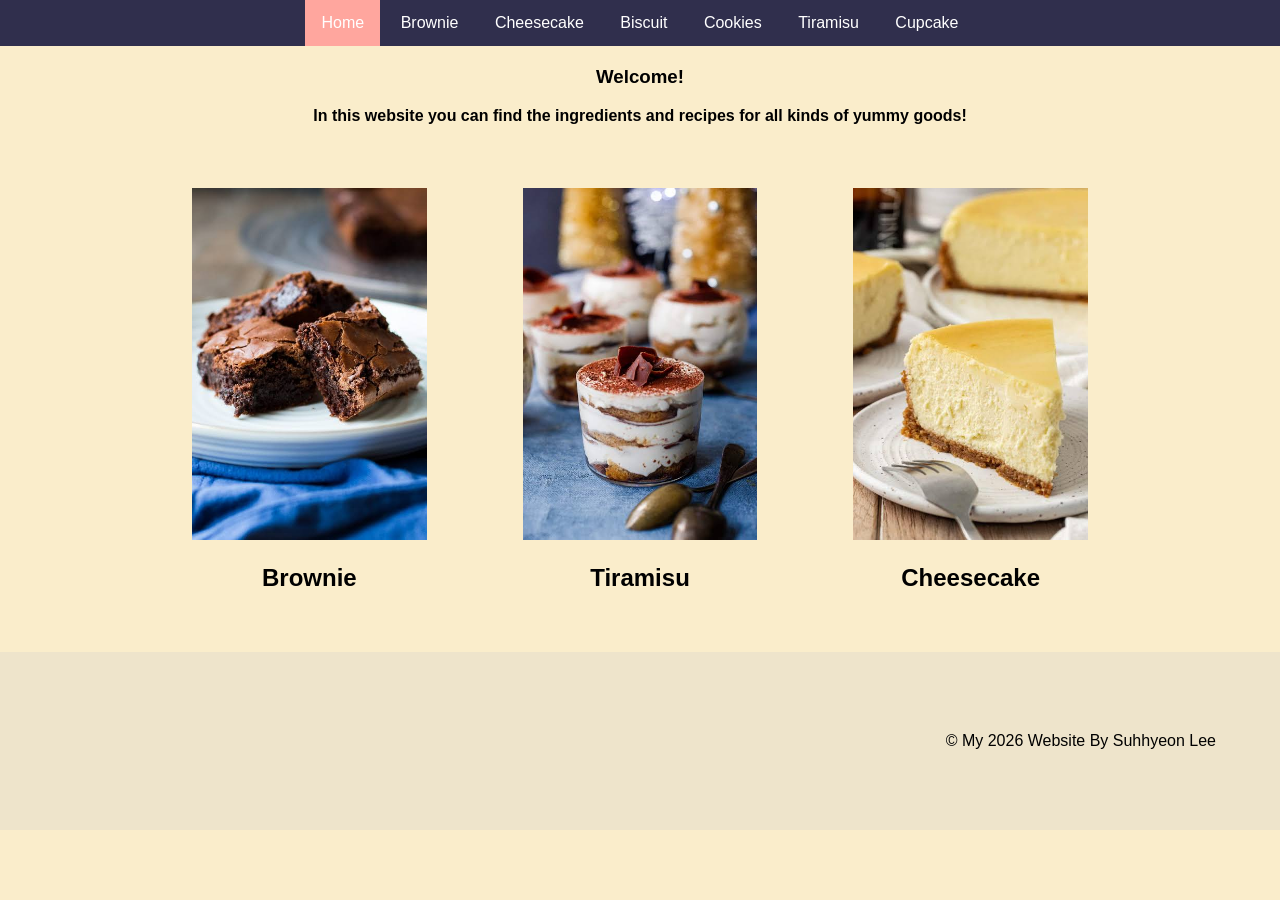
<file: website/index.html>
<!DOCTYPE html>
<html lang="en">
<head>
    <meta charset="UTF-8">
    <meta name="viewport" content="width=device-width, initial-scale=1.0">
    <link rel="stylesheet" href="style.css">
    <title>Suhhyeon's portolio</title>
</head>
<!-- This is the main body of the website- ALL your content goes AFTER the <body> tag and before the </body> tag -->
<body>
    <nav class= "navbar">
        <nav>
            <ul>
              <li id="active"><a href="index.html">Home</a></li>
              <li><a href="brownie.html">Brownie</a></li>
              <li><a href="cheesecake.html">Cheesecake</a></li>
              <li><a href="biscuit.html">Biscuit</a></li>
              <li><a href="cookies.html">Cookies</a></li>
              <li><a href="tiramisu.html">Tiramisu</a></li>
              <li><a href="cupcake.html">Cupcake</a></li>
            </ul>
        </nav>
<!-- Topic one ------------------------------------------------------------------------------------------------- -->
    <!-- The First Topic Section -->
        <section class="topic">
        <!-- the topic title a big bar with text in it -->
        <div class="topic-title">
            <h1>Welcome!</h1>
            <h2>In this website you can find the ingredients and recipes for all kinds of yummy goods!</h2>
        </div>
        <!-- now a three column grid of images -->
        <div class="topic-content">
            <!-- one "card" which includes an image with a text below it -->
            <div class="topic-card">
                <img src="brownies.jpg" alt="change this too!">
                <h2 class="topic-card-text">Brownie</h2>
            </div>
            <div class="topic-card">
                <img src="tiramisu.jpg" alt="change this too!">
                <h2 class="topic-card-text">Tiramisu</h2>
            </div>
            <div class="topic-card">
                <img src="cheesecake.jpg" alt="change this too!">
                <h2 class="topic-card-text">Cheesecake</h2>
            </div>
        </div>
    </section>
<!-- End of topic one------------------------------------------------------------------------------------------ -->

<!-- Copy and paste the section from above to make your next section -->



    <!-- A Simple Website Footer ------------------------------------------------------------------------------ -->
    <footer class="footer">
        <p>&copy; My 2026 Website By Suhhyeon Lee</p>
    </footer>

<!-- The end of the whole page- no more content after this! -->
 
</body>
</html>
</file>
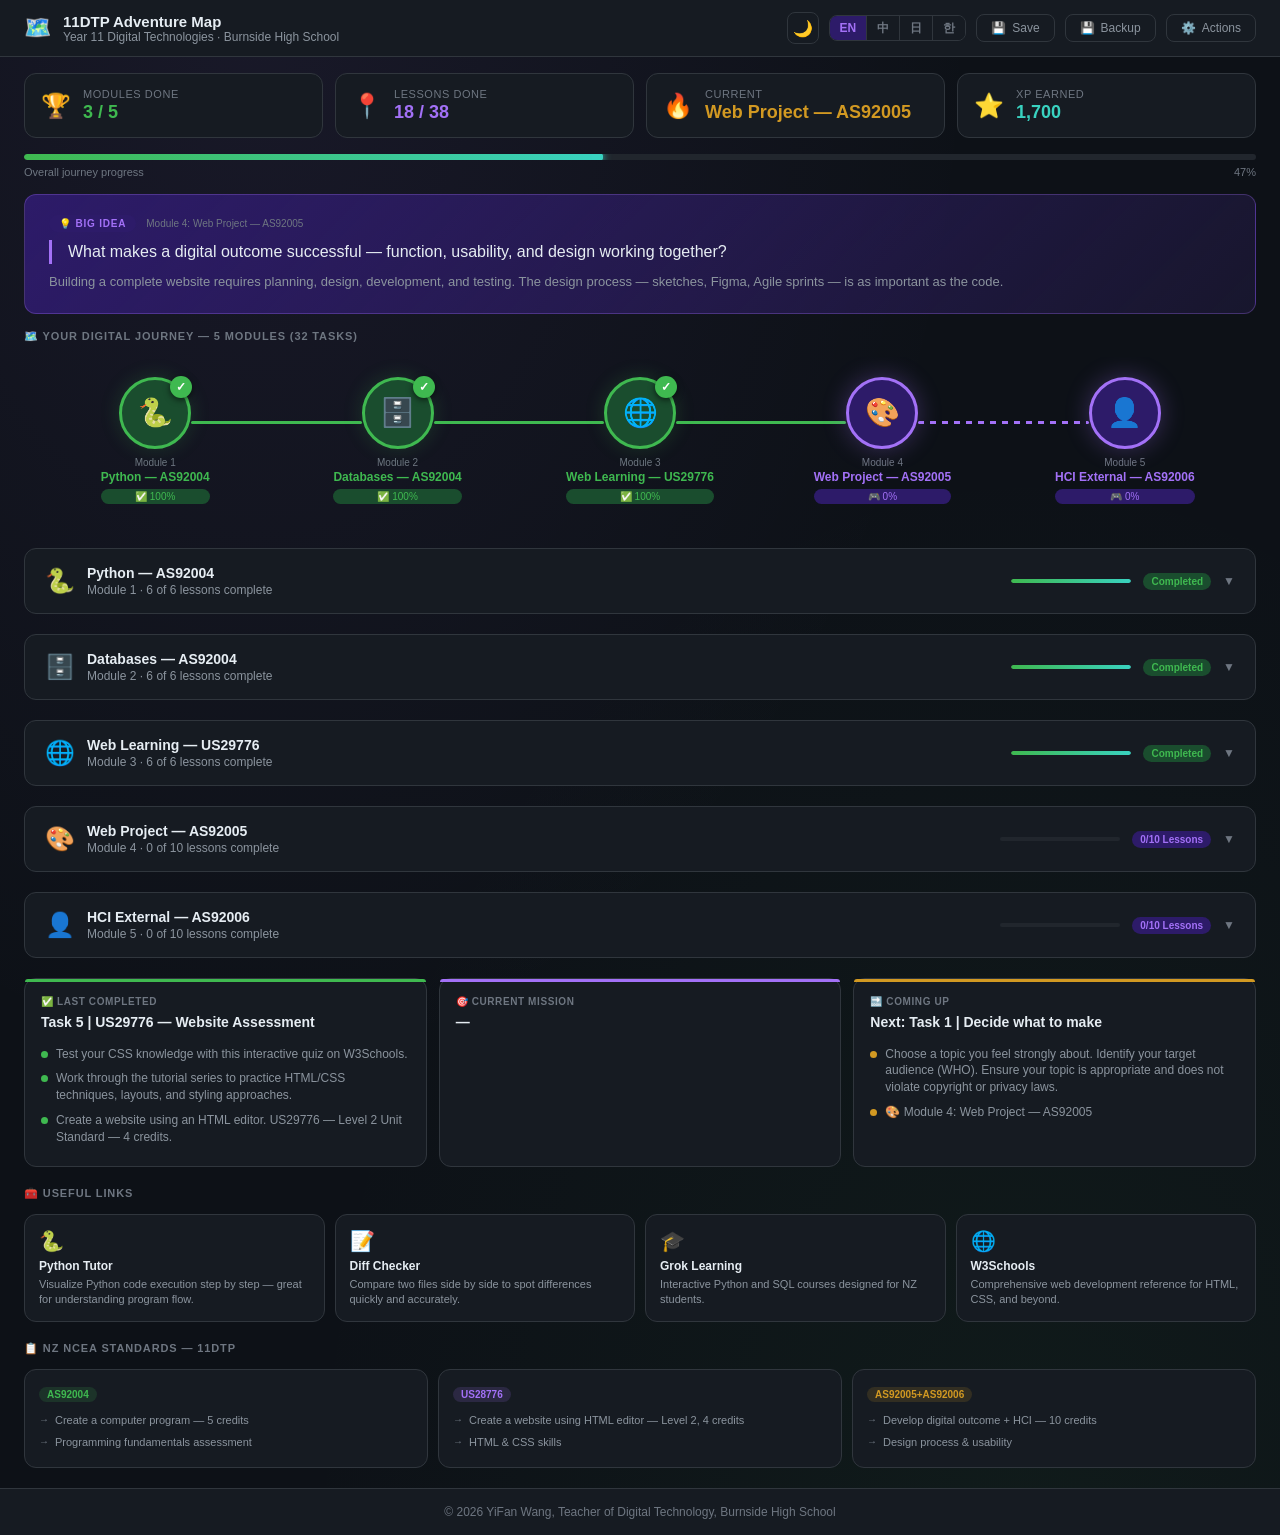
<file: 11dtp_adventure_map.html>
<!DOCTYPE html>
<html lang="en">
<head>
<meta charset="UTF-8">
<meta name="viewport" content="width=device-width, initial-scale=1.0">
<title>11DTP Adventure Map — Burnside High School</title>
<style>

/* ═══════════════════════════════════════════
   BASE RESET & THEME
   ═══════════════════════════════════════════ */
*{box-sizing:border-box;margin:0;padding:0}
:root{
  --bg:#0D1117;--bg2:#161B22;--bg3:#21262D;
  --border:#30363D;--border2:#484F58;
  --text:#E6EDF3;--text2:#8B949E;--text3:#6E7681;
  --green:#3FB950;--green-dim:#1A4D2E;--green-glow:#238636;
  --purple:#A371F7;--purple-dim:#2D1B69;--purple-glow:#8957E5;
  --amber:#D29922;--amber-dim:#3D2E00;--amber-glow:#9E6A03;
  --red:#F85149;--blue:#58A6FF;--cyan:#39D2C0;
  --module-done:#3FB950;--module-current:#A371F7;--module-locked:#6E7681;
  --radius:12px;--radius-sm:8px;
  --overlay:rgba(0,0,0,0.6);
  --text-inverse:rgba(255,255,255,0.85);
  --ghost-hover:rgba(255,255,255,0.06);
  --ghost-active:rgba(255,255,255,0.1);
  --dropdown-bg:#1e2130;
  --dropdown-border:rgba(255,255,255,0.08);
  --shadow-dropdown:0 8px 32px rgba(0,0,0,.5),0 2px 8px rgba(0,0,0,.3);
  --btn-white:#fff;
  --bg-gradient-1:rgba(163,113,247,0.08);
  --bg-gradient-2:rgba(63,185,80,0.06);
}
[data-theme="light"]{
  --bg:#F6F8FA;--bg2:#FFFFFF;--bg3:#F0F2F5;
  --border:#D0D7DE;--border2:#AFB8C1;
  --text:#1F2328;--text2:#656D76;--text3:#8B949E;
  --green:#1A7F37;--green-dim:#DAFBE1;--green-glow:#1A7F37;
  --purple:#8250DF;--purple-dim:#FBEFFF;--purple-glow:#8250DF;
  --amber:#9A6700;--amber-dim:#FFF8C5;--amber-glow:#9A6700;
  --red:#CF222E;--blue:#0969DA;--cyan:#0550AE;
  --module-done:#1A7F37;--module-current:#8250DF;--module-locked:#AFB8C1;
  --overlay:rgba(0,0,0,0.3);
  --text-inverse:rgba(0,0,0,0.85);
  --ghost-hover:rgba(0,0,0,0.04);
  --ghost-active:rgba(0,0,0,0.08);
  --dropdown-bg:#FFFFFF;
  --dropdown-border:rgba(0,0,0,0.1);
  --shadow-dropdown:0 8px 32px rgba(0,0,0,.12),0 2px 8px rgba(0,0,0,.08);
  --btn-white:#fff;
  --bg-gradient-1:rgba(130,80,223,0.06);
  --bg-gradient-2:rgba(26,127,55,0.04);
}
.theme-toggle{
  width:32px;height:32px;border-radius:var(--radius-sm);
  border:1px solid var(--border);background:var(--bg2);color:var(--text2);
  cursor:pointer;font-size:16px;display:flex;align-items:center;justify-content:center;
  transition:all .2s;
}
.theme-toggle:hover{border-color:var(--border2);color:var(--text);background:var(--bg3)}
html{font-size:16px}
body{
  font-family:-apple-system,BlinkMacSystemFont,'Segoe UI',Helvetica,Arial,sans-serif;
  background:var(--bg);color:var(--text);
  min-height:100vh;overflow-x:hidden;
  background-image:
    radial-gradient(ellipse at 20% 0%, var(--bg-gradient-1) 0%, transparent 50%),
    radial-gradient(ellipse at 80% 100%, var(--bg-gradient-2) 0%, transparent 50%);
}

/* ═══════════════════════════════════════════
   TOP NAV BAR
   ═══════════════════════════════════════════ */
.topbar{
  position:sticky;top:0;z-index:100;
  background:var(--bg2);
  border-bottom:1px solid var(--border);
  padding:12px 24px;display:flex;align-items:center;justify-content:space-between;
}
.topbar-left{display:flex;align-items:center;gap:12px}
.topbar-logo{font-size:22px}
.topbar-title{font-size:15px;font-weight:600;color:var(--text)}
.topbar-sub{font-size:12px;color:var(--text2)}
.topbar-right{display:flex;align-items:center;gap:10px;flex-wrap:wrap}

/* Dropdown menu */
.dropdown{position:relative}
.dropdown-btn{
  padding:6px 14px;border-radius:var(--radius-sm);
  font-size:12px;font-weight:500;cursor:pointer;
  border:1px solid var(--border);background:var(--bg2);color:var(--text2);
  transition:all .2s;display:flex;align-items:center;gap:6px;
}
.dropdown-btn:hover{border-color:var(--border2);background:var(--bg3)}
.dropdown-menu{
  position:absolute;top:calc(100% + 6px);right:0;
  background:var(--dropdown-bg);border:1px solid var(--dropdown-border);
  border-radius:10px;box-shadow:var(--shadow-dropdown);
  min-width:180px;z-index:100;padding:6px 0;
  opacity:0;visibility:hidden;transform:translateY(-4px);
  transition:all .15s ease;
}
.dropdown.open .dropdown-menu{opacity:1;visibility:visible;transform:translateY(0)}
.dropdown-item{
  display:flex;align-items:center;gap:10px;
  padding:10px 16px;font-size:13px;color:var(--text-inverse);
  cursor:pointer;transition:all .15s;border:none;background:none;width:100%;text-align:left;
  letter-spacing:0.01em;
}
.dropdown-item:hover{background:var(--ghost-hover);color:var(--text)}
.dropdown-item:active{background:var(--ghost-active)}
.btn{
  padding:6px 14px;border-radius:var(--radius-sm);
  font-size:12px;font-weight:500;cursor:pointer;
  border:1px solid var(--border);background:var(--bg2);color:var(--text2);
  transition:all .2s;display:flex;align-items:center;gap:6px;
}
.btn:hover{border-color:var(--border2);color:var(--text);background:var(--bg3)}
.btn-purple{border-color:var(--purple);color:var(--purple);background:var(--purple-dim)}
.btn-purple:hover{background:var(--purple);color:var(--btn-white)}

.lang-switch{
  display:flex;gap:0;border:1px solid var(--border);border-radius:var(--radius-sm);overflow:hidden;
}
.lang-btn{
  padding:6px 10px;font-size:12px;font-weight:600;cursor:pointer;
  border:none;background:var(--bg2);color:var(--text3);
  transition:all .2s;line-height:1;
}
.lang-btn:not(:last-child){border-right:1px solid var(--border)}
.lang-btn.active{background:var(--purple-dim);color:var(--purple)}
.lang-btn:hover:not(.active){background:var(--bg3);color:var(--text2)}

/* ═══════════════════════════════════════════
   OVERVIEW STATS BAR
   ═══════════════════════════════════════════ */
.stats-bar{
  display:flex;gap:12px;padding:16px 24px;flex-wrap:wrap;
}
.stat-card{
  flex:1;min-width:120px;
  background:var(--bg2);border:1px solid var(--border);border-radius:var(--radius);
  padding:14px 16px;display:flex;align-items:center;gap:12px;
}
.stat-icon{font-size:24px;flex-shrink:0}
.stat-info{display:flex;flex-direction:column}
.stat-label{font-size:11px;color:var(--text3);text-transform:uppercase;letter-spacing:.05em}
.stat-value{font-size:18px;font-weight:700;margin-top:2px}
.stat-value.green{color:var(--green)}
.stat-value.purple{color:var(--purple)}
.stat-value.amber{color:var(--amber)}

/* ═══════════════════════════════════════════
   PROGRESS OVERALL BAR
   ═══════════════════════════════════════════ */
.progress-section{padding:0 24px 16px}
.progress-track{
  height:6px;background:var(--bg3);border-radius:3px;overflow:hidden;position:relative;
}
.progress-fill{
  height:100%;border-radius:3px;
  background:linear-gradient(90deg, var(--green), var(--cyan));
  transition:width .6s cubic-bezier(.22,1,.36,1);
  position:relative;
}
.progress-fill::after{
  content:'';position:absolute;right:0;top:50%;transform:translateY(-50%);
  width:12px;height:12px;border-radius:50%;
  background:var(--cyan);box-shadow:0 0 8px var(--cyan);
}
.progress-label{display:flex;justify-content:space-between;margin-top:6px}
.progress-label span{font-size:11px;color:var(--text3)}

/* ═══════════════════════════════════════════
   BIG IDEA BANNER
   ═══════════════════════════════════════════ */
.big-idea-banner{
  margin:0 24px 16px;padding:20px 24px;
  background:linear-gradient(135deg, var(--purple-dim) 0%, rgba(89,55,175,0.15) 100%);
  border:1px solid rgba(163,113,247,0.3);border-radius:var(--radius);
  cursor:pointer;transition:all .3s;position:relative;overflow:hidden;
}
.big-idea-banner::before{
  content:'';position:absolute;top:-50%;right:-20%;width:200px;height:200px;
  background:radial-gradient(circle, rgba(163,113,247,0.15), transparent 70%);
  pointer-events:none;
}
.big-idea-banner:hover{border-color:var(--purple);transform:translateY(-1px)}
.bi-header{display:flex;align-items:center;gap:10px;margin-bottom:8px}
.bi-tag{
  font-size:10px;font-weight:600;text-transform:uppercase;letter-spacing:.08em;
  padding:3px 10px;border-radius:20px;
  background:var(--purple-dim);color:var(--purple);
}
.bi-module-tag{font-size:10px;color:var(--text3)}
.bi-quote{
  font-size:16px;font-weight:500;color:var(--text);line-height:1.5;
  margin-bottom:8px;padding-left:16px;border-left:3px solid var(--purple);
}
.bi-desc{font-size:13px;color:var(--text2);line-height:1.6}
.bi-maori{font-size:12px;font-style:italic;color:var(--purple);margin-top:8px;opacity:.8}

/* ═══════════════════════════════════════════
   MODULE MAP (MAIN ADVENTURE MAP)
   ═══════════════════════════════════════════ */
.map-section{padding:0 24px 24px}
.section-label{
  font-size:11px;font-weight:600;text-transform:uppercase;letter-spacing:.08em;
  color:var(--text3);margin-bottom:14px;
}

.module-map{
  display:flex;gap:0;align-items:stretch;overflow-x:auto;
  padding:20px 10px;scrollbar-width:thin;
  scrollbar-color:var(--border) transparent;
}
.module-map::-webkit-scrollbar{height:6px}
.module-map::-webkit-scrollbar-track{background:transparent}
.module-map::-webkit-scrollbar-thumb{background:var(--border);border-radius:3px}

.module-node{
  flex:1;min-width:140px;display:flex;flex-direction:column;align-items:center;
  cursor:pointer;position:relative;transition:all .3s;
}
.module-node:not(:last-child)::after{
  content:'';position:absolute;top:44px;left:calc(50% + 36px);
  width:calc(100% - 72px);height:3px;z-index:1;
  border-radius:2px;transition:all .4s;
}
/* connector states */
.module-node.m-done:not(:last-child)::after{background:var(--green)}
.module-node.m-current:not(:last-child)::after{
  background:repeating-linear-gradient(90deg, var(--purple) 0 6px, transparent 6px 12px);
  animation:dash-flow 1s linear infinite;
}
.module-node.m-locked:not(:last-child)::after{
  background:repeating-linear-gradient(90deg, var(--border) 0 4px, transparent 4px 8px);
}
@keyframes dash-flow{to{background-position:12px 0}}

.node-circle{
  width:72px;height:72px;border-radius:50%;
  display:flex;align-items:center;justify-content:center;
  font-size:28px;position:relative;z-index:2;
  transition:all .3s;border:3px solid transparent;
}
.m-done .node-circle{
  background:var(--green-dim);border-color:var(--green);
  box-shadow:0 0 20px rgba(63,185,80,0.2);
}
.m-current .node-circle{
  background:var(--purple-dim);border-color:var(--purple);
  box-shadow:0 0 24px rgba(163,113,247,0.3);
  animation:pulse-current 2s ease-in-out infinite;
}
.m-locked .node-circle{
  background:var(--bg2);border-color:var(--border);
}
@keyframes pulse-current{
  0%,100%{box-shadow:0 0 24px rgba(163,113,247,0.3)}
  50%{box-shadow:0 0 36px rgba(163,113,247,0.5)}
}
.node-check{
  position:absolute;top:-4px;right:-4px;width:22px;height:22px;border-radius:50%;
  background:var(--green);display:flex;align-items:center;justify-content:center;
  font-size:12px;color:var(--btn-white);font-weight:700;z-index:3;
  box-shadow:0 2px 6px var(--overlay);
}
.node-label{margin-top:8px;text-align:center}
.node-num{font-size:10px;color:var(--text3);font-weight:500}
.node-name{font-size:12px;font-weight:600;margin-top:2px;line-height:1.3}
.m-done .node-name{color:var(--green)}
.m-current .node-name{color:var(--purple)}
.m-locked .node-name{color:var(--text3)}
.node-status{
  font-size:10px;margin-top:4px;padding:2px 10px;border-radius:20px;font-weight:500;
}
.m-done .node-status{background:var(--green-dim);color:var(--green)}
.m-current .node-status{background:var(--purple-dim);color:var(--purple)}
.m-locked .node-status{background:var(--bg2);color:var(--text3);border:1px solid var(--border)}

.module-node:hover{transform:translateY(-4px)}
.module-node.m-locked:hover{transform:translateY(-2px)}

/* ═══════════════════════════════════════════
   LESSON DETAIL PANEL (per module)
   ═══════════════════════════════════════════ */
.lesson-detail{
  margin:0 24px 20px;
  background:var(--bg2);border:1px solid var(--border);border-radius:var(--radius);
  overflow:hidden;transition:all .3s;
}
.ld-header{
  padding:16px 20px;display:flex;align-items:center;justify-content:space-between;
  cursor:pointer;transition:background .2s;
}
.ld-header:hover{background:var(--bg3)}
.ld-left{display:flex;align-items:center;gap:12px}
.ld-emoji{font-size:24px}
.ld-title{font-size:14px;font-weight:600;color:var(--text)}
.ld-subtitle{font-size:12px;color:var(--text2);margin-top:2px}
.ld-progress-bar{
  width:120px;height:4px;background:var(--bg3);border-radius:2px;overflow:hidden;
}
.ld-progress-fill{
  height:100%;border-radius:2px;transition:width .4s;
  background:linear-gradient(90deg, var(--green), var(--cyan));
}
.ld-badge{
  font-size:10px;padding:3px 8px;border-radius:10px;font-weight:600;
}
.ld-body{padding:0 20px;max-height:0;overflow:hidden;transition:max-height .4s ease,padding .4s}
.ld-body.open{max-height:4000px;padding:0 20px 20px}

.lesson-steps{display:flex;flex-direction:column;gap:8px;margin-top:4px}
.lesson-step{
  display:flex;align-items:center;gap:12px;
  padding:12px 14px;border-radius:var(--radius-sm);
  background:var(--bg);border:1px solid var(--border);
  cursor:pointer;transition:all .2s;position:relative;
}
.lesson-step:hover{border-color:var(--border2);background:var(--bg3)}
.step-checkbox{
  width:24px;height:24px;border-radius:6px;flex-shrink:0;
  display:flex;align-items:center;justify-content:center;
  font-size:13px;cursor:pointer;transition:all .2s;
  border:2px solid var(--border);
}
.step-checkbox.s-done{background:var(--green);border-color:var(--green);color:var(--btn-white)}
.step-checkbox.s-current{border-color:var(--purple);background:var(--purple-dim);color:var(--purple)}
.step-checkbox.s-locked{border-color:var(--border);color:var(--text3)}
.step-checkbox.s-todo{border-color:var(--border);color:var(--text3)}
.step-info{flex:1;min-width:0}
.step-title{font-size:13px;font-weight:500;color:var(--text);line-height:1.3}
.step-desc{font-size:11px;color:var(--text2);margin-top:2px;line-height:1.4}
.step-tag{
  font-size:10px;padding:2px 8px;border-radius:10px;font-weight:500;flex-shrink:0;
}
.tag-done{background:var(--green-dim);color:var(--green)}
.tag-current{background:var(--purple-dim);color:var(--purple)}
.tag-locked{background:var(--bg2);color:var(--text3);border:1px solid var(--border)}
.tag-todo{background:var(--bg2);color:var(--text3)}
.tag-optional{background:rgba(139,148,158,0.12);color:var(--text3);border:1px dashed var(--border)}
.lesson-step.is-optional{opacity:.65;border-left:2px dashed var(--border3) !important}
.lesson-step.is-optional:hover{opacity:1}

/* ═══════════════════════════════════════════
   THREE COLUMNS INFO
   ═══════════════════════════════════════════ */
.info-grid{
  display:grid;grid-template-columns:1fr 1fr 1fr;gap:12px;
  padding:0 24px 20px;
}
.info-card{
  background:var(--bg2);border:1px solid var(--border);border-radius:var(--radius);
  padding:16px;transition:all .2s;
}
.info-card:hover{border-color:var(--border2)}
.ic-top-line{height:3px;border-radius:2px;margin:-16px -16px 14px;border-radius:var(--radius) var(--radius) 0 0}
.ic-green .ic-top-line{background:var(--green)}
.ic-purple .ic-top-line{background:var(--purple)}
.ic-amber .ic-top-line{background:var(--amber)}
.ic-label{
  font-size:10px;font-weight:600;text-transform:uppercase;letter-spacing:.06em;
  color:var(--text3);margin-bottom:6px;
}
.ic-title{font-size:14px;font-weight:600;color:var(--text);margin-bottom:10px;line-height:1.3}
.ic-list{list-style:none}
.ic-list li{
  font-size:12px;color:var(--text2);padding:4px 0;
  display:flex;gap:8px;align-items:flex-start;line-height:1.4;
}
.ic-dot{width:7px;height:7px;border-radius:50%;flex-shrink:0;margin-top:5px}
.ic-dot.green{background:var(--green)}
.ic-dot.purple{background:var(--purple)}
.ic-dot.amber{background:var(--amber)}

/* ═══════════════════════════════════════════
   TOOLS SECTION
   ═══════════════════════════════════════════ */
.tools-section{padding:0 24px 20px}
.tools-grid{display:grid;grid-template-columns:repeat(4,1fr);gap:10px}
.tool-card{
  background:var(--bg2);border:1px solid var(--border);border-radius:var(--radius);
  padding:14px;cursor:pointer;transition:all .25s;
}
.tool-card:hover{border-color:var(--purple);transform:translateY(-2px);
  box-shadow:var(--shadow-dropdown)}
.t-icon{font-size:20px;margin-bottom:6px}
.t-name{font-size:12px;font-weight:600;color:var(--text);margin-bottom:4px}
.t-tip{font-size:11px;color:var(--text2);line-height:1.4}

/* ═══════════════════════════════════════════
   BACKUP SECTION
   ═══════════════════════════════════════════ */
/* ═══════════════════════════════════════════
   NZ CURRICULUM ALIGNED SECTION
   ═══════════════════════════════════════════ */
.curriculum-section{padding:0 24px 20px}
.po-grid{display:grid;grid-template-columns:1fr 1fr 1fr;gap:10px}
.po-card{
  background:var(--bg2);border:1px solid var(--border);border-radius:var(--radius);
  padding:14px;position:relative;overflow:hidden;
}
.po-level{
  font-size:10px;font-weight:600;padding:2px 8px;border-radius:10px;
  display:inline-block;margin-bottom:8px;
}
.po-level.l3{background:rgba(63,185,80,0.15);color:var(--green)}
.po-level.l4{background:rgba(163,113,247,0.15);color:var(--purple)}
.po-level.l5{background:rgba(210,153,34,0.15);color:var(--amber)}
.po-items{list-style:none}
.po-items li{
  font-size:11px;color:var(--text2);padding:3px 0;line-height:1.4;
  display:flex;gap:6px;align-items:flex-start;
}
.po-items li::before{content:'→';color:var(--text3);flex-shrink:0;font-size:10px}

/* ═══════════════════════════════════════════
   SUBMODULE GROUPS (within lesson detail)
   ═══════════════════════════════════════════ */
.submodule-group{
  margin-bottom:12px;
  border:1px solid var(--border);
  border-radius:var(--radius-sm);
  overflow:hidden;
  background:var(--ghost-hover);
}
.submodule-header{
  display:flex;align-items:center;justify-content:space-between;
  padding:10px 14px;cursor:pointer;
  background:var(--bg3);
  border-bottom:1px solid var(--border);
  transition:background .2s;
}
.submodule-header:hover{background:var(--ghost-hover)}
.submodule-header-left{
  display:flex;align-items:center;gap:8px;
}
.submodule-emoji{font-size:16px}
.submodule-name{font-size:13px;font-weight:600;color:var(--text)}
.submodule-topic{font-size:10px;color:var(--text3);padding:1px 6px;border-radius:8px;background:var(--bg2)}
.submodule-progress{
  width:80px;height:4px;background:var(--bg);border-radius:2px;overflow:hidden;
}
.submodule-progress-fill{height:100%;border-radius:2px;transition:width .4s;background:linear-gradient(90deg,var(--green),var(--cyan))}
.submodule-badge{
  font-size:10px;padding:2px 8px;border-radius:10px;font-weight:500;
  background:var(--bg2);color:var(--text3);
}
.submodule-lessons{padding:4px}
.submodule-lessons.open{padding:4px}

/* ═══════════════════════════════════════════
   CONFETTI / CELEBRATION
   ═══════════════════════════════════════════ */
.confetti-container{
  position:fixed;top:0;left:0;width:100%;height:100%;
  pointer-events:none;z-index:1000;overflow:hidden;
}
.confetti-piece{
  position:absolute;width:10px;height:10px;top:-20px;
  animation:confetti-fall 3s ease-in forwards;
}
@keyframes confetti-fall{
  0%{transform:translateY(0) rotate(0deg);opacity:1}
  100%{transform:translateY(100vh) rotate(720deg);opacity:0}
}

/* ═══════════════════════════════════════════
   SITE FOOTER
   ═══════════════════════════════════════════ */
.site-footer{
  text-align:center;
  padding:16px 20px;
  font-size:12px;
  color:var(--text3);
  border-top:1px solid var(--border);
  background:var(--bg2);
  margin-top:auto;
}

/* ═══════════════════════════════════════════
   MODAL (Big Idea / Lesson Detail)
   ═══════════════════════════════════════════ */
.modal-overlay{
  position:fixed;top:0;left:0;width:100%;height:100%;
  background:var(--overlay);backdrop-filter:blur(4px);
  z-index:500;display:none;align-items:center;justify-content:center;
}
.modal-overlay.active{display:flex}
.modal{
  background:var(--bg2);border:1px solid var(--border);border-radius:16px;
  padding:28px 32px;max-width:600px;width:90%;max-height:80vh;overflow-y:auto;
  position:relative;animation:modal-in .3s ease;
}
@keyframes modal-in{from{opacity:0;transform:translateY(20px) scale(.96)}to{opacity:1;transform:none}}
.modal-close{
  position:absolute;top:12px;right:16px;
  width:32px;height:32px;border-radius:8px;
  display:flex;align-items:center;justify-content:center;
  cursor:pointer;color:var(--text3);font-size:18px;
  background:var(--bg3);border:1px solid var(--border);
  transition:all .2s;
}
.modal-close:hover{color:var(--text);border-color:var(--border2)}
.modal h2{font-size:18px;font-weight:600;color:var(--text);margin-bottom:12px}
.modal p{font-size:13px;color:var(--text2);line-height:1.7;margin-bottom:12px}
.modal .highlight{color:var(--purple);font-weight:500}

/* ═══════════════════════════════════════════
   RESPONSIVE
   ═══════════════════════════════════════════ */
@media(max-width:900px){
  .info-grid,.po-grid{grid-template-columns:1fr}
  .tools-grid{grid-template-columns:1fr 1fr}
  .stats-bar{flex-wrap:wrap}
  .stat-card{min-width:100px}
}
@media(max-width:600px){
  .tools-grid{grid-template-columns:1fr}
  .module-map{padding:16px 6px}
  .module-node{min-width:110px}
  .node-circle{width:56px;height:56px;font-size:22px}
}

/* ═══════════════════════════════════════════
   BATCH SELECT MODAL
   ═══════════════════════════════════════════ */
.batch-modal-overlay{
  position:fixed;top:0;left:0;width:100%;height:100%;
  background:var(--overlay);backdrop-filter:blur(6px);
  z-index:500;display:none;align-items:flex-start;justify-content:center;
  padding:80px 20px 120px;overflow-y:auto;
}
.batch-modal-overlay.active{display:flex}
.batch-modal{
  background:var(--bg2);border:1px solid var(--border);border-radius:16px;
  padding:0;width:90%;max-width:700px;
  animation:modal-in .3s ease;
  display:flex;flex-direction:column;
  max-height:calc(100vh - 200px);
}
.bm-header{
  padding:20px 24px;border-bottom:1px solid var(--border);
  display:flex;align-items:center;justify-content:space-between;
  position:sticky;top:0;background:var(--bg2);z-index:2;border-radius:16px 16px 0 0;
}
.bm-title{font-size:16px;font-weight:600;color:var(--text);display:flex;align-items:center;gap:8px}
.bm-count{
  font-size:12px;padding:3px 10px;border-radius:20px;
  background:var(--purple-dim);color:var(--purple);font-weight:600;
}
.bm-close{
  width:32px;height:32px;border-radius:8px;
  display:flex;align-items:center;justify-content:center;
  cursor:pointer;color:var(--text3);font-size:18px;
  background:var(--bg3);border:1px solid var(--border);transition:all .2s;
}
.bm-close:hover{color:var(--text);border-color:var(--border2)}
.bm-modules{padding:8px 0;overflow-y:auto;flex:1;min-height:0}
.bm-module{border-bottom:1px solid var(--border)}
.bm-module:last-child{border-bottom:none}
.bm-mod-header{
  padding:12px 24px;display:flex;align-items:center;gap:10px;
  cursor:pointer;transition:background .2s;
}
.bm-mod-header:hover{background:var(--bg3)}
.bm-mod-emoji{font-size:18px}
.bm-mod-name{font-size:13px;font-weight:600;color:var(--text);flex:1}
.bm-mod-progress{font-size:11px;color:var(--text3)}
.bm-mod-check{
  width:20px;height:20px;border-radius:5px;border:2px solid var(--border);
  display:flex;align-items:center;justify-content:center;
  font-size:11px;cursor:pointer;transition:all .2s;color:transparent;flex-shrink:0;
}
.bm-mod-check.checked{background:var(--purple);border-color:var(--purple);color:var(--btn-white)}
.bm-lessons{display:none;padding:0 24px 12px 54px}
.bm-lessons.open{display:block}
.bm-lesson{
  display:flex;align-items:center;gap:10px;
  padding:10px 12px;border-radius:var(--radius-sm);
  cursor:pointer;transition:all .15s;margin-bottom:4px;
}
.bm-lesson:hover{background:var(--bg3)}
.bm-lesson.bm-sel{
  background:var(--purple-dim);  border:1px solid rgba(163,113,247,0.3);
}
.bm-lcheck{
  width:22px;height:22px;border-radius:6px;border:2px solid var(--border);
  display:flex;align-items:center;justify-content:center;
  font-size:12px;cursor:pointer;transition:all .2s;color:transparent;flex-shrink:0;
}
.bm-lcheck.checked{background:var(--purple);border-color:var(--purple);color:var(--btn-white)}
.bm-linfo{flex:1;min-width:0}
.bm-ltitle{font-size:13px;font-weight:500;color:var(--text);line-height:1.3}
.bm-ldesc{font-size:11px;color:var(--text2);margin-top:2px;line-height:1.4}
.bm-lstatus{
  font-size:10px;padding:2px 8px;border-radius:10px;font-weight:500;flex-shrink:0;
}
.bm-lstatus.s-done{background:var(--green-dim);color:var(--green)}
.bm-lstatus.s-current{background:var(--purple-dim);color:var(--purple)}
.bm-lstatus.s-todo{background:var(--bg3);color:var(--text3)}

/* ═══════════════════════════════════════════
   COMPULSORY / OPTIONAL MODAL
   ═══════════════════════════════════════════ */
.co-modal-overlay{
  position:fixed;top:0;left:0;width:100%;height:100%;
  background:var(--overlay);backdrop-filter:blur(4px);
  z-index:501;display:none;align-items:center;justify-content:center;
}
.co-modal-overlay.active{display:flex}
.co-modal{
  background:var(--bg2);border:1px solid var(--border);border-radius:16px;
  padding:0;width:90%;max-width:700px;
  animation:modal-in .3s ease;
  display:flex;flex-direction:column;
  max-height:calc(100vh - 200px);
}
.co-header{
  padding:20px 24px 16px;
  border-bottom:1px solid var(--border);
  display:flex;align-items:center;justify-content:space-between;
}
.co-title-wrap{display:flex;align-items:center;gap:10px}
.co-title-wrap .bm-title{flex-direction:row;gap:8px}
.co-close{
  width:32px;height:32px;border-radius:8px;
  display:flex;align-items:center;justify-content:center;
  cursor:pointer;color:var(--text3);font-size:18px;
  background:var(--bg3);border:1px solid var(--border);
  transition:all .2s;flex-shrink:0;
}
.co-close:hover{color:var(--text);border-color:var(--border2)}
.co-modules{padding:8px 0;overflow-y:auto;flex:1;min-height:0}
.co-module{border-bottom:1px solid var(--border)}
.co-module:last-child{border-bottom:none}
.co-mod-header{
  padding:12px 24px;display:flex;align-items:center;gap:10px;
  cursor:pointer;transition:background .2s;
}
.co-mod-header:hover{background:var(--bg3)}
.co-mod-emoji{font-size:18px}
.co-mod-name{font-size:13px;font-weight:600;color:var(--text);flex:1}
.co-mod-count{font-size:11px;color:var(--text3)}
.co-mod-toggle{
  font-size:10px;padding:3px 10px;border-radius:10px;font-weight:500;
  cursor:pointer;transition:all .2s;flex-shrink:0;
  border:1px solid var(--border);background:var(--bg);color:var(--text2);
}
.co-mod-toggle:hover{border-color:var(--border2);color:var(--text)}
.co-lessons{display:none;padding:0 24px 12px 54px}
.co-lessons.open{display:block}
.co-lesson{
  display:flex;align-items:center;gap:10px;
  padding:10px 12px;border-radius:var(--radius-sm);
  margin-bottom:4px;transition:all .15s;
}
.co-linfo{flex:1;min-width:0}
.co-ltitle{font-size:13px;font-weight:500;color:var(--text);line-height:1.3}
.co-ldesc{font-size:11px;color:var(--text2);margin-top:2px;line-height:1.4}
.co-toggle{
  font-size:11px;padding:4px 12px;border-radius:10px;font-weight:600;
  cursor:pointer;transition:all .2s;flex-shrink:0;white-space:nowrap;
  border:1px solid;user-select:none;
}
.co-toggle.compulsory{
  background:rgba(63,185,80,0.12);border-color:rgba(63,185,80,0.3);color:var(--green);
}
.co-toggle.optional{
  background:rgba(139,148,158,0.08);border-color:var(--border);color:var(--text3);
}
.co-toggle:hover{opacity:.85}
.co-footer{
  padding:16px 24px;border-top:1px solid var(--border);
  display:flex;align-items:center;justify-content:flex-end;gap:12px;
  position:sticky;bottom:0;background:var(--bg2);border-radius:0 0 16px 16px;
  z-index:1;
}
.bm-footer{
  padding:16px 24px;border-top:1px solid var(--border);
  display:flex;align-items:center;justify-content:space-between;gap:12px;
  position:sticky;bottom:0;background:var(--bg2);border-radius:0 0 16px 16px;
}
.bm-footer-left{display:flex;gap:8px}
.bm-btn{
  padding:10px 20px;border-radius:var(--radius-sm);
  font-size:13px;font-weight:600;cursor:pointer;
  border:none;transition:all .2s;
}
.bm-btn:disabled{opacity:.4;cursor:not-allowed;transform:none !important}
.bm-btn-done{background:var(--green);color:var(--btn-white)}
.bm-btn-done:hover:not(:disabled){opacity:.9;transform:translateY(-1px)}
.bm-btn-undo{background:var(--amber);color:#000}
.bm-btn-undo:hover:not(:disabled){opacity:.9;transform:translateY(-1px)}
.bm-btn-cancel{background:var(--bg3);color:var(--text2);border:1px solid var(--border)}
.bm-btn-cancel:hover{color:var(--text);border-color:var(--border2)}

/* ═══════════════════════════════════════════
   RESET TEMPLATE MODAL
   ═══════════════════════════════════════════ */
.rt-toggle{
  font-size:11px;padding:4px 10px;border-radius:10px;font-weight:600;
  cursor:pointer;transition:all .2s;flex-shrink:0;white-space:nowrap;
  border:1px solid;user-select:none;min-width:56px;text-align:center;
}
.rt-toggle.todo{background:rgba(139,148,158,0.08);border-color:var(--border);color:var(--text3)}
.rt-toggle.current{background:rgba(250,204,21,0.12);border-color:rgba(250,204,21,0.3);color:var(--amber)}
.rt-toggle.done{background:rgba(63,185,80,0.12);border-color:rgba(63,185,80,0.3);color:var(--green)}
.rt-toggle:hover{opacity:.8}
.rt-quick-btns{display:flex;gap:6px;flex-wrap:wrap}
.rt-quick-btn{
  font-size:11px;padding:5px 12px;border-radius:10px;font-weight:500;
  cursor:pointer;transition:all .2s;border:1px solid var(--border);
  background:var(--bg);color:var(--text2);
}
.rt-quick-btn:hover{border-color:var(--border2);color:var(--text);background:var(--bg3)}

/* ═══════════════════════════════════════════
   SCROLLBAR
   ═══════════════════════════════════════════ */
::-webkit-scrollbar{width:6px;height:6px}
::-webkit-scrollbar-track{background:transparent}
::-webkit-scrollbar-thumb{background:var(--border);border-radius:3px}



</style>
</head>
<body>

<!-- ═══ TOP BAR ═══ -->
<div class="topbar">
  <div class="topbar-left">
    <div class="topbar-logo">🗺️</div>
    <div>
      <div class="topbar-title">11DTP Adventure Map</div>
      <div class="topbar-sub">Year 11 11DTP Adventure Map · Burnside High School</div>
    </div>
  </div>
  <div class="topbar-right">
    <button class="theme-toggle" onclick="toggleTheme()" title="Toggle theme" id="theme-btn">🌙</button>
    <div class="lang-switch" id="lang-switch">
      <button class="lang-btn active" onclick="switchLang('en')">EN</button>
      <button class="lang-btn" onclick="switchLang('zh')">中</button>
      <button class="lang-btn" onclick="switchLang('ja')">日</button>
      <button class="lang-btn" onclick="switchLang('ko')">한</button>
    </div>
    <button class="btn" onclick="saveProgress()">💾 <span class="r-text">Save</span></button>
    <div class="dropdown" id="backup-dropdown">
      <button class="dropdown-btn" onclick="toggleDropdown(event)">💾 <span class="r-text">Backup</span></button>
      <div class="dropdown-menu">
        <button class="dropdown-item" onclick="exportProgress();closeDropdown()">📤 Export Progress</button>
        <button class="dropdown-item" onclick="document.getElementById('import-file').click();closeDropdown()">📥 Import Progress</button>
      </div>
      <input type="file" id="import-file" accept=".json" style="display:none" onchange="importProgress(this)">
    </div>
    <div class="dropdown" id="actions-dropdown">
      <button class="dropdown-btn" onclick="toggleDropdown(event)">⚙️ <span class="r-text">Actions</span></button>
      <div class="dropdown-menu">
        <button class="dropdown-item" onclick="resetProgress();closeDropdown()">🔄 Reset</button>
        <button class="dropdown-item" onclick="openRtModal();closeDropdown()">📋 Template</button>
        <button class="dropdown-item" onclick="openBatchModal();closeDropdown()">☑️ Batch</button>
        <button class="dropdown-item" onclick="openCoModal();closeDropdown()">⚙️ Compulsory</button>
        <button class="dropdown-item" onclick="showHelp();closeDropdown()">❓ Help</button>
      </div>

    </div>
  </div>
</div>


<!-- ═══ STATS BAR ═══ -->
<div class="stats-bar">
  <div class="stat-card">
    <div class="stat-icon">🏆</div>
    <div class="stat-info">
      <div class="stat-label">Modules Done</div>
      <div class="stat-value green" id="stat-modules">0 / 5</div>
    </div>
  </div>
  <div class="stat-card">
    <div class="stat-icon">📍</div>
    <div class="stat-info">
      <div class="stat-label">Lessons Done</div>
      <div class="stat-value purple" id="stat-lessons">0 / 40</div>
    </div>
  </div>
  <div class="stat-card">
    <div class="stat-icon">🔥</div>
    <div class="stat-info">
      <div class="stat-label">Current</div>
      <div class="stat-value amber" id="stat-current">—</div>
    </div>
  </div>
  <div class="stat-card">
    <div class="stat-icon">⭐</div>
    <div class="stat-info">
      <div class="stat-label">XP Earned</div>
      <div class="stat-value" style="color:var(--cyan)" id="stat-xp">0</div>
    </div>
  </div>
</div>


<!-- ═══ OVERALL PROGRESS ═══ -->
<div class="progress-section">
  <div class="progress-track">
    <div class="progress-fill" id="progress-fill" style="width:0%"></div>
  </div>
  <div class="progress-label">
    <span>Overall journey progress</span>
    <span id="progress-pct">0%</span>
  </div>
</div>


<!-- ═══ BIG IDEA BANNER ═══ -->
<div class="big-idea-banner" onclick="openBigIdeaModal()">
  <div class="bi-header">
    <span class="bi-tag">💡 Big Idea</span>
    <span class="bi-module-tag" id="bi-module-tag">Module 1: Python — AS92004</span>
  </div>
  <div class="bi-quote" id="bi-quote">How do we teach computers to solve problems step by step through code?</div>
  <div class="bi-desc" id="bi-desc">Python is one of the world's most popular programming languages. Learning Python teaches you to think logically, break down problems, and communicate instructions precisely.</div>
  <div class="bi-maori" id="bi-maori"></div>
</div>


<!-- ═══ MODULE MAP ═══ -->
<div class="map-section">
  <div class="section-label">🗺️ Your Digital Journey — 5 Modules</div>
  <div class="module-map" id="module-map"></div>
</div>


<!-- ═══ MODULE DETAIL PANELS ═══ -->
<div id="module-details"></div>

<!-- ═══ THREE COLUMNS INFO ═══ -->
<div class="info-grid" id="info-grid">
  <div class="info-card ic-green">
    <div class="ic-top-line"></div>
    <div class="ic-label" id="ic-last-label">✅ Last Completed</div>
    <div class="ic-title" id="ic-last-title">—</div>
    <ul class="ic-list" id="ic-last-list"></ul>
  </div>
  <div class="info-card ic-purple">
    <div class="ic-top-line"></div>
    <div class="ic-label" id="ic-now-label">🎯 Current Mission</div>
    <div class="ic-title" id="ic-now-title">—</div>
    <ul class="ic-list" id="ic-now-list"></ul>
  </div>
  <div class="info-card ic-amber">
    <div class="ic-top-line"></div>
    <div class="ic-label" id="ic-next-label">🔜 Coming Up</div>
    <div class="ic-title" id="ic-next-title">—</div>
    <ul class="ic-list" id="ic-next-list"></ul>
  </div>
</div>

<!-- ═══ TOOLS (Dynamic from usefulLinks) ═══ -->
<div class="tools-section"><div class="section-label" id="tools-label">🧰 Useful Links</div><div class="tools-grid" id="tools-grid"><div class="tool-card" data-href="https://pythontutor.com/"><div class="t-icon">🐍</div><div class="t-name" id="tool-name-0">Python Tutor</div><div class="t-tip" id="tool-tip-0">Visualize Python code execution step by step — great for understanding program flow.</div></div>
<div class="tool-card" data-href="https://www.diffchecker.com/"><div class="t-icon">📝</div><div class="t-name" id="tool-name-1">Diff Checker</div><div class="t-tip" id="tool-tip-1">Compare two files side by side to spot differences quickly and accurately.</div></div>
<div class="tool-card" data-href="https://www.groklearning.com/"><div class="t-icon">🎓</div><div class="t-name" id="tool-name-2">Grok Learning</div><div class="t-tip" id="tool-tip-2">Interactive Python and SQL courses designed for NZ students.</div></div>
<div class="tool-card" data-href="https://www.w3schools.com/"><div class="t-icon">🌐</div><div class="t-name" id="tool-name-3">W3Schools</div><div class="t-tip" id="tool-tip-3">Comprehensive web development reference for HTML, CSS, and beyond.</div></div></div></div>

<!-- ═══ CURRICULUM SECTION (Dynamic based on Year Level) ═══ -->
<div class="curriculum-section"><div class="section-label" id="curriculum-label">📋 NCEA Standards</div><div class="po-grid" id="po-grid"><div class="po-card"><span class="po-level l3" id="nceaLevel3">AS92004</span><ul class="po-items"><li id="poL30"></li>
<li id="poL31"></li></ul></div>
<div class="po-card"><span class="po-level l4" id="nceaLevel4">US28776</span><ul class="po-items"><li id="poL40"></li>
<li id="poL41"></li></ul></div>
<div class="po-card"><span class="po-level l5" id="nceaLevel5">AS92005+AS92006</span><ul class="po-items"><li id="poL50"></li>
<li id="poL51"></li></ul></div></div></div>

<!-- ═══ MODAL ═══ -->
<div class="modal-overlay" id="modal-overlay" onclick="closeModal(event)">
  <div class="modal" id="modal-content" onclick="event.stopPropagation()">
    <div class="modal-close" onclick="closeModal()">✕</div>
    <div id="modal-body"></div>
  </div>
</div>

<!-- ═══ RESET TEMPLATE MODAL ═══ -->
<div class="co-modal-overlay" id="rt-overlay">
  <div class="co-modal" style="max-width:680px">
    <div class="co-header">
      <div class="co-title-wrap">
        <div class="bm-title">
          <span id="rt-title">🔧 Reset Template</span>
          <span class="bm-count" id="rt-count" style="background:rgba(250,204,21,0.12);color:var(--amber)">0/0</span>
        </div>
      </div>
      <div class="co-close" onclick="closeRtModal()">✕</div>
    </div>
    <div class="co-modules" id="rt-modules" style="padding:8px 24px"></div>
    <div class="co-footer">
      <div class="rt-quick-btns">
        <button class="rt-quick-btn" onclick="rtQuick('todo')">Todo</button>
        <button class="rt-quick-btn" onclick="rtQuick('current')">Current</button>
        <button class="rt-quick-btn" onclick="rtQuick('done')">Done</button>
      </div>
      <div style="display:flex;gap:8px">
        <button class="bm-btn bm-btn-cancel" onclick="closeRtModal()">✕ <span id="rt-cancel-text">Cancel</span></button>
        <button class="bm-btn bm-btn-undo" onclick="applyRtTemplate()">🔄 <span id="rt-apply-text">Reset</span></button>
        <button class="bm-btn bm-btn-done" onclick="saveRtTemplate()">💾 <span id="rt-save-text">Save</span></button>
      </div>
    </div>
  </div>
</div>

<!-- ═══ COMPULSORY/OPTIONAL MODAL ═══ -->
<div class="co-modal-overlay" id="co-overlay">
  <div class="co-modal">
    <div class="co-header">
      <div class="co-title-wrap">
        <div class="bm-title">
          <span id="co-title-text">⚙️ Compulsory / Optional</span>
          <span class="bm-count" id="co-count" style="background:rgba(63,185,80,0.15);color:var(--green)">0 / 0</span>
        </div>
      </div>
      <div class="co-close" onclick="closeCoModal()">✕</div>
    </div>
    <div class="co-modules" id="co-modules"></div>
    <div class="co-footer">
      <button class="bm-btn bm-btn-cancel" onclick="closeCoModal()">✕ <span id="co-cancel-text">Close</span></button>
    </div>
  </div>
</div>

<div class="batch-modal-overlay" id="batch-overlay">
  <div class="batch-modal">
    <div class="bm-header">
      <div class="bm-title">
        <span id="bm-title-text">☑️ Batch</span>
        <span class="bm-count" id="bm-count" style="background:rgba(163,113,247,0.12);color:var(--purple)">0</span>
      </div>
      <div class="bm-close" onclick="closeBatchModal()">✕</div>
    </div>
    <div class="bm-modules" id="bm-modules"></div>
    <div class="bm-footer" style="justify-content:space-between">
      <div class="bm-footer-left">
        <button class="bm-btn bm-btn-undo" id="bm-btn-undo" onclick="batchUndo()" disabled>↩ Undo</button>
      </div>
      <div style="display:flex;gap:8px">
        <button class="bm-btn bm-btn-cancel" onclick="closeBatchModal()">✕ Cancel</button>
        <button class="bm-btn bm-btn-done" id="bm-btn-done" onclick="batchMarkDone()" disabled>✓ Done</button>
      </div>
    </div>
  </div>
</div>

<!-- ═══════════════════════════════════════════
     JAVASCRIPT — DATA & INTERACTION
     ═══════════════════════════════════════════ -->
<script>
// ───────────────────────────────────────
// SETTINGS
// ───────────────────────────────────────
window.SETTINGS_CODE = '11DTP';
const SETTINGS = {"code":"11DTP","year":"Year 11","name":"11DTP Adventure Map","school":"Burnside High School","xpLesson":50,"xpAssessment":100,"xpModule":200,"xpAll":500,"storageKey":"11dtp_adventure_progress","curriculumType":"ncea","usefulLinks":[{"emoji":"🐍","name":"Python Tutor","tip":"Visualize Python code execution step by step — great for understanding program flow.","href":"https://pythontutor.com/"},{"emoji":"📝","name":"Diff Checker","tip":"Compare two files side by side to spot differences quickly and accurately.","href":"https://www.diffchecker.com/"},{"emoji":"🎓","name":"Grok Learning","tip":"Interactive Python and SQL courses designed for NZ students.","href":"https://www.groklearning.com/"},{"emoji":"🌐","name":"W3Schools","tip":"Comprehensive web development reference for HTML, CSS, and beyond.","href":"https://www.w3schools.com/"}]};
const I18N = window.i18n;

// ───────────────────────────────────────
// DATA MODEL — modules and their lessons
// ───────────────────────────────────────
const DATA = {
  modules: [
  {
    "id": "m1",
    "num": 1,
    "emoji": "🐍",
    "name": "Programming Optional — AS92004",
    "dateRange": "Term 1 2026",
    "bigIdea": "How do we teach computers to solve problems step by step through code?",
    "bigIdeaDesc": "Python is one of the world's most popular programming languages. Learning Python teaches you to think logically, break down problems, and communicate instructions precisely. These skills transfer to any programming language and any complex problem you might face.",
    "maori": "",
    "lessons": [
      {
        "id": "m1l1",
        "title": "Task 1 | Learn Python through Grok Academy",
        "desc": "Complete the NZ NCEA Level 1 Python course on Grok Learning. Build core programming fundamentals through interactive exercises.",
        "type": "LINK",
        "extra": false,
        "assessment": false,
        "date": ""
      },
      {
        "id": "m1l2",
        "title": "Task 2 | Reading Python Quiz",
        "desc": "Practice tracing Python program execution step by step. Read Python programs and identify what they output — a critical skill for understanding code before running it.",
        "type": "PAGE",
        "extra": false,
        "assessment": false,
        "date": ""
      },
      {
        "id": "m1l3",
        "title": "Task 3&4 | Code For Humans Checkpoint",
        "desc": "Learn to write human-readable code (comments, docstrings, good variable naming, input validation, error handling), then complete the formative checkpoint: fill in the document, paste your code, and answer questions.",
        "type": "CT",
        "extra": false,
        "assessment": false,
        "date": ""
      },
      {
        "id": "m1l4",
        "title": "Task 5 | NCEA Auto Practice Course",
        "desc": "Practice NCEA-style exam questions on the NCEA-Auto platform using the same coding environment as the actual exam.",
        "type": "LINK",
        "extra": false,
        "assessment": false,
        "date": ""
      },
      {
        "id": "m1l5",
        "title": "NCEA-Auto Assessment Page",
        "desc": "Access the NCEA-Auto assessment platform where your programming assessment will be completed and submitted.",
        "type": "LINK",
        "extra": false,
        "assessment": false,
        "date": ""
      },
      {
        "id": "m1l6",
        "title": "NCEA-Auto Assessment",
        "desc": "Summative assessment: complete 3 programming questions on NCEA-Auto. AS92004 — Create a computer program — 5 credits.",
        "type": "CT",
        "extra": false,
        "assessment": true,
        "date": ""
      }
    ]
  },
  {
    "id": "m2",
    "num": 2,
    "emoji": "🗄️",
    "name": "Databases — AS92004",
    "dateRange": "Term 1–2 2026",
    "bigIdea": "How do we organize and access data efficiently to solve real-world problems?",
    "bigIdeaDesc": "Databases are the backbone of modern applications — from banking systems to social media. Learning SQL and database design teaches you how to structure, query, and manage data effectively. This connects directly to programming skills learned in the Python module.",
    "maori": "",
    "lessons": [
      {
        "id": "m2l1",
        "title": "Task 1 | Grok Academy SQL Tutorial",
        "desc": "Complete the introductory SQL course on Grok Learning. Learn SELECT, WHERE, JOIN, and other essential SQL statements.",
        "type": "LINK",
        "extra": false,
        "assessment": false,
        "date": ""
      },
      {
        "id": "m2l2",
        "title": "Task 2 | Test your Knowledge of SQL",
        "desc": "Take the W3Schools SQL quiz to verify your understanding of core SQL concepts and database operations.",
        "type": "LINK",
        "extra": false,
        "assessment": false,
        "date": ""
      },
      {
        "id": "m2l3",
        "title": "Task 3 | Entity Relationship Diagram Tutorial",
        "desc": "Learn how to create Entity Relationship Diagrams (ERDs) to visually model database structure — tables, attributes, relationships, and keys.",
        "type": "LINK",
        "extra": false,
        "assessment": false,
        "date": ""
      },
      {
        "id": "m2l4",
        "title": "Task 4 | Database Design Practice",
        "desc": "Learn database design fundamentals: tables, relationships, primary/foreign keys, and normalization principles.",
        "type": "CT",
        "extra": false,
        "assessment": false,
        "date": ""
      },
      {
        "id": "m2l5",
        "title": "Task 5&6&7 | Python and SQL Practice Assessment",
        "desc": "Integrate Python with SQL databases to build dynamic, data-driven applications. Practice assessment covering both languages.",
        "type": "CT",
        "extra": false,
        "assessment": true,
        "date": ""
      },
      {
        "id": "m2l6",
        "title": "Task 8 | Develop a Database Assessment",
        "desc": "Design and develop a complete database application. AS92004 — contributes to programming credits.",
        "type": "CT",
        "extra": false,
        "assessment": true,
        "date": ""
      }
    ]
  },
  {
    "id": "m3",
    "num": 3,
    "emoji": "🌐",
    "name": "Web Learning — US29776",
    "dateRange": "Term 2 2026",
    "bigIdea": "How do we create effective digital experiences that users can navigate and understand?",
    "bigIdeaDesc": "Web development combines technical skill with design thinking. Learning HTML and CSS teaches you how to structure content and control presentation. This foundational knowledge is essential for any digital outcome you will build.",
    "maori": "",
    "submodules": [
      {
        "name": "Task 3 | Test your knowledge",
        "emoji": "📝",
        "topic": 3,
        "lessons": [
          "m3l3a",
          "m3l3b"
        ]
      }
    ],
    "lessons": [
      {
        "id": "m3l1",
        "title": "Task 1 | Grok: Express HTML/CSS",
        "desc": "Complete the Express HTML/CSS starter course on Grok Learning. Build your first web pages with proper structure.",
        "type": "LINK",
        "extra": false,
        "assessment": false,
        "date": ""
      },
      {
        "id": "m3l2",
        "title": "Task 2 | The BEST reference for HTML and CSS",
        "desc": "Explore W3Schools as your go-to reference for all HTML tags, CSS properties, and web development concepts.",
        "type": "LINK",
        "extra": false,
        "assessment": false,
        "date": ""
      },
      {
        "id": "m3l3a",
        "title": "Web Link | HTML Quiz",
        "desc": "Test your HTML knowledge with this interactive quiz.",
        "type": "LINK",
        "extra": false,
        "assessment": false,
        "date": ""
      },
      {
        "id": "m3l3b",
        "title": "Web Link | CSS Quiz",
        "desc": "Test your CSS knowledge with this interactive quiz.",
        "type": "LINK",
        "extra": false,
        "assessment": false,
        "date": ""
      },
      {
        "id": "m3l4",
        "title": "Task 4 | Tutorial Series",
        "desc": "Work through the tutorial series to practice HTML/CSS techniques, layouts, and styling approaches.",
        "type": "LINK",
        "extra": false,
        "assessment": false,
        "date": ""
      },
      {
        "id": "m3l5",
        "title": "Task 5 | US29776 — Website Assessment",
        "desc": "Create a website using an HTML editor. US29776 — Level 2 Unit Standard — 4 credits.",
        "type": "CT",
        "extra": false,
        "assessment": true,
        "date": ""
      }
    ]
  },
  {
    "id": "m4",
    "num": 4,
    "emoji": "🎨",
    "name": "Web Project — AS92005",
    "dateRange": "Term 2–3 2026",
    "bigIdea": "What makes a digital outcome successful — function, usability, and design working together?",
    "bigIdeaDesc": "Building a complete website requires planning, design, development, and testing. This module applies everything learned in Web Learning to create a polished, functional digital outcome. The design process is as important as the code — plan well, iterate often.",
    "maori": "",
    "lessons": [
      {
        "id": "m4l1",
        "title": "Task 1 | Decide what to make",
        "desc": "Choose a topic you feel strongly about. Identify your target audience (WHO). Ensure your topic is appropriate and does not violate copyright or privacy laws.",
        "type": "CT",
        "extra": false,
        "assessment": false,
        "date": ""
      },
      {
        "id": "m4l2",
        "title": "Task 2 | Learn how to design",
        "desc": "Watch Design Principles and Web Layouts 101 videos. Understand Low Fidelity vs High Fidelity and the concept of Prototyping.",
        "type": "CT",
        "extra": false,
        "assessment": false,
        "date": ""
      },
      {
        "id": "m4l3",
        "title": "Task 3 | Make some Sketches",
        "desc": "Apply web layout and design principles knowledge to hand-draw wireframes. Rapidly prototype three layout options and get feedback.",
        "type": "CT",
        "extra": false,
        "assessment": false,
        "date": ""
      },
      {
        "id": "m4l4",
        "title": "Task 4 | Create a High Fidelity Wireframe",
        "desc": "Learn Figma and create a colour scheme using mycolor.space. Build your high-fidelity design in Figma.",
        "type": "CT",
        "extra": false,
        "assessment": false,
        "date": ""
      },
      {
        "id": "m4l5",
        "title": "Task 5 | Learn and set up an Agile process",
        "desc": "Understand Agile development methodology. Learn to use short Sprints for planning, building, and testing cycles.",
        "type": "CT",
        "extra": false,
        "assessment": false,
        "date": ""
      },
      {
        "id": "m4l6",
        "title": "Task 6 | Make a Plan in Trello",
        "desc": "Create a Trello board with To Do, Doing, and Done lists. Add at least 10 tasks. Get teacher approval before continuing.",
        "type": "CT",
        "extra": false,
        "assessment": false,
        "date": ""
      },
      {
        "id": "m4l7",
        "title": "Task 7 | Develop your Website",
        "desc": "Sprint 1: Basic layout (1+ page). Sprint 2: Add real content & images. Sprint 3: Polish — fix all spacing, fonts, colours; test in multiple browsers. Get 3 pieces of feedback each sprint.",
        "type": "CT",
        "extra": false,
        "assessment": false,
        "date": ""
      },
      {
        "id": "m4l8",
        "title": "Task 8 | Hand in your Assignment",
        "desc": "Complete the full document, make all links public, and host your final website on GitHub Pages. Submit the Develop a Website Assignment.",
        "type": "CT",
        "extra": false,
        "assessment": true,
        "date": ""
      },
      {
        "id": "m4l9",
        "title": "Feedback Checklist",
        "desc": "Use the peer feedback checklist to evaluate your website design against usability and functionality criteria throughout development.",
        "type": "PAGE",
        "extra": true,
        "assessment": false,
        "date": ""
      },
      {
        "id": "m4l10",
        "title": "Develop a Website Assignment",
        "desc": "Final submission: design and develop a complete website outcome. AS92005 — Develop a digital technologies outcome — 5 credits.",
        "type": "CT",
        "extra": false,
        "assessment": true,
        "date": ""
      }
    ]
  },
  {
    "id": "m5",
    "num": 5,
    "emoji": "👤",
    "name": "HCI External — AS92006",
    "dateRange": "Term 3–4 2026",
    "bigIdea": "How do we design interfaces that people can easily understand and use effectively?",
    "bigIdeaDesc": "Human-Computer Interaction (HCI) explores how humans interact with technology. You will learn Nielsen's heuristics, usability principles, and how to critically evaluate interfaces. This connects to cultural considerations including te ao Māori perspectives on design. Assessed externally in the end-of-year exam.",
    "maori": "",
    "lessons": [
      {
        "id": "m5l1",
        "title": "The CS Field Guide",
        "desc": "Read the CS Field Guide chapter on Human-Computer Interaction for foundational HCI concepts and real-world examples.",
        "type": "LINK",
        "extra": false,
        "assessment": false,
        "date": ""
      },
      {
        "id": "m5l2",
        "title": "Task 1 | Nielsen Heuristics and HCI Key Words",
        "desc": "Master Jakob Nielsen's 10 usability heuristics and key HCI terminology essential for the external exam.",
        "type": "CT",
        "extra": false,
        "assessment": false,
        "date": ""
      },
      {
        "id": "m5l3",
        "title": "Task 2 | Gathering Examples",
        "desc": "Collect and analyze real-world interface examples — good and bad — to apply usability heuristics in context.",
        "type": "CT",
        "extra": false,
        "assessment": false,
        "date": ""
      },
      {
        "id": "m5l4",
        "title": "Task 3 | Nielsen's Heuristics and Consistency",
        "desc": "Deep dive into consistency and standards as a usability principle. Analyze how consistency (or lack thereof) affects user experience.",
        "type": "CT",
        "extra": false,
        "assessment": false,
        "date": ""
      },
      {
        "id": "m5l5",
        "title": "Task 4 | Users and Tasks",
        "desc": "Learn to understand users — their goals, mental models, abilities, and limitations when interacting with interfaces.",
        "type": "CT",
        "extra": false,
        "assessment": false,
        "date": ""
      },
      {
        "id": "m5l6",
        "title": "Task 5&6 | Exploring Tikanga and mātauranga Māori",
        "desc": "Connect HCI concepts with tikanga (Māori customs) and mātauranga Māori (Māori knowledge systems) in digital design.",
        "type": "CT",
        "extra": false,
        "assessment": false,
        "date": ""
      },
      {
        "id": "m5l7",
        "title": "Task 7 | Practice Exam",
        "desc": "Prepare for the external assessment with NCEA-style practice questions covering all HCI topics.",
        "type": "CT",
        "extra": false,
        "assessment": false,
        "date": ""
      },
      {
        "id": "m5l8",
        "title": "Task 8 | Confusing Terms",
        "desc": "Identify and analyze confusing terminology in user interfaces and propose clearer, more user-friendly alternatives.",
        "type": "CT",
        "extra": false,
        "assessment": false,
        "date": ""
      },
      {
        "id": "m5l9",
        "title": "Task 9 | My Own Interface",
        "desc": "Design your own interface concept applying HCI principles, usability heuristics, and cultural considerations.",
        "type": "CT",
        "extra": false,
        "assessment": false,
        "date": ""
      },
      {
        "id": "m5l10",
        "title": "Task 10 | Accessibility in Video Games",
        "desc": "Explore how accessibility features in video games demonstrate excellent HCI design and inclusive thinking.",
        "type": "CT",
        "extra": false,
        "assessment": false,
        "date": ""
      }
    ]
  }
]
};

// ───────────────────────────────────────
// STATE MANAGEMENT
// ───────────────────────────────────────
const STORAGE_KEY = '11dtp_adventure_progress';

// XP values
const XP_LESSON = 50;
const XP_MODULE = 200;
const XP_ALL = 500;

let currentLang = localStorage.getItem(STORAGE_KEY + '_lang') || 'en';
let state = loadState();
initTheme();

// ───────────────────────────────────────
// INTERNATIONALIZATION
// ───────────────────────────────────────

// Build i18n with base translations + user translations merged
const i18n = {
  en: Object.assign({
    title: 'Adventure Map',
    subtitle: 'Digital Technologies',
    modulesDone: 'Modules Done',
    lessonsDone: 'Lessons Done',
    current: 'Current',
    xpEarned: 'XP Earned',
    overallProgress: 'Overall journey progress',
    bigIdea: '💡 Big Idea',
    yourJourney: '🗺️ Your Digital Journey',
    done: 'Done',
    now: 'Now',
    todo: 'Todo',
    lastCompleted: '✅ Last Completed',
    currentMission: '🎯 Current Mission',
    comingUp: '🔜 Coming Up',
    clickToAdvance: 'Click lessons above to mark progress',
    moduleProgress: 'Module Progress',
    clickToJump: 'Click to jump to next lesson →',
    assessment: 'Assessment',
    extra: 'Extra',
    optional: 'Optional',
    progressSaved: 'Progress saved!',
    confirmReset: 'Reset all progress?',
    progressReset: 'Progress reset!',
    module: 'Module',
    helpTitle: 'How to Use',
    helpDesc: 'Click on lessons to mark them as complete. Your progress is automatically saved.',
    helpGreen: '✅ Green = Completed lessons',
    helpPurple: '▶ Purple = Current lesson (click to complete)',
    helpGrey: '⬜ Grey = Upcoming lessons',
    helpXP: '🎮 XP System:',
    helpXPDesc: 'Each lesson = 50 XP · Assessment = 100 XP · Module complete = 200 XP bonus · All complete = 500 XP bonus',
    helpSave: '💾 Save:',
    helpSaveDesc: 'Progress is auto-saved to your browser. Click Save anytime, or use Reset to start fresh.',
    helpBigIdeaDesc: 'Click the purple banner at the top to see the driving question for the current module.',
    helpModulesDesc: 'Click any module node on the map to expand its lesson list and track your progress.',
    toolsLabel: 'Tools',
    toolPlaceholder: 'Add tools from Settings',
    helpTitle: 'Help',
    resetTemplate: 'Reset Template',
    batch: 'Batch',
    compulsory: 'Compulsory',
    help: 'Help',
    allComplete: 'All modules complete!',
    batchComplete: 'Complete',
    batchCancel: 'Cancel',
    undo: 'Undo',
    cancel: 'Cancel',
    save: 'Save',
    close: 'Close',
    compulsoryOptional: 'Compulsory / Optional',
    coAllCompulsory: 'All Compulsory',
    coAllOptional: 'All Optional',
    coSetAll: 'Set All',
    coCompulsory: 'Compulsory',
    coOptional: 'Optional',
    completed: 'Completed',
    lessons: 'Lessons',
    of: 'of',
    lessonsComplete: 'lessons complete',
    next: 'Next',
    nextModule: 'Next module',
    finalLesson: 'Final lesson in this module!',
    batchModeOn: 'Exit Batch',
    batchModeOff: 'Batch',
    selected: 'selected',
    batchUndo: 'Undo',
    toolsForThisLesson: '🧰 Tools for this lesson',
    reset: 'Reset',
    howItWorks: '❓',
    helpBigIdea: '<strong style="color:var(--text)">💡 Big Idea:</strong>',
    helpModules: '<strong style="color:var(--text)">📂 Module Details:</strong>',
    resetTemplateSaved: '🔧 Reset template saved!',
    resetTemplateTitle: '🔧 Reset Template',
    actions: 'Actions',
    backup: 'Backup',
    exportProgress: 'Export Progress',
    importProgress: 'Import Progress',
    topic: 'Topic',
    template: 'Template',
    coTitle: '⚙️ Compulsory / Optional',
    rtTodo: 'Todo',
    rtCurrent: 'Current',
    rtDone: 'Done',
    rtReset: 'Reset',
  }, {"title":"11DTP Adventure Map","subtitle":"Year 11 Digital Technologies · Burnside High School","modulesDone":"Modules Done","lessonsDone":"Lessons Done","current":"Current","xpEarned":"XP Earned","overallProgress":"Overall journey progress","bigIdea":"💡 Big Idea","yourJourney":"🗺️ Your Digital Journey — 5 Modules (32 Tasks)","module":"Module","task":"Task","completed":"Completed","lessons":"Lessons","of":"of","lessonsComplete":"lessons complete","done":"Done","now":"Now","todo":"Todo","lastCompleted":"✅ Last Completed","currentMission":"🎯 Current Mission","comingUp":"🔜 Coming Up","next":"Next","nextModule":"Next module","clickToAdvance":"Click lessons above to mark progress","allComplete":"All modules completed!","finalLesson":"Final lesson in this module!","batchModeOn":"Exit Batch","batchModeOff":"Batch","selected":"selected","batchUndo":"Undo","batchCancel":"Cancel","toolsForThisLesson":"🧰 Useful Links","nzCurriculum":"📋 NZ NCEA Standards — 11DTP","reset":"🔄 Reset","save":"Save","howItWorks":"❓","helpTitle":"🗺️ How the Adventure Map Works","helpDesc":"This is your <span class=\"highlight\">interactive learning journey</span> for 11DTP. Track your progress through each module and lesson!","helpGreen":"<strong style=\"color:var(--text)\">🟢 Green (Done)</strong> — Lessons you have completed. Click to undo if needed.","helpPurple":"<strong style=\"color:var(--text)\">🟣 Purple (Current)</strong> — Where you are right now. Click to mark as done and advance!","helpGrey":"<strong style=\"color:var(--text)\">⬜ Grey (Todo)</strong> — Not yet started. Click to mark as done.","helpXP":"<strong style=\"color:var(--text)\">🎮 XP System:</strong>","helpXPDesc":"Each lesson = <span class=\"highlight\">50 XP</span> · Module completion = <span class=\"highlight\">200 XP bonus</span> · All complete = <span class=\"highlight\">500 XP bonus</span>","helpSave":"<strong style=\"color:var(--text)\">💾 Saving:</strong>","helpSaveDesc":"Progress auto-saves to your browser. Click \"Save\" anytime, or use \"Reset\" to start over.","helpBigIdea":"<strong style=\"color:var(--text)\">💡 Big Idea:</strong>","helpBigIdeaDesc":"Click the purple banner at the top to see the driving question for the current module.","helpModules":"<strong style=\"color:var(--text)\">📂 Module Details:</strong>","helpModulesDesc":"Click any module node on the map to expand its lesson list and see individual progress.","moduleProgress":"Module Progress","clickToJump":"→ Click to jump to next task","progressSaved":"💾 Progress saved!","progressReset":"🔄 Progress reset!","resetTemplateSaved":"🔧 Reset template saved!","resetTemplateTitle":"🔧 Reset Template","actions":"Actions","confirmReset":"Reset all progress? This cannot be undone.","assessment":"Assessment","extra":"Extra","optional":"Optional","topic":"Topic","template":"Template","batch":"Batch","compulsory":"Compulsory","help":"Help","coAllCompulsory":"All compulsory","coAllOptional":"All optional","coSetAll":"Set all","coCompulsory":"Compulsory","coOptional":"Optional","coTitle":"⚙️ Compulsory / Optional","rtTodo":"Todo","rtCurrent":"Current","rtDone":"Done","rtApply":"Apply","toolName0":"Python Tutor","toolTip0":"Visualize Python code execution step by step — great for understanding program flow.","toolName1":"Diff Checker","toolTip1":"Compare two files side by side to spot differences quickly and accurately.","toolName2":"Grok Learning","toolTip2":"Interactive Python and SQL courses designed for NZ students.","toolName3":"W3Schools","toolTip3":"Comprehensive web development reference for HTML, CSS, and beyond.","poL30":"Create a computer program — 5 credits","poL31":"Programming fundamentals assessment","poL40":"Create a website using HTML editor — Level 2, 4 credits","poL41":"HTML & CSS skills","poL50":"Develop digital outcome + HCI — 10 credits","poL51":"Design process & usability","batchComplete":"Complete","modName_m1":"Python — AS92004","modName_m2":"Databases — AS92004","modName_m3":"Web Learning — US29776","modName_m4":"Web Project — AS92005","modName_m5":"HCI External — AS92006","modBigIdea_m1":"How do we teach computers to solve problems step by step through code?","modBigIdea_m2":"How do we organize and access data efficiently to solve real-world problems?","modBigIdea_m3":"How do we create effective digital experiences that users can navigate and understand?","modBigIdea_m4":"What makes a digital outcome successful — function, usability, and design working together?","modBigIdea_m5":"How do we design interfaces that people can easily understand and use effectively?","modBigIdeaDesc_m1":"Python is one of the world's most popular programming languages. Learning Python teaches you to think logically, break down problems, and communicate instructions precisely.","modBigIdeaDesc_m2":"Databases are the backbone of modern applications. Learning SQL and database design teaches you how to structure, query, and manage data effectively.","modBigIdeaDesc_m3":"Web development combines technical skill with design thinking. Learning HTML and CSS teaches you how to structure content and control presentation.","modBigIdeaDesc_m4":"Building a complete website requires planning, design, development, and testing. The design process — sketches, Figma, Agile sprints — is as important as the code.","modBigIdeaDesc_m5":"Human-Computer Interaction explores how humans interact with technology. You will learn Nielsen's heuristics, usability principles, and cultural considerations including te ao Māori perspectives. Assessed externally.","lesTitle_m1l1":"Task 1 | Learn Python through Grok Academy","lesTitle_m1l2":"Task 2 | Reading Python Quiz","lesTitle_m1l3":"Task 3&4 | Code For Humans Checkpoint","lesTitle_m1l4":"Task 5 | NCEA Auto Practice Course","lesTitle_m1l5":"NCEA-Auto Assessment Page","lesTitle_m1l6":"NCEA-Auto Assessment","lesTitle_m2l1":"Task 1 | Grok Academy SQL Tutorial","lesTitle_m2l2":"Task 2 | Test your Knowledge of SQL","lesTitle_m2l3":"Task 3 | Entity Relationship Diagram Tutorial","lesTitle_m2l4":"Task 4 | Database Design Practice","lesTitle_m2l5":"Task 5&6&7 | Python and SQL Practice Assessment","lesTitle_m2l6":"Task 8 | Develop a Database Assessment","lesTitle_m3l1":"Task 1 | Grok: Express HTML/CSS","lesTitle_m3l2":"Task 2 | The BEST reference for HTML and CSS","lesTitle_m3l3":"Task 3 | Test your knowledge","lesTitle_m3l4":"Task 4 | Tutorial Series","lesTitle_m3l5":"Task 5 | US29776 — Website Assessment","lesTitle_m4l1":"Task 1 | Decide what to make","lesTitle_m4l2":"Task 2 | Learn how to design","lesTitle_m4l3":"Task 3 | Make some Sketches","lesTitle_m4l4":"Task 4 | Create a High Fidelity Wireframe","lesTitle_m4l5":"Task 5 | Learn and set up an Agile process","lesTitle_m4l6":"Task 6 | Make a Plan in Trello","lesTitle_m4l7":"Task 7 | Develop your Website","lesTitle_m4l8":"Task 8 | Hand in your Assignment","lesTitle_m4l9":"Feedback Checklist","lesTitle_m4l10":"Develop a Website Assignment","lesTitle_m5l1":"The CS Field Guide","lesTitle_m5l2":"Task 1 | Nielsen Heuristics and HCI Key Words","lesTitle_m5l3":"Task 2 | Gathering Examples","lesTitle_m5l4":"Task 3 | Nielsen's Heuristics and Consistency","lesTitle_m5l5":"Task 4 | Users and Tasks","lesTitle_m5l6":"Task 5&6 | Exploring Tikanga and mātauranga Māori","lesTitle_m5l7":"Task 7 | Practice Exam","lesTitle_m5l8":"Task 8 | Confusing Terms","lesTitle_m5l9":"Task 9 | My Own Interface","lesTitle_m5l10":"Task 10 | Accessibility in Video Games","lesDesc_m1l1":"Complete the NZ NCEA Level 1 Python course on Grok Learning. Build core programming fundamentals through interactive exercises.","lesDesc_m1l2":"Practice reading and tracing Python programs to identify what they output. Develop the critical skill of understanding code before running it.","lesDesc_m1l3":"Learn to write human-readable code (comments, docstrings, good variable naming, input validation, error handling), then complete the formative checkpoint to show your understanding.","lesDesc_m1l4":"Practice NCEA-style exam questions on the NCEA-Auto platform using the same coding environment as the actual exam.","lesDesc_m1l5":"Access the NCEA-Auto assessment platform where your programming assessment will be completed and submitted.","lesDesc_m1l6":"Summative assessment: complete 3 programming questions on NCEA-Auto. AS92004 — Create a computer program — 5 credits.","lesDesc_m2l1":"Complete the introductory SQL course on Grok Learning. Learn SELECT, WHERE, JOIN, and other essential SQL statements.","lesDesc_m2l2":"Take the W3Schools SQL quiz to verify your understanding of core SQL concepts and database operations.","lesDesc_m2l3":"Learn how to create Entity Relationship Diagrams (ERDs) to visually model database structure — tables, attributes, relationships, and keys.","lesDesc_m2l4":"Learn database design fundamentals: tables, relationships, primary/foreign keys, and normalization principles.","lesDesc_m2l5":"Integrate Python with SQL databases to build dynamic, data-driven applications. Practice assessment covering both languages.","lesDesc_m2l6":"Design and develop a complete database application. AS92004 — contributes to programming credits.","lesDesc_m3l1":"Complete the Express HTML/CSS starter course on Grok Learning. Build your first web pages with proper structure.","lesDesc_m3l2":"Explore W3Schools as your go-to reference for all HTML tags, CSS properties, and web development concepts.","lesDesc_m3l3":"Complete two knowledge-check quizzes: HTML Quiz + CSS Quiz. Verify your understanding of HTML and CSS fundamentals.","lesDesc_m3l3a":"Test your HTML knowledge with this interactive quiz on W3Schools.","lesDesc_m3l3b":"Test your CSS knowledge with this interactive quiz on W3Schools.","lesDesc_m3l4":"Work through the tutorial series to practice HTML/CSS techniques, layouts, and styling approaches.","lesDesc_m3l5":"Create a website using an HTML editor. US29776 — Level 2 Unit Standard — 4 credits.","lesDesc_m4l1":"Choose a topic you feel strongly about. Identify your target audience (WHO). Ensure your topic is appropriate and does not violate copyright or privacy laws.","lesDesc_m4l2":"Watch Design Principles and Web Layouts 101 videos. Understand Low Fidelity vs High Fidelity and the concept of Prototyping.","lesDesc_m4l3":"Apply web layout and design principles knowledge to hand-draw wireframes. Rapidly prototype three layout options and get feedback.","lesDesc_m4l4":"Learn Figma and create a colour scheme using mycolor.space. Build your high-fidelity design in Figma.","lesDesc_m4l5":"Understand Agile development methodology. Learn to use short Sprints for planning, building, and testing cycles.","lesDesc_m4l6":"Create a Trello board with To Do, Doing, and Done lists. Add at least 10 tasks. Get teacher approval before continuing.","lesDesc_m4l7":"Sprint 1: Basic layout. Sprint 2: Add real content & images. Sprint 3: Polish — fix all spacing, fonts, colours; test in multiple browsers. Get 3 pieces of feedback each sprint.","lesDesc_m4l8":"Complete the full document, make all links public, and host your final website on GitHub Pages. Submit the assignment.","lesDesc_m4l9":"Use the peer feedback checklist to evaluate your website design against usability and functionality criteria throughout development.","lesDesc_m4l10":"Final submission: design and develop a complete website outcome. AS92005 — Develop a digital technologies outcome — 5 credits.","lesDesc_m5l1":"Read the CS Field Guide chapter on Human-Computer Interaction for foundational HCI concepts and real-world examples.","lesDesc_m5l2":"Master Jakob Nielsen's 10 usability heuristics and key HCI terminology essential for the external exam.","lesDesc_m5l3":"Collect and analyze real-world interface examples — good and bad — to apply usability heuristics in context.","lesDesc_m5l4":"Deep dive into consistency and standards as a usability principle. Analyze how consistency affects user experience.","lesDesc_m5l5":"Learn to understand users — their goals, mental models, abilities, and limitations when interacting with interfaces.","lesDesc_m5l6":"Connect HCI concepts with tikanga (Māori customs) and mātauranga Māori (Māori knowledge systems) in digital design.","lesDesc_m5l7":"Prepare for the external assessment with NCEA-style practice questions covering all HCI topics.","lesDesc_m5l8":"Identify and analyze confusing terminology in user interfaces and propose clearer, more user-friendly alternatives.","lesDesc_m5l9":"Design your own interface concept applying HCI principles, usability heuristics, and cultural considerations.","lesDesc_m5l10":"Explore how accessibility features in video games demonstrate excellent HCI design and inclusive thinking.","poTitle3":"Progress Outcome 3 — Te Tapa","poTitle4":"Progress Outcome 4 — Te Tapa","poTitle5":"Progress Outcome 5 — Te Tapa","lesTitle_m3l3a":"Web Link | HTML Quiz","lesTitle_m3l3b":"Web Link | CSS Quiz","subName_m3s0":"Task 3 | Test your knowledge"}),
  zh: Object.assign({
    title: '冒险地图',
    subtitle: '数字技术',
    modulesDone: '已完成模块',
    lessonsDone: '已完成课程',
    current: '当前',
    xpEarned: '获得经验值',
    overallProgress: '整体学习进度',
    bigIdea: '💡 核心问题',
    yourJourney: '🗺️ 你的数字之旅',
    done: '完成',
    now: '进行中',
    todo: '待完成',
    lastCompleted: '✅ 最近完成',
    currentMission: '🎯 当前任务',
    comingUp: '🔜 即将开始',
    assessment: '评估',
    extra: '附加',
    optional: '选修',
    progressSaved: '进度已保存！',
    confirmReset: '重置所有进度？',
    progressReset: '进度已重置！',
    module: '模块',
    helpTitle: '使用方法',
    helpDesc: '点击课程标记为完成。进度会自动保存。',
    helpGreen: '✅ 绿色 = 已完成课程',
    helpPurple: '▶ 紫色 = 当前课程（点击完成）',
    helpGrey: '⬜ 灰色 = 即将开始的课程',
    helpXP: '🎮 经验值系统：',
    helpXPDesc: '每节课 = 50 XP · 评估课 = 100 XP · 模块完成 = 200 XP 奖励 · 全部完成 = 500 XP 奖励',
    helpSave: '💾 保存：',
    helpSaveDesc: '进度自动保存到浏览器。随时点击"保存"，或使用"重置"重新开始。',
    helpBigIdeaDesc: '点击顶部的紫色横幅，查看当前模块的驱动问题。',
    helpModulesDesc: '点击地图上的任意模块节点，展开其课程列表并查看个人进度。',
    moduleProgress: '模块进度',
    clickToJump: '点击跳转到下一课 →',
    toolsLabel: '工具',
    toolPlaceholder: '请在设置中添加工具',
    helpTitle: '帮助',
    resetTemplate: '重置模板',
    batch: '批量',
    compulsory: '必修',
    help: '帮助',
    allComplete: '所有模块已完成！',
    batchComplete: '完成',
    batchCancel: '取消',
    undo: '撤销',
    cancel: '取消',
    save: '保存',
    close: '关闭',
    compulsoryOptional: '必修 / 选修',
    coAllCompulsory: '全部必修',
    coAllOptional: '全部选修',
    coSetAll: '全选',
    coCompulsory: '必修',
    coOptional: '选修',
    completed: '已完成',
    lessons: '课程',
    of: '/',
    lessonsComplete: '个课程已完成',
    next: '下一个',
    nextModule: '下一模块',
    finalLesson: '本模块最后一课！',
    batchModeOn: '退出批量',
    batchModeOff: '批量选择',
    selected: '个已选',
    batchUndo: '撤销',
    toolsForThisLesson: '🧰 本课工具',
    reset: '重置',
    howItWorks: '❓',
    helpBigIdea: '<strong style="color:var(--text)">💡 核心问题：</strong>',
    helpModules: '<strong style="color:var(--text)">📂 模块详情：</strong>',
    resetTemplateSaved: '🔧 重置模板已保存！',
    resetTemplateTitle: '🔧 重置模板',
    actions: '操作',
    backup: '备份',
    exportProgress: '导出进度',
    importProgress: '导入进度',
    topic: '专题',
    template: '模板',
    coTitle: '⚙️ 必修 / 选修',
    rtTodo: '待完成',
    rtCurrent: '进行中',
    rtDone: '已完成',
    rtReset: '重置',
  }, {"title":"11DTP 冒险地图","subtitle":"11年级数字技术 · 伯恩赛德高中","modulesDone":"已完成模块","lessonsDone":"已完成课程","current":"当前","xpEarned":"获得经验值","overallProgress":"整体学习进度","bigIdea":"💡 核心问题","yourJourney":"🗺️ 你的数字之旅 — 5个模块（32个任务）","module":"模块","task":"任务","completed":"已完成","lessons":"课程","of":"/","lessonsComplete":"个课程已完成","done":"完成","now":"进行中","todo":"待完成","lastCompleted":"✅ 最近完成","currentMission":"🎯 当前任务","comingUp":"🔜 即将开始","next":"下一个","nextModule":"下一模块","clickToAdvance":"点击上方课程标记进度","allComplete":"所有模块已完成！","finalLesson":"本模块最后一课！","batchModeOn":"退出批量","batchModeOff":"批量选择","selected":"个已选","batchUndo":"撤销","batchCancel":"取消","toolsForThisLesson":"🧰 实用链接","nzCurriculum":"📋 新西兰 NCEA 标准 — 11DTP","reset":"🔄 重置","save":"保存","howItWorks":"❓","helpTitle":"🗺️ 冒险地图使用说明","helpDesc":"这是你的 11DTP <span class=\"highlight\">互动学习之旅</span>。通过每个模块和课程来追踪你的进度！","helpGreen":"<strong style=\"color:var(--text)\">🟢 绿色（已完成）</strong> — 你已完成的课程。点击可撤销。","helpPurple":"<strong style=\"color:var(--text)\">🟣 紫色（进行中）</strong> — 你当前所在的位置。点击标记完成并前进！","helpGrey":"<strong style=\"color:var(--text)\">⬜ 灰色（待完成）</strong> — 尚未开始。点击标记完成。","helpXP":"<strong style=\"color:var(--text)\">🎮 经验值系统：</strong>","helpXPDesc":"每节课 = <span class=\"highlight\">50 XP</span> · 模块完成 = <span class=\"highlight\">200 XP 奖励</span> · 全部完成 = <span class=\"highlight\">500 XP 奖励</span>","helpSave":"<strong style=\"color:var(--text)\">💾 保存：</strong>","helpSaveDesc":"进度自动保存到浏览器。随时点击\"保存\"，或使用\"重置\"重新开始。","helpBigIdea":"<strong style=\"color:var(--text)\">💡 核心问题：</strong>","helpBigIdeaDesc":"点击顶部的紫色横幅，查看当前模块的驱动问题。","helpModules":"<strong style=\"color:var(--text)\">📂 模块详情：</strong>","helpModulesDesc":"点击地图上的任意模块节点，展开其课程列表并查看个人进度。","moduleProgress":"模块进度","clickToJump":"→ 点击跳转到下一个任务","progressSaved":"💾 进度已保存！","progressReset":"🔄 进度已重置！","resetTemplateSaved":"🔧 重置模板已保存！","resetTemplateTitle":"🔧 重置模板","actions":"操作","confirmReset":"确定要重置所有进度吗？此操作无法撤销。","assessment":"评估","extra":"附加","optional":"选修","topic":"专题","template":"模板","batch":"批量","compulsory":"必修","help":"帮助","coAllCompulsory":"全部必修","coAllOptional":"全部选修","coSetAll":"全选","coCompulsory":"必修","coOptional":"选修","coTitle":"⚙️ 必修 / 选修","rtTodo":"待完成","rtCurrent":"进行中","rtDone":"已完成","rtApply":"应用","toolName0":"Python Tutor","toolTip0":"可视化Python代码执行步骤 — 非常适合理解程序流程。","toolName1":"文件对比工具","toolTip1":"并排比较两个文件，快速准确地发现差异。","toolName2":"Grok Learning","toolTip2":"专为新西兰学生设计的交互式Python和SQL课程。","toolName3":"W3Schools","toolTip3":"全面的网页开发参考资料，涵盖HTML、CSS等。","poL30":"创建计算机程序 — 5学分","poL31":"编程基础评估","poL40":"使用HTML编辑器创建网站 — 2级，4学分","poL41":"HTML & CSS技能","poL50":"开发数字成果 + 人机交互 — 10学分","poL51":"设计流程与可用性","batchComplete":"完成","modName_m1":"Python编程 — AS92004","modName_m2":"数据库 — AS92004","modName_m3":"网页学习 — US29776","modName_m4":"网页项目 — AS92005","modName_m5":"HCI外部考核 — AS92006","modBigIdea_m1":"我们如何通过代码一步一步地教计算机解决问题？","modBigIdea_m2":"我们如何有效地组织和管理数据来解决现实世界的问题？","modBigIdea_m3":"我们如何创建用户能够轻松导航和理解的有效数字体验？","modBigIdea_m4":"什么让数字成果成功——功能、可用性和设计如何协同工作？","modBigIdea_m5":"我们如何设计人们能够轻松理解和有效使用的界面？","modBigIdeaDesc_m1":"Python是世界上最流行的编程语言之一。学习Python教你逻辑思考、分解问题、准确传达指令。","modBigIdeaDesc_m2":"数据库是现代应用的支柱。学习SQL和数据库设计教你如何有效地组织、查询和管理数据。","modBigIdeaDesc_m3":"网页开发结合技术技能与设计思维。学习HTML和CSS教你如何构建内容和控制呈现。","modBigIdeaDesc_m4":"构建完整的网站需要规划、设计、开发和测试。设计过程——草图、Figma、敏捷冲刺——与代码同样重要。","modBigIdeaDesc_m5":"人机交互探索人类如何与技术互动。你将学习尼尔森启发法、可用性原则，以及包括毛利世界观的文化考量。外部年终考试评估。","lesTitle_m1l1":"任务1 | 通过Grok Academy学习Python","lesTitle_m1l2":"任务2 | Python阅读测验","lesTitle_m1l3":"任务3&4 | 为人类编写代码检查点","lesTitle_m1l4":"任务5 | NCEA Auto练习课程","lesTitle_m1l5":"NCEA-Auto评估页面","lesTitle_m1l6":"NCEA-Auto评估","lesTitle_m2l1":"任务1 | Grok Academy SQL教程","lesTitle_m2l2":"任务2 | 测试你的SQL知识","lesTitle_m2l3":"任务3 | 实体关系图教程","lesTitle_m2l4":"任务4 | 数据库设计练习","lesTitle_m2l5":"任务5&6&7 | Python和SQL练习评估","lesTitle_m2l6":"任务8 | 开发数据库评估","lesTitle_m3l1":"任务1 | Grok：快速HTML/CSS","lesTitle_m3l2":"任务2 | HTML和CSS最佳参考资料","lesTitle_m3l3":"任务3 | 测试你的知识","lesTitle_m3l4":"任务4 | 系列教程","lesTitle_m3l5":"任务5 | US29776 — 网站评估","lesTitle_m4l1":"任务1 | 决定做什么","lesTitle_m4l2":"任务2 | 学习如何设计","lesTitle_m4l3":"任务3 | 绘制草图","lesTitle_m4l4":"任务4 | 创建高保真线框图","lesTitle_m4l5":"任务5 | 学习并设置敏捷流程","lesTitle_m4l6":"任务6 | 在Trello中制定计划","lesTitle_m4l7":"任务7 | 开发你的网站","lesTitle_m4l8":"任务8 | 提交作业","lesTitle_m4l9":"反馈清单","lesTitle_m4l10":"开发网站作业","lesTitle_m5l1":"CS Field Guide","lesTitle_m5l2":"任务1 | 尼尔森启发法和HCI关键词","lesTitle_m5l3":"任务2 | 收集示例","lesTitle_m5l4":"任务3 | 尼尔森启发法与一致性","lesTitle_m5l5":"任务4 | 用户与任务","lesTitle_m5l6":"任务5&6 | 探索Tikanga和Mātauranga Māori","lesTitle_m5l7":"任务7 | 模拟考试","lesTitle_m5l8":"任务8 | 混淆术语","lesTitle_m5l9":"任务9 | 我自己的界面","lesTitle_m5l10":"任务10 | 视频游戏中的无障碍设计","lesDesc_m1l1":"在Grok Learning完成新西兰NCEA 1级Python课程，通过互动练习建立核心编程基础。","lesDesc_m1l2":"练习阅读和追踪Python程序以识别其输出。培养在运行代码前理解代码含义的关键技能。","lesDesc_m1l3":"学习编写人类可读的代码（注释、文档字符串、良好的变量命名、输入验证、错误处理），然后完成形成性检查点以展示你的理解。","lesDesc_m1l4":"在NCEA-Auto平台上练习NCEA风格的考试题，使用与实际考试相同的编码环境。","lesDesc_m1l5":"访问NCEA-Auto评估平台，你的编程评估将在那里完成并提交。","lesDesc_m1l6":"总结性评估：在NCEA-Auto上完成3道编程题。AS92004 — 创建计算机程序 — 5学分。","lesDesc_m2l1":"在Grok Learning完成SQL入门课程，学习SELECT、WHERE、JOIN等基本SQL语句。","lesDesc_m2l2":"完成W3Schools SQL测验，验证你对核心SQL概念和数据库操作的理解。","lesDesc_m2l3":"学习如何创建实体关系图（ERD）以可视化建模数据库结构——表、属性、关系和键。","lesDesc_m2l4":"学习数据库设计基础：表、关系、主键/外键和规范化原则。","lesDesc_m2l5":"将Python与SQL数据库集成，构建动态、数据驱动的应用程序。涵盖两种语言的练习评估。","lesDesc_m2l6":"设计和开发完整的数据库应用程序。AS92004 — 计入编程学分。","lesDesc_m3l1":"在Grok Learning完成Express HTML/CSS入门课程，构建具有正确结构的第一个网页。","lesDesc_m3l2":"将W3Schools作为所有HTML标签、CSS属性和网页开发概念的首选参考资料。","lesDesc_m3l3":"完成两个知识检查测验：HTML测验 + CSS测验。验证你对HTML和CSS基础的理解。","lesDesc_m3l3a":"通过W3Schools互动测验测试你的HTML知识。","lesDesc_m3l3b":"通过W3Schools互动测验测试你的CSS知识。","lesDesc_m3l4":"通过系列教程练习HTML/CSS技术、布局和样式方法。","lesDesc_m3l5":"使用HTML编辑器创建网站。US29776 — 2级单元标准 — 4学分。","lesDesc_m4l1":"选择一个你有强烈感受的主题。确定目标用户（WHO）。确保主题适当，不违反版权或隐私法。","lesDesc_m4l2":"观看设计原则和网页布局101视频。了解低保真与高保真的区别以及原型设计的概念。","lesDesc_m4l3":"应用网页布局和设计原则，手绘线框图。快速制作三个布局选项的原型并获取反馈。","lesDesc_m4l4":"学习Figma并使用mycolor.space创建配色方案。在Figma中制作高保真设计。","lesDesc_m4l5":"理解敏捷开发方法，学习使用短冲刺进行规划、构建和测试循环。","lesDesc_m4l6":"创建包含待办、进行中和已完成列表的Trello看板。添加至少10个任务，获得老师批准后继续。","lesDesc_m4l7":"冲刺1：基本布局。冲刺2：添加真实内容和图片。冲刺3：打磨——修正所有间距、字体、颜色；在多个浏览器测试。每次冲刺获得3条反馈。","lesDesc_m4l8":"完成完整文档，将所有链接设为公开，并将最终网站托管在GitHub Pages上。提交作业。","lesDesc_m4l9":"使用同伴反馈清单，在整个开发过程中根据可用性和功能标准评估你的网站设计。","lesDesc_m4l10":"最终提交：设计和开发完整的网站成果。AS92005 — 开发数字技术成果 — 5学分。","lesDesc_m5l1":"阅读CS Field Guide关于人机交互的章节，了解HCI基础概念和真实案例。","lesDesc_m5l2":"掌握雅各布·尼尔森的10条可用性启发法和外部考试必备的关键HCI术语。","lesDesc_m5l3":"收集并分析现实世界的界面示例——好的和坏的——在实际情境中应用可用性启发法。","lesDesc_m5l4":"深入研究一致性和标准作为可用性原则，分析一致性（或缺乏一致性）如何影响用户体验。","lesDesc_m5l5":"学会理解用户——他们与界面交互时的目标、心智模型、能力和局限。","lesDesc_m5l6":"将HCI概念与tikanga（毛利习俗）和mātauranga Māori（毛利知识体系）联系到数字设计中。","lesDesc_m5l7":"通过涵盖所有HCI主题的NCEA风格练习题为外部评估做准备。","lesDesc_m5l8":"识别并分析用户界面中令人困惑的术语，并提出更清晰、更友好的替代方案。","lesDesc_m5l9":"应用HCI原则、可用性启发法和文化考量设计你自己的界面概念。","lesDesc_m5l10":"探索视频游戏中的无障碍功能如何展示出色的HCI设计和包容性思维。","poTitle3":"进步阶段 3 — Te Tapa","poTitle4":"进步阶段 4 — Te Tapa","poTitle5":"进步阶段 5 — Te Tapa","lesTitle_m3l3a":"Web Link | HTML Quiz","lesTitle_m3l3b":"Web Link | CSS Quiz","subName_m3s0":"Task 3 | Test your knowledge"}),
  ja: Object.assign({
    title: '冒険マップ',
    subtitle: 'デジタルテクノロジー',
    modulesDone: '完了モジュール',
    lessonsDone: '完了レッスン',
    current: '現在',
    xpEarned: '獲得XP',
    overallProgress: '全体の旅の進捗',
    moduleProgress: 'モジュールの進捗',
    clickToJump: '次のレッスンにジャンプ →',
    bigIdea: '💡 ビッグアイデア',
    yourJourney: '🗺️ あなたのデジタルの旅',
    done: '完了',
    now: '進行中',
    todo: '未着手',
    lastCompleted: '✅ 最後に完了',
    currentMission: '🎯 現在のミッション',
    comingUp: '🔜 次の予定',
    assessment: '評価',
    extra: 'エキストラ',
    optional: '自由',
    progressSaved: '進捗が保存されました！',
    confirmReset: 'すべての進捗をリセットしますか？',
    progressReset: '進捗がリセットされました！',
    module: 'モジュール',
    helpTitle: '使い方',
    helpDesc: 'レッスンクリックで完了をマーク。進捗は自動保存されます。',
    helpGreen: '✅ 緑 = 完了したレッスン',
    helpPurple: '▶ 紫 = 現在のレッスン（クリックで完了）',
    helpGrey: '⬜ グレー = 次のレッスン',
    helpXP: '🎮 XPシステム：',
    helpXPDesc: '各レッスン = 50 XP · 評価 = 100 XP · モジュール完了 = 200 XPボーナス · 全完了 = 500 XPボーナス',
    helpSave: '💾 保存：',
    helpSaveDesc: '進捗はブラウザに自動保存されます。「保存」をクリックするか、「リセット」で最初から.',
    helpBigIdeaDesc: '上部のパープルバナーをクリックして、現在のモジュールの驱动質問を表示.',
    helpModulesDesc: 'マップ上の任意モジュールをクリックして、レッスンリストを展開.',
    toolsLabel: 'ツール',
    toolPlaceholder: '設定からツールを追加',
    helpTitle: 'ヘルプ',
    resetTemplate: 'テンプレートリセット',
    batch: 'バッチ',
    compulsory: '必修',
    help: 'ヘルプ',
    allComplete: '全モジュール完了！',
    batchComplete: '完了',
    batchCancel: 'キャンセル',
    undo: '元に戻す',
    cancel: 'キャンセル',
    save: '保存',
    close: '閉じる',
    compulsoryOptional: '必修 / 選択',
    coAllCompulsory: 'すべて必修',
    coAllOptional: 'すべて選択',
    coSetAll: 'すべて設定',
    coCompulsory: '必修',
    coOptional: '選択',
    completed: '完了',
    lessons: 'レッスン',
    of: '/',
    lessonsComplete: 'レッスン完了',
    next: '次',
    nextModule: '次のモジュール',
    finalLesson: 'このモジュールの最終レッスン！',
    batchModeOn: '一括解除',
    batchModeOff: '一括選択',
    selected: '件選択中',
    batchUndo: '戻す',
    toolsForThisLesson: '🧰 今回のツール',
    reset: 'リセット',
    howItWorks: '❓',
    helpBigIdea: '<strong style="color:var(--text)">💡 ビッグアイデア：</strong>',
    helpModules: '<strong style="color:var(--text)">📂 モジュール詳細：</strong>',
    resetTemplateSaved: '🔧 リセットテンプレートを保存しました！',
    resetTemplateTitle: '🔧 リセットテンプレート',
    actions: 'アクション',
    backup: 'バックアップ',
    exportProgress: '進捗をエクスポート',
    importProgress: '進捗をインポート',
    topic: 'トピック',
    template: 'テンプレート',
    coTitle: '⚙️ 必修 / 自由',
    rtTodo: '未着手',
    rtCurrent: '進行中',
    rtDone: '完了',
    rtReset: 'リセット',
  }, {"title":"11DTP 冒険マップ","subtitle":"Year 11 デジタルテクノロジー · バーンサイド高校","modulesDone":"完了モジュール","lessonsDone":"完了レッスン","current":"現在","xpEarned":"獲得 XP","overallProgress":"全体の進捗","bigIdea":"💡 コアアイデア","yourJourney":"🗺️ あなたのデジタルジャーニー — 5モジュール（32タスク）","module":"モジュール","task":"タスク","completed":"完了","lessons":"レッスン","of":"/","lessonsComplete":"レッスン完了","done":"完了","now":"進行中","todo":"未着手","lastCompleted":"✅ 最後に完了","currentMission":"🎯 現在のミッション","comingUp":"🔜 次に来るもの","next":"次へ","nextModule":"次のモジュール","clickToAdvance":"上部のレッスンをクリックして進捗を表示","allComplete":"すべてのモジュールが完了しました！","finalLesson":"このモジュールの最後のレッスン！","batchModeOn":"バッチを終了","batchModeOff":"バッチ選択","selected":"件選択中","batchUndo":"元に戻す","batchCancel":"キャンセル","toolsForThisLesson":"🧰 便利なリンク","nzCurriculum":"📋 NZ NCEA基準 — 11DTP","reset":"🔄 リセット","save":"保存","howItWorks":"❓","helpTitle":"🗺️ 冒険マップ使い方","helpDesc":"これは11DTPの<span class=\"highlight\">インタラクティブな学習ジャーニー</span>です。各モジュールとレッスンで進捗を追跡しましょう！","helpGreen":"<strong style=\"color:var(--text)\">🟢 緑（完了）</strong> — 完了したレッスン。クリックで元に戻せます。","helpPurple":"<strong style=\"color:var(--text)\">🟣 紫（進行中）</strong> — 現在の位置。クリックで完了にして次へ！","helpGrey":"<strong style=\"color:var(--text)\">⬜ グレー（未着手）</strong> — 未開始。クリックで完了に。","helpXP":"<strong style=\"color:var(--text)\">🎮 XPシステム：</strong>","helpXPDesc":"各レッスン = <span class=\"highlight\">50 XP</span> · モジュール完了 = <span class=\"highlight\">200 XP ボーナス</span> · 全完了 = <span class=\"highlight\">500 XP ボーナス</span>","helpSave":"<strong style=\"color:var(--text)\">💾 保存：</strong>","helpSaveDesc":"進捗はブラウザに自動保存されます。「保存」をクリックするか、「リセット」で最初から。","helpBigIdea":"<strong style=\"color:var(--text)\">💡 コアアイデア：</strong>","helpBigIdeaDesc":"上部のパープルバナーをクリックして、現在のモジュールの驱动質問を確認しましょう。","helpModules":"<strong style=\"color:var(--text)\">📂 モジュール詳細：</strong>","helpModulesDesc":"マップ上のモジュールノードをクリックして、レッスンリストを展開し、進捗を確認しましょう。","moduleProgress":"モジュール進捗","clickToJump":"→ クリックして次のタスクへ","progressSaved":"💾 進捗が保存されました！","progressReset":"🔄 進捗がリセットされました！","resetTemplateSaved":"🔧 リセットテンプレートが保存されました！","resetTemplateTitle":"🔧 リセットテンプレート","actions":"アクション","confirmReset":"すべての進捗をリセットしますか？この操作は取り消せません。","assessment":"評価","extra":"追加","optional":"選択","topic":"トピック","template":"テンプレート","batch":"バッチ","compulsory":"必修","help":"ヘルプ","coAllCompulsory":"すべて必修","coAllOptional":"すべて選択","coSetAll":"すべて設定","coCompulsory":"必修","coOptional":"選択","coTitle":"⚙️ 必修 / 選択","rtTodo":"未着手","rtCurrent":"進行中","rtDone":"完了","rtApply":"適用","toolName0":"Python Tutor","toolTip0":"Pythonコードの実行をステップバイステップで視覚化 — プログラムフローの理解に最適。","toolName1":"Diff Checker","toolTip1":"2つのファイルを比較して違いを素早く正確に発見。","toolName2":"Grok Learning","toolTip2":"NZの学生向けに設計されたインタラクティブなPythonとSQLのコース。","toolName3":"W3Schools","toolTip3":"HTML、CSSなどを含む総合的なウェブ開発リファレンス。","poL30":"コンピュータプログラムを作成 — 5クレジット","poL31":"プログラミング基礎評価","poL40":"HTMLエディタを使用してウェブサイトを作成 — レベル2、4クレジット","poL41":"HTML & CSSスキル","poL50":"デジタル成果物を開発 + HCI — 10クレジット","poL51":"デザインプロセスとユーザビリティ","batchComplete":"完了","modName_m1":"Python — AS92004","modName_m2":"データベース — AS92004","modName_m3":"ウェブ学習 — US29776","modName_m4":"ウェブプロジェクト — AS92005","modName_m5":"HCI外部試験 — AS92006","modBigIdea_m1":"コードを通じてコンピュータにステップバイステップで問題解決させるにはどうすればいいですか？","modBigIdea_m2":"現実世界の問題を解決するためにデータを効率的に整理しアクセスする方法は？","modBigIdea_m3":"ユーザーがナビゲートし理解できる効果的なデジタル体験を作成する方法は？","modBigIdea_m4":"デジタル成果物を成功させるもの — 機能、ユーザビリティ、デザインがどのように連携するか？","modBigIdea_m5":"人々が簡単に理解し効果的に使用できるインターフェースを設計する方法は？","modBigIdeaDesc_m1":"Pythonは世界で最も人気があるプログラミング言語の1つです。Pythonを学ぶことで論理的に考え、問題を分解し、指示を正確に伝えることができます。","modBigIdeaDesc_m2":"データベースはモダンアプリケーションの基盤です。SQLとデータベース設計を学ぶことで、データを効果的に整理、クエリ、管理する方法を学びます。","modBigIdeaDesc_m3":"ウェブ開発は技術スキルとデザイン思考を組み合わせます。HTMLとCSSを学ぶことで、コンテンツの構造化と表示の制御方法を学びます。","modBigIdeaDesc_m4":"完全なウェブサイトを構築するには計画、デザイン、開発、テストが必要です。スケッチ・Figma・アジャイルスプリントを含むデザインプロセスはコードと同じくらい重要です。","modBigIdeaDesc_m5":"HCIは人間が技術とどのように相互作用するかを探求します。ニールセンの発見的評価法、ユーザビリティの原則、マオリ的世界観を含む文化的考慮事項を学びます。年末外部試験評価。","lesTitle_m1l1":"タスク1 | Grok AcademyでPythonを学ぶ","lesTitle_m1l2":"タスク2 | Python読解クイズ","lesTitle_m1l3":"タスク3&4 | 人間のためのコードチェックポイント","lesTitle_m1l4":"タスク5 | NCEA Auto練習コース","lesTitle_m1l5":"NCEA-Auto評価ページ","lesTitle_m1l6":"NCEA-Auto評価","lesTitle_m2l1":"タスク1 | Grok Academy SQLチュートリアル","lesTitle_m2l2":"タスク2 | SQLの知識をテスト","lesTitle_m2l3":"タスク3 | エンティティ関係図チュートリアル","lesTitle_m2l4":"タスク4 | データベース設計練習","lesTitle_m2l5":"タスク5&6&7 | PythonとSQL練習評価","lesTitle_m2l6":"タスク8 | データベース評価の開発","lesTitle_m3l1":"タスク1 | Grok：エクスプレスHTML/CSS","lesTitle_m3l2":"タスク2 | HTMLとCSSの最高リファレンス","lesTitle_m3l3":"タスク3 | 知識テスト","lesTitle_m3l4":"タスク4 | チュートリアルシリーズ","lesTitle_m3l5":"タスク5 | US29776 — ウェブサイト評価","lesTitle_m4l1":"タスク1 | 何を作るか決める","lesTitle_m4l2":"タスク2 | デザイン方法を学ぶ","lesTitle_m4l3":"タスク3 | スケッチを作る","lesTitle_m4l4":"タスク4 | 高忠実度ワイヤーフレームを作成","lesTitle_m4l5":"タスク5 | アジャイルプロセスを学び設定する","lesTitle_m4l6":"タスク6 | Trelloで計画を立てる","lesTitle_m4l7":"タスク7 | ウェブサイトを開発する","lesTitle_m4l8":"タスク8 | 課題を提出する","lesTitle_m4l9":"フィードバックチェックリスト","lesTitle_m4l10":"ウェブサイト課題の開発","lesTitle_m5l1":"CS フィールドガイド","lesTitle_m5l2":"タスク1 | ニールセン発見的評価法とHCIキーワード","lesTitle_m5l3":"タスク2 | 例の収集","lesTitle_m5l4":"タスク3 | ニールセン発見的評価法と一貫性","lesTitle_m5l5":"タスク4 | ユーザーとタスク","lesTitle_m5l6":"タスク5&6 | TikangaとMātauranga Māoriの探求","lesTitle_m5l7":"タスク7 | 練習試験","lesTitle_m5l8":"タスク8 | 混乱する用語","lesTitle_m5l9":"タスク9 | 私自身のインターフェース","lesTitle_m5l10":"タスク10 | ビデオゲームのアクセシビリティ","lesDesc_m1l1":"Grok LearningでNZ NCEA レベル1 Pythonコースを完了し、インタラクティブな演習を通じてプログラミング基礎を構築する。","lesDesc_m1l2":"Pythonプログラムを読み追跡して出力を特定する練習。コードを実行する前に理解する重要なスキルを身につける。","lesDesc_m1l3":"人間が読みやすいコードを書く方法（コメント、ドキュメント文字列、良い変数名、入力検証、エラー処理）を学び、形成チェックポイントを完了して理解を示す。","lesDesc_m1l4":"NCEA-AutoプラットフォームでNCEAスタイルの試験問題を練習。実際の試験と同じコーディング環境を使用。","lesDesc_m1l5":"プログラミング評価が完了して提出されるNCEA-Auto評価プラットフォームにアクセス。","lesDesc_m1l6":"総括的評価：NCEA-Autoで3つのプログラミング問題を完了。AS92004 — コンピュータプログラムを作成 — 5クレジット。","lesDesc_m2l1":"Grok LearningでSQL入門コースを完了。SELECT、WHERE、JOINなどの基本的なSQL文を学ぶ。","lesDesc_m2l2":"W3Schools SQLクイズを受けて、コアSQLの概念とデータベース操作の理解を確認する。","lesDesc_m2l3":"エンティティ関係図（ERD）の作成方法を学び、データベース構造（テーブル、属性、関係、キー）を視覚的にモデリングする。","lesDesc_m2l4":"データベース設計の基礎を学ぶ：テーブル、関係、主キー/外部キー、正規化の原則。","lesDesc_m2l5":"PythonとSQLデータベースを統合して動的なデータ駆動型アプリケーションを構築。両言語をカバーする練習評価。","lesDesc_m2l6":"完全なデータベースアプリケーションを設計・開発。AS92004 — プログラミングクレジットに貢献。","lesDesc_m3l1":"Grok LearningでエクスプレスHTML/CSSスターターコースを完了。適切な構造で最初のウェブページを構築する。","lesDesc_m3l2":"すべてのHTMLタグ、CSSプロパティ、ウェブ開発コンセプトの頼りになるリファレンスとしてW3Schoolsを活用する。","lesDesc_m3l3":"2つの知識チェッククイズを完了：HTMLクイズ + CSSクイズ。HTMLとCSSの基礎理解を確認する。","lesDesc_m3l3a":"W3SchoolsのインタラクティブクイズでHTML知識をテストする。","lesDesc_m3l3b":"W3SchoolsのインタラクティブクイズでCSS知識をテストする。","lesDesc_m3l4":"チュートリアルシリーズを通じてHTML/CSS技術、レイアウト、スタイリングアプローチを練習する。","lesDesc_m3l5":"HTMLエディタを使用してウェブサイトを作成。US29776 — レベル2単位標準 — 4クレジット。","lesDesc_m4l1":"強い思い入れのあるテーマを選ぶ。ターゲットユーザー（WHO）を特定する。著作権やプライバシー法に違反しないテーマにする。","lesDesc_m4l2":"デザイン原則とウェブレイアウト101のビデオを視聴。低忠実度と高忠実度の違いとプロトタイピングの概念を理解する。","lesDesc_m4l3":"ウェブレイアウトとデザイン原則の知識を応用してワイヤーフレームを手書きする。3つのレイアウト選択肢を素早くプロトタイプし、フィードバックを得る。","lesDesc_m4l4":"Figmaを学び、mycolor.spaceでカラースキームを作成。Figmaで高忠実度デザインを構築する。","lesDesc_m4l5":"アジャイル開発方法論を理解し、計画・構築・テストサイクルのためのスプリントを使用することを学ぶ。","lesDesc_m4l6":"To Do、Doing、Doneリストを含むTrelloボードを作成。少なくとも10個のタスクを追加。続ける前に教師の承認を得る。","lesDesc_m4l7":"スプリント1：基本レイアウト。スプリント2：実際のコンテンツと画像を追加。スプリント3：磨き上げ。各スプリントで3つのフィードバックを得る。","lesDesc_m4l8":"完全なドキュメントを完成させ、すべてのリンクを公開に設定し、最終ウェブサイトをGitHub Pagesにホストする。課題を提出する。","lesDesc_m4l9":"ピアフィードバックチェックリストを使用して、開発全体を通じてユーザビリティと機能基準に対してウェブサイトデザインを評価する。","lesDesc_m4l10":"最終提出：完全なウェブサイト成果物を設計・開発。AS92005 — デジタル技術成果物を開発 — 5クレジット。","lesDesc_m5l1":"CS Field GuideのHCIに関する章を読み、HCIの基礎概念と実際の例を理解する。","lesDesc_m5l2":"ニールセンの10のユーザビリティ発見的評価法と外部試験に必要なHCIキーワードをマスターする。","lesDesc_m5l3":"現実世界のインターフェース例（良いものと悪いもの）を収集・分析し、文脈に沿ってユーザビリティ発見的評価法を適用する。","lesDesc_m5l4":"ユーザビリティ原則としての一貫性と標準を深掘り。一貫性がユーザー体験にどう影響するかを分析する。","lesDesc_m5l5":"ユーザーを理解する — インターフェースとの対話における目標、メンタルモデル、能力、限界を学ぶ。","lesDesc_m5l6":"HCIのコンセプトをデジタルデザインにおけるTikanga（マオリの慣習）とMātauranga Māori（マオリの知識体系）と結びつける。","lesDesc_m5l7":"すべてのHCIトピックをカバーするNCEAスタイルの練習問題で外部評価の準備をする。","lesDesc_m5l8":"ユーザーインターフェースで混乱させる用語を特定・分析し、より明確でユーザーフレンドリーな代替案を提案する。","lesDesc_m5l9":"HCI原則、ユーザビリティ発見的評価法、文化的考慮事項を適用して自分のインターフェースコンセプトを設計する。","lesDesc_m5l10":"ビデオゲームのアクセシビリティ機能が優れたHCI設計とインクルーシブな思考をどのように示しているかを探求する。","poTitle3":"Progress Outcome 3 — Te Tapa","poTitle4":"Progress Outcome 4 — Te Tapa","poTitle5":"Progress Outcome 5 — Te Tapa","lesTitle_m3l3a":"Web Link | HTML Quiz","lesTitle_m3l3b":"Web Link | CSS Quiz","subName_m3s0":"Task 3 | Test your knowledge"}),
  ko: Object.assign({
    title: '어드벤처 맵',
    subtitle: '디지털 기술',
    modulesDone: '완료 모듈',
    lessonsDone: '완료 레슨',
    current: '현재',
    xpEarned: '획득 XP',
    overallProgress: '전체 여정 진행률',
    bigIdea: '💡 빅 아이디어',
    yourJourney: '🗺️ 나의 디지털 여정',
    done: '완료',
    now: '진행 중',
    todo: '할 일',
    lastCompleted: '✅ 마지막 완료',
    currentMission: '🎯 현재 미션',
    comingUp: '🔜 다음 예정',
    assessment: '평가',
    extra: '추가',
    optional: '선택',
    progressSaved: '진행률이 저장되었습니다!',
    confirmReset: '모든 진행률을 초기화하시겠습니까?',
    progressReset: '진행률이 초기화되었습니다!',
    module: '모듈',
    helpTitle: '사용 방법',
    helpDesc: '레슨을 클릭하여 완료로 표시하세요. 진행률은 자동으로 저장됩니다.',
    helpGreen: '✅ 녹색 = 완료된 레슨',
    helpPurple: '▶ 보라색 = 현재 레슨 (클릭하여 완료)',
    helpGrey: '⬜ 회색 = 다음 레슨',
    helpXP: '🎮 XP 시스템：',
    helpXPDesc: '각 레슨 = 50 XP · 평가 = 100 XP · 모듈 완료 = 200 XP 보너스 · 전체 완료 = 500 XP 보너스',
    helpSave: '💾 저장：',
    helpSaveDesc: '진행률은 브라우저에 자동 저장됩니다.「저장」을 클릭하거나「초기화」로 처음부터.',
    helpBigIdeaDesc: '상단의 보라색 배너를 클릭하여 현재 모듈의 핵심 질문을 확인.',
    helpModulesDesc: '지도에서 모듈 노드를 클릭하여 레슨 목록을 확장하고 진행률 추적.',
    moduleProgress: '모듈 진행률',
    clickToJump: '다음 레슨으로 이동 →',
    toolsLabel: '도구',
    toolPlaceholder: '설정에서 도구 추가',
    helpTitle: '도움말',
    resetTemplate: '템플릿 초기화',
    batch: '배치',
    compulsory: '필수',
    help: '도움말',
    allComplete: '모든 모듈 완료!',
    batchComplete: '완료',
    batchCancel: '취소',
    undo: '실행 취소',
    cancel: '취소',
    save: '저장',
    close: '닫기',
    compulsoryOptional: '필수 / 선택',
    coAllCompulsory: '모두 필수',
    coAllOptional: '모두 선택',
    coSetAll: '모두 설정',
    coCompulsory: '필수',
    coOptional: '선택',
    completed: '완료',
    lessons: '수업',
    of: '/',
    lessonsComplete: '수업 완료',
    next: '다음',
    nextModule: '다음 모듈',
    finalLesson: '이 모듈의 마지막 수업!',
    batchModeOn: '일괄 해제',
    batchModeOff: '일괄 선택',
    selected: '개 선택됨',
    batchUndo: '취소',
    toolsForThisLesson: '🧰 이번 수업 도구',
    reset: '초기화',
    howItWorks: '❓',
    helpBigIdea: '<strong style="color:var(--text)">💡 핵심 아이디어:</strong>',
    helpModules: '<strong style="color:var(--text)">📂 모듈 상세:</strong>',
    resetTemplateSaved: '🔧 리셋 템플릿이 저장되었습니다!',
    resetTemplateTitle: '🔧 리셋 템플릿',
    actions: '작업',
    backup: '백업',
    exportProgress: '진행 상황 내보내기',
    importProgress: '진행 상황 가져오기',
    topic: '주제',
    template: '템플릿',
    coTitle: '⚙️ 필수 / 선택',
    rtTodo: '미착수',
    rtCurrent: '진행 중',
    rtDone: '완료',
    rtReset: '재설정',
  }, {"title":"11DTP 모험 지도","subtitle":"Year 11 디지털 기술 · 번사이드 고등학교","modulesDone":"완료 모듈","lessonsDone":"완료 수업","current":"현재","xpEarned":"획득 XP","overallProgress":"전체 여정 진행률","bigIdea":"💡 핵심 아이디어","yourJourney":"🗺️ 디지털 여정 — 5개 모듈 (32개 작업)","module":"모듈","task":"작업","completed":"완료","lessons":"수업","of":"/","lessonsComplete":"수업 완료","done":"완료","now":"진행 중","todo":"미착수","lastCompleted":"✅ 마지막 완료","currentMission":"🎯 현재 미션","comingUp":"🔜 다음 예정","next":"다음","nextModule":"다음 모듈","clickToAdvance":"위 수업을 클릭하여 진행 상태를 표시하세요","allComplete":"모든 모듈이 완료되었습니다!","finalLesson":"이 모듈의 마지막 수업!","batchModeOn":"일괄 해제","batchModeOff":"일괄 선택","selected":"개 선택됨","batchUndo":"취소","batchCancel":"닫기","toolsForThisLesson":"🧰 유용한 링크","nzCurriculum":"📋 NZ NCEA 기준 — 11DTP","reset":"🔄 초기화","save":"💾 저장","howItWorks":"❓","helpTitle":"🗺️ 모험 지도 사용법","helpDesc":"이것은 11DTP를 위한 <span class=\"highlight\">인터랙티브 학습 여정</span>입니다. 각 모듈과 수업의 진행 상황을 추적하세요!","helpGreen":"<strong style=\"color:var(--text)\">🟢 초록 (완료)</strong> — 완료한 수업입니다. 클릭하면 취소됩니다.","helpPurple":"<strong style=\"color:var(--text)\">🟣 보라 (진행 중)</strong> — 현재 위치입니다. 클릭하여 완료 표시 후 다음으로!","helpGrey":"<strong style=\"color:var(--text)\">⬜ 회색 (미착수)</strong> — 아직 시작하지 않았습니다. 클릭하여 완료 표시.","helpXP":"<strong style=\"color:var(--text)\">🎮 XP 시스템:</strong>","helpXPDesc":"각 수업 = <span class=\"highlight\">50 XP</span> · 모듈 완료 = <span class=\"highlight\">200 XP 보너스</span> · 전체 완료 = <span class=\"highlight\">500 XP 보너스</span>","helpSave":"<strong style=\"color:var(--text)\">💾 저장:</strong>","helpSaveDesc":"진행 상황이 브라우저에 자동 저장됩니다. 언제든지 \"저장\"을 클릭하거나 \"초기화\"로 다시 시작.","helpBigIdea":"<strong style=\"color:var(--text)\">💡 핵심 아이디어:</strong>","helpBigIdeaDesc":"상단의 보라색 배너를 클릭하여 현재 모듈의 핵심 질문을 확인하세요.","helpModules":"<strong style=\"color:var(--text)\">📂 모듈 상세:</strong>","helpModulesDesc":"지도에서 모듈 노드를 클릭하여 수업 목록을 펼치고 개별 진행 상황을 확인하세요.","moduleProgress":"모듈 진행률","clickToJump":"→ 클릭하여 다음 작업으로 이동","progressSaved":"💾 진행 상황이 저장되었습니다!","progressReset":"🔄 진행 상황이 초기화되었습니다!","resetTemplateSaved":"🔧 리셋 템플릿이 저장되었습니다!","resetTemplateTitle":"🔧 리셋 템플릿","actions":"작업","confirmReset":"모든 진행 상황을 초기화하시겠습니까? 이 작업은 되돌릴 수 없습니다.","assessment":"평가","extra":"추가","optional":"선택","topic":"주제","template":"템플릿","batch":"일괄","compulsory":"필수","help":"도움말","coAllCompulsory":"전체 필수","coAllOptional":"전체 선택","coSetAll":"전체 설정","coCompulsory":"필수","coOptional":"선택","coTitle":"⚙️ 필수 / 선택","rtTodo":"미착수","rtCurrent":"진행 중","rtDone":"완료","rtApply":"적용","toolName0":"Python Tutor","toolTip0":"Python 코드 실행을 단계별로 시각화 — 프로그램 흐름 이해에 최적.","toolName1":"Diff Checker","toolTip1":"두 파일을 나란히 비교하여 차이점을 빠르고 정확하게 발견.","toolName2":"Grok Learning","toolTip2":"NZ 학생들을 위해 설계된 인터랙티브 Python 및 SQL 과정.","toolName3":"W3Schools","toolTip3":"HTML, CSS 등을 포함한 종합적인 웹 개발 참조.","poL30":"컴퓨터 프로그램 만들기 — 5 크레딧","poL31":"프로그래밍 기초 평가","poL40":"HTML 에디터를 사용하여 웹사이트 만들기 — 레벨 2, 4 크레딧","poL41":"HTML & CSS 기술","poL50":"디지털 결과물 개발 + HCI — 10 크레딧","poL51":"디자인 프로세스 & 사용성","batchComplete":"완료","modName_m1":"Python","modName_m2":"데이터베이스 애플리케이션 개발","modName_m3":"웹사이트 학습","modName_m4":"웹사이트 결과물","modName_m5":"인간 컴퓨터 상호작용","modBigIdea_m1":"코드를 통해 컴퓨터에 단계별로 문제를 해결하도록 가르치는 방법은?","modBigIdea_m2":"실제 문제를 해결하기 위해 데이터를 효율적으로 구성하고 접근하는 방법은?","modBigIdea_m3":"사용자가 쉽게 탐색하고 이해할 수 있는 효과적인 디지털 경험을 만드는 방법은?","modBigIdea_m4":"디지털 결과물을 성공시키는 것 — 기능, 사용성, 디자인이 어떻게 함께 작동하는가?","modBigIdea_m5":"사람들이 쉽게 이해하고 효과적으로 사용할 수 있는 인터페이스를 설계하는 방법은?","modBigIdeaDesc_m1":"Python은 세계에서 가장 인기 있는 프로그래밍 언어 중 하나입니다. Python을 배우면 논리적으로 사고하고, 문제를 분해하며, 지시를 정확하게 전달하는 방법을 배웁니다.","modBigIdeaDesc_m2":"데이터베이스는 현대 애플리케이션의 기반입니다. SQL과 데이터베이스 설계를 배우면 데이터를 효과적으로 구성, 쿼리, 관리하는 방법을 배웁니다.","modBigIdeaDesc_m3":"웹 개발은 기술 기술과 디자인 사고를 결합합니다. HTML과 CSS를 배우면 콘텐츠를 구조화하고 프레젠테이션을 제어하는 방법을 배웁니다.","modBigIdeaDesc_m4":"완전한 웹사이트를 구축하려면 계획, 디자인, 개발, 테스트가 필요합니다. 디자인은 코드만큼 중요합니다.","modBigIdeaDesc_m5":"HCI는 인간이技術と 어떻게相互作用하는지 탐구합니다. 니콜센の启发법, 사용성 원칙, 마오리 세계관을 포함한 문화적 고려 사항을 배웁니다.","lesTitle_m1l1":"작업 1 | Grok Academy에서 Python 배우기","lesTitle_m1l2":"작업 2 | Python 읽기 퀴즈","lesTitle_m1l3":"작업 3&4 | 인간을 위한 코드 체크포인트","lesTitle_m1l4":"작업 5 | NCEA Auto 연습 코스","lesTitle_m1l5":"NCEA-Auto 평가 페이지","lesTitle_m1l6":"NCEA-Auto 평가","lesTitle_m2l1":"작업 1 | Grok Academy SQL 튜토리얼","lesTitle_m2l2":"작업 2 | SQL 지식 테스트","lesTitle_m2l3":"작업 3 | 엔터티 관계도 튜토리얼","lesTitle_m2l4":"작업 4 | 데이터베이스 설계 연습","lesTitle_m2l5":"작업 5&6&7 | Python 및 SQL 연습 평가","lesTitle_m2l6":"작업 8 | 데이터베이스 평가 개발","lesTitle_m3l1":"작업 1 | Grok: Express HTML/CSS","lesTitle_m3l2":"작업 2 | HTML 및 CSS 최고 참고 자료","lesTitle_m3l3":"작업 3 | 지식 테스트","lesTitle_m3l4":"작업 4 | 튜토리얼 시리즈","lesTitle_m3l5":"작업 5 | US29776 — 웹사이트 평가","lesTitle_m4l1":"작업 1 | 무엇을 만들지 결정하기","lesTitle_m4l2":"작업 2 | 디자인 방법 배우기","lesTitle_m4l3":"작업 3 | 스케치 만들기","lesTitle_m4l4":"작업 4 | 고충실도 와이어프레임 만들기","lesTitle_m4l5":"작업 5 | 애자일 프로세스 배우고 설정하기","lesTitle_m4l6":"작업 6 | Trello에서 계획 세우기","lesTitle_m4l7":"작업 7 | 웹사이트 개발하기","lesTitle_m4l8":"작업 8 | 과제 제출하기","lesTitle_m4l9":"피드백 체크리스트","lesTitle_m4l10":"웹사이트 과제 개발","lesTitle_m5l1":"CS Field Guide","lesTitle_m5l2":"작업 1 | 니콜센 휴리스틱 및 HCI 키워드","lesTitle_m5l3":"작업 2 | 예제 수집","lesTitle_m5l4":"작업 3 | 니콜센 휴리스틱과 일관성","lesTitle_m5l5":"작업 4 | 사용자 및 작업","lesTitle_m5l6":"작업 5&6 | Tikanga 및 mātauranga Māori 탐구","lesTitle_m5l7":"작업 7 | 연습 시험","lesTitle_m5l8":"작업 8 | 혼란스러운 용어","lesTitle_m5l9":"작업 9 | 나만의 인터페이스","lesTitle_m5l10":"작업 10 | 비디오 게임의 접근성","lesDesc_m1l1":"Grok Learning에서 NZ NCEA 레벨 1 Python 코스를 완료하세요. 상호작용 연습을 통해 핵심 프로그래밍 기초를 쌓습니다.","lesDesc_m1l2":"Python 이해도를 확인하고 개선이 필요한 영역을 식별하기 위한 자기 평가 활동.","lesDesc_m1l3":"사람이 읽기 쉬운 코드(주석, 문서 문자열, 좋은 변수 이름, 입력 검증, 오류 처리)를 작성하는 방법을 배우고, 형성 평가 체크포인트를 완료하여 이해를 보여줍니다.","lesDesc_m1l4":"NCEA-Auto 플랫폼에서 NCEA 스타일 시험 문제를 연습합니다. 실제 시험과 동일한 코딩 환경을 사용합니다.","lesDesc_m1l5":"프로그래밍 평가가 완료되고 제출될 NCEA-Auto 평가 플랫폼에 접근합니다.","lesDesc_m1l6":"총괄 평가: NCEA-Auto에서 3개의 프로그래밍 문제를 완료합니다. AS92004 — 컴퓨터 프로그램 만들기 — 5 크레딧.","lesDesc_m2l1":"Grok Learning에서 SQL 입문 코스를 완료합니다. SELECT, WHERE, JOIN 및 기타 필수 SQL 문을 배웁니다.","lesDesc_m2l2":"W3Schools SQL 퀴즈를 풀어 핵심 SQL 개념과 데이터베이스 작업에 대한 이해를 확인합니다.","lesDesc_m2l3":"엔터티 관계도(ERD)를 만드는 방법을 배워 데이터베이스 구조(테이블, 속성, 관계, 키)를 시각적으로 모델링합니다.","lesDesc_m3l1":"Grok Learning에서 Express HTML/CSS 입문 코스를 완료합니다. 적절한 구조로 첫 번째 웹 페이지를 만듭니다.","lesDesc_m3l2":"모든 HTML 태그, CSS 속성 및 웹 개발 개념을 위한 필수 참고 자료로 W3Schools를 탐색합니다.","lesDesc_m3l3":"두 가지 지식 확인 퀴즈를 완료합니다: HTML 퀴즈 + CSS 퀴즈. HTML 및 CSS 기초에 대한 이해를 확인합니다.","lesDesc_m3l3a":"W3Schools 인터랙티브 퀴즈로 HTML 지식을 테스트합니다.","lesDesc_m3l3b":"W3Schools 인터랙티브 퀴즈로 CSS 지식을 테스트합니다.","lesDesc_m3l4":"튜토리얼 시리즈를 통해 HTML/CSS 기술, 레이아웃 및 스타일링 방법을 연습합니다.","lesDesc_m3l5":"HTML 편집기를 사용하여 웹사이트를 만듭니다. US29776 — 레벨 2 단위 표준 — 4 학점.","lesDesc_m4l1":"피드백 체크리스트를 사용하여 사용성과 기능 기준에 따라 웹사이트 디자인을 평가합니다.","lesDesc_m4l2":"완전한 웹사이트 결과물을 설계하고 개발합니다. AS92005 — 5 크레딧.","lesDesc_m5l1":"HCI 개념을 tikanga(마오리 관습)와 mātauranga Māori(마오리 지식 체계)와 연결합니다.","lesDesc_m5l2":"사용자를 이해하는 법 — 인터페이스와相互作用할 때의 목표, 능력, 한계를 배웁니다.","lesDesc_m5l3":"야코브 니콜센의 10가지 사용성启发법과 핵심 HCI 용어를 마스터합니다.","lesDesc_m5l4":"실제 인터페이스 사례를 수집하고 분석하여 사용성启发법을 적용합니다.","lesDesc_m5l5":"좋지 않은 디자인 결정을 분석하고 무엇이 인터페이스를 힘들게 만드는지 이해합니다.","lesDesc_m5l6":"HCI 원칙과 사용성启发법을 적용하여 나만의 인터페이스 컨셉을 설계합니다.","lesDesc_m5l7":"사용자 인터페이스에서 혼란스러운 용어를 식별하고 분석하며 더 명확한 대안을 제안합니다.","lesDesc_m5l8":"모든 HCI 주제를 다루는 연습 문제로 외부 평가에 대비합니다.","lesDesc_m5l9":"비디오 게임의 접근성 기능이 어떻게 양호한 HCI 설계를 보여주는지 탐구합니다.","lesDesc_m5l10":"인터페이스 설계에서 AI의 역할과 현대 HCI의 윤리적 고려 사항을 이해합니다.","poTitle3":"Progress Outcome 3 — Te Tapa","poTitle4":"Progress Outcome 4 — Te Tapa","poTitle5":"Progress Outcome 5 — Te Tapa","lesTitle_m3l3a":"Web Link | HTML Quiz","lesTitle_m3l3b":"Web Link | CSS Quiz","subName_m3s0":"Task 3 | Test your knowledge"}),
};


// PROGRESS BACKUP
function exportProgress() {
  try {
    const data = localStorage.getItem(STORAGE_KEY);
    if (!data) { alert('No progress to export yet!'); return; }
    const blob = new Blob([data], { type: 'application/json' });
    const url = URL.createObjectURL(blob);
    const a = document.createElement('a');
    const courseName = (typeof SETTINGS !== 'undefined' && SETTINGS.courseName) ? SETTINGS.courseName.replace(/[^a-z0-9]/gi, '_').toLowerCase() : 'adventure_map';
    a.href = url;
    a.download = courseName + '_progress_' + new Date().toISOString().slice(0, 10) + '.json';
    document.body.appendChild(a);
    a.click();
    document.body.removeChild(a);
    URL.revokeObjectURL(url);
    showToast('Progress exported successfully!');
  } catch(e) { alert('Export failed: ' + e.message); }
}
function importProgress(fileInput) {
  const file = fileInput.files[0];
  if (!file) return;
  const reader = new FileReader();
  reader.onload = function(e) {
    try {
      const data = JSON.parse(e.target.result);
      if (!data || !data.lessons) { alert('Invalid progress file.'); return; }
      localStorage.setItem(STORAGE_KEY, JSON.stringify(data));
      location.reload();
    } catch(err) { alert('Import failed: ' + err.message); }
  };
  reader.readAsText(file);
  fileInput.value = '';
}

function t(key, fallback) { if(i18n[currentLang]&&i18n[currentLang][key]!==undefined)return i18n[currentLang][key]; if(i18n.en[key]!==undefined)return i18n.en[key]; return fallback!==undefined?fallback:key; }

// Build tools section HTML
function buildToolsSection(settings, i18n) {
  const links = settings && settings.usefulLinks ? settings.usefulLinks : [];
  if (!links || links.length === 0) return '';
  const cards = links.map((link, idx) => {
    const href = link.href || '#';
    const emoji = link.emoji || '🔗';
    const nameKey = 'toolName' + idx;
    const tipKey = 'toolTip' + idx;
    const name = (i18n && i18n.en && i18n.en[nameKey]) || link.name || nameKey;
    const tip = (i18n && i18n.en && i18n.en[tipKey]) || link.tip || tipKey;
    return '<div class="tool-card" data-href="' + href + '"><div class="t-icon">' + emoji + '</div><div class="t-name" id="tool-name-' + idx + '">' + name + '</div><div class="t-tip" id="tool-tip-' + idx + '">' + tip + '</div></div>';
  }).join('\n');
  const labelText = (i18n && i18n.en && i18n.en.toolsForThisLesson) || '🧰 Useful Links';
  return '<div class="tools-section"><div class="section-label" id="tools-label">' + labelText + '</div><div class="tools-grid" id="tools-grid">' + cards + '</div></div>';
}

function toggleTheme() {
  const html = document.documentElement;
  const isLight = html.getAttribute('data-theme') === 'light';
  html.setAttribute('data-theme', isLight ? 'dark' : 'light');
  localStorage.setItem(STORAGE_KEY + '_theme', isLight ? 'dark' : 'light');
  const btn = document.getElementById('theme-btn');
  if (btn) btn.textContent = isLight ? '🌙' : '☀️';
}

function initTheme() {
  const saved = localStorage.getItem(STORAGE_KEY + '_theme');
  if (saved === 'light') {
    document.documentElement.setAttribute('data-theme', 'light');
    const btn = document.getElementById('theme-btn');
    if (btn) btn.textContent = '☀️';
  }
}

function switchLang(lang) {
  currentLang = lang;
  localStorage.setItem(STORAGE_KEY + '_lang', lang);
  document.querySelectorAll('.lang-btn').forEach(btn => {
    btn.classList.toggle('active', btn.textContent === lang.toUpperCase() || 
      (lang === 'zh' && btn.textContent === '中') ||
      (lang === 'ja' && btn.textContent === '日') ||
      (lang === 'ko' && btn.textContent === '한'));
  });
  // Remember open module before re-render
  const openBody = document.querySelector('.ld-body.open');
  let openModId = null;
  if (openBody) {
    const id = openBody.id; // body-m1, body-m2, etc.
    openModId = id.replace('body-', '');
  }
  render();
  // Restore open state
  if (openModId) {
    const body = document.getElementById(`body-${openModId}`);
    const arrow = document.getElementById(`arrow-${openModId}`);
    if (body) body.classList.add('open');
    if (arrow) arrow.style.transform = 'rotate(180deg)';
  }
}

function defaultState() {
  // Default: modules 1-3 done, CS up to image representation done, currently on Programming in Python
  const lessonStates = {};
  const pythonDoneIds = ['m4wl1'];
  DATA.modules.forEach(m => {
    m.lessons.forEach(l => {
      if (m.num <= 3) lessonStates[l.id] = 'done';
      else if (m.num === 4) {
        // Python module: webLinks - m4wl1 is current, m4wl2 is todo
        if (l.id === 'm4wl1') lessonStates[l.id] = 'done';
        else if (l.id === 'm4wl2') lessonStates[l.id] = 'current';
        else lessonStates[l.id] = 'todo';
      }
      else lessonStates[l.id] = 'todo';
    });
  });
  return { lessons: lessonStates };
}

function loadState() {
  try {
    const saved = localStorage.getItem(STORAGE_KEY);
    if (saved) {
      const parsed = JSON.parse(saved);
      // Validate structure
      if (parsed && parsed.lessons) return parsed;
    }
  } catch(e) {}
  return defaultState();
}

function saveState() {
  localStorage.setItem(STORAGE_KEY, JSON.stringify(state));
}

function saveProgress() {
  saveState();
  showToast(t('progressSaved'));
}

function resetProgress() {
  if (!confirm(t('confirmReset'))) return;
  state = getResetTemplateState();
  saveState();
  render();
  showToast(t('progressReset'));
}

// ───────────────────────────────────────
// RESET TEMPLATE
// ───────────────────────────────────────
const RT_STORAGE = STORAGE_KEY + '_reset_template';

function getResetTemplateState() {
  const saved = localStorage.getItem(RT_STORAGE);
  if (saved) {
    try {
      const parsed = JSON.parse(saved);
      if (parsed && parsed.lessons) return parsed;
    } catch(e) {}
  }
  return defaultState();
}

function loadResetTemplate() {
  const saved = localStorage.getItem(RT_STORAGE);
  if (saved) {
    try { return JSON.parse(saved); } catch(e) {}
  }
  // Bootstrap from current defaultState
  const ds = defaultState();
  saveResetTemplate(ds);
  return ds;
}

function saveResetTemplate(template) {
  localStorage.setItem(RT_STORAGE, JSON.stringify(template));
}

let rtEdit = null; // working copy of template being edited

function openRtModal() {
  rtEdit = JSON.parse(JSON.stringify(loadResetTemplate()));
  document.getElementById('rt-title').textContent = t('resetTemplateTitle');
  document.getElementById('rt-cancel-text').textContent = t('batchCancel');
  document.getElementById('rt-save-text').textContent = t('save');
  document.getElementById('rt-apply-text').textContent = t('rtReset');
  // Update quick buttons
  const quickBtns = document.querySelectorAll('.rt-quick-btn');
  if (quickBtns[0]) quickBtns[0].textContent = t('rtTodo');
  if (quickBtns[1]) quickBtns[1].textContent = t('rtCurrent');
  if (quickBtns[2]) quickBtns[2].textContent = t('rtDone');
  renderRtModal();
  document.getElementById('rt-overlay').classList.add('active');
}

function closeRtModal() {
  document.getElementById('rt-overlay').classList.remove('active');
  rtEdit = null;
}

function saveRtTemplate() {
  saveResetTemplate(rtEdit);
  showToast(t('resetTemplateSaved'));
  closeRtModal();
}

function applyRtTemplate() {
  if (!confirm(t('confirmReset'))) return;
  state = getResetTemplateState();
  saveState();
  render();
  closeRtModal();
  showToast(t('progressReset'));
}

function cycleRtStatus(lessonId) {
  const order = ['todo','current','done'];
  const cur = rtEdit.lessons[lessonId] || 'todo';
  const idx = order.indexOf(cur);
  rtEdit.lessons[lessonId] = order[(idx+1) % 3];
  renderRtModal();
}

function rtQuick(status) {
  if (!rtEdit) return;
  DATA.modules.forEach(m => m.lessons.forEach(l => { rtEdit.lessons[l.id] = status; }));
  renderRtModal();
}

function renderRtModal() {
  if (!rtEdit) return;
  const container = document.getElementById('rt-modules');
  container.innerHTML = '';
  let doneCount = 0, totalCount = 0;

  DATA.modules.forEach(mod => {
    const modEl = document.createElement('div');
    modEl.className = 'co-module';
    let modHtml = `
      <div class="co-mod-header" onclick="toggleRtModule('${mod.id}')">
        <span class="co-mod-emoji">${mod.emoji}</span>
        <span class="co-mod-name">${t('modName_' + mod.id)}</span>
        <span class="co-mod-count">${mod.lessons.filter(l=>rtEdit.lessons[l.id]==='done').length}/${mod.lessons.length}</span>
        <span style="color:var(--text3);font-size:10px">▼</span>
      </div>
      <div class="co-lessons open" id="rt-lessons-${mod.id}">`;
    mod.lessons.forEach(l => {
      totalCount++;
      const s = rtEdit.lessons[l.id] || 'todo';
      if (s === 'done') doneCount++;
      const label = s === 'done' ? t('done') : s === 'current' ? t('now') : t('todo');
      modHtml += `
        <div class="co-lesson">
          <div class="co-linfo">
            <div class="co-ltitle">${t('lesTitle_' + l.id, l.title || '')}</div>
            <div class="co-ldesc">${t('lesDesc_' + l.id, l.desc || '')}</div>
          </div>
          <span class="rt-toggle ${s}" onclick="cycleRtStatus('${l.id}')">${label}</span>
        </div>`;
    });
    modHtml += '</div>';
    modEl.innerHTML = modHtml;
    container.appendChild(modEl);
  });

  document.getElementById('rt-count').textContent = `${doneCount}/${totalCount}`;
}

function toggleRtModule(modId) {
  const el = document.getElementById(`rt-lessons-${modId}`);
  if (el) el.classList.toggle('open');
}

// ───────────────────────────────────────
// DERIVED STATE
// ───────────────────────────────────────
function getModuleStatus(mod) {
  const requiredLessons = mod.lessons.filter(l => isCompulsory(l.id));
  const requiredStatuses = requiredLessons.map(l => state.lessons[l.id]);
  if (requiredStatuses.length > 0 && requiredStatuses.every(s => s === 'done')) return 'done';
  return 'current';
}

function getLessonStatus(lessonId) {
  return state.lessons[lessonId] || 'todo';
}

function getModuleProgress(mod) {
  const requiredLessons = mod.lessons.filter(l => isCompulsory(l.id));
  const total = requiredLessons.length;
  const done = requiredLessons.filter(l => state.lessons[l.id] === 'done').length;
  return { done, total, pct: total > 0 ? Math.round((done/total)*100) : 0 };
}

// Track which module is currently shown in the Big Idea Banner
let activeModuleId = null;

function getCurrentModule() {
  return DATA.modules.find(m => getModuleStatus(m) === 'current') || DATA.modules[0];
}

function getActiveModule() {
  if (activeModuleId) return DATA.modules.find(m => m.id === activeModuleId) || getCurrentModule();
  return getCurrentModule();
}

function getCurrentLesson() {
  for (const mod of DATA.modules) {
    for (const les of mod.lessons) {
      if (state.lessons[les.id] === 'current') return { mod, lesson: les };
    }
  }
  return null;
}

function calculateXP() {
  let xp = 0;
  DATA.modules.forEach(m => {
    m.lessons.forEach(l => {
      if (state.lessons[l.id] === 'done') {
        if (isCompulsory(l.id)) xp += l.assessment ? 100 : XP_LESSON;
        else xp += 25; // optional lessons give reduced XP
      }
    });
    if (getModuleStatus(m) === 'done') xp += XP_MODULE;
  });
  // Bonus if all compulsory done
  let totalCompulsory = 0, doneCompulsory = 0;
  DATA.modules.forEach(m => m.lessons.forEach(l => {
    if (isCompulsory(l.id)) { totalCompulsory++; if (state.lessons[l.id] === 'done') doneCompulsory++; }
  }));
  if (totalCompulsory > 0 && doneCompulsory === totalCompulsory) xp += XP_ALL;
  return xp;
}

function getOverallProgress() {
  let total = 0, done = 0;
  DATA.modules.forEach(m => {
    m.lessons.forEach(l => {
      if (isCompulsory(l.id)) {
        total++;
        if (state.lessons[l.id] === 'done') done++;
      }
    });
  });
  return total > 0 ? Math.round((done/total)*100) : 0;
}

// ───────────────────────────────────────
// BATCH / MULTI-SELECT MODE
// ───────────────────────────────────────
let batchSelected = new Set();

function openBatchModal() {
  batchSelected.clear();
  // Pre-select all completed lessons for convenience
  DATA.modules.forEach(mod => {
    mod.lessons.forEach(l => {
      if (state.lessons[l.id] === 'done') batchSelected.add(l.id);
    });
  });
  renderBatchModal();
  // Translate batch modal static elements
  const cancelBtn = document.querySelector('#batch-overlay .bm-btn-cancel');
  if (cancelBtn) cancelBtn.textContent = '✕ ' + t('batchCancel');
  document.getElementById('batch-overlay').classList.add('active');
}

function closeBatchModal() {
  document.getElementById('batch-overlay').classList.remove('active');
  batchSelected.clear();
}

function renderBatchModal() {
  const container = document.getElementById('bm-modules');
  container.innerHTML = '';
  
  DATA.modules.forEach(mod => {
    const total = mod.lessons.length;
    const done = mod.lessons.filter(l => state.lessons[l.id] === 'done').length;
    const modEl = document.createElement('div');
    modEl.className = 'bm-module';
    
    // Count how many lessons in this module are selected
    const allIds = mod.lessons.map(l => l.id);
    const selCount = allIds.filter(id => batchSelected.has(id)).length;
    const allSel = selCount === allIds.length && allIds.length > 0;
    
    modEl.innerHTML = `
      <div class="bm-mod-header" onclick="toggleBatchModule('${mod.id}')">
        <span class="bm-mod-emoji">${mod.emoji}</span>
        <span class="bm-mod-name">${t('modName_' + mod.id)}</span>
        <span class="bm-mod-progress">${done}/${total}</span>
        <div class="bm-mod-check ${allSel ? 'checked' : ''}" onclick="event.stopPropagation(); toggleBatchModAll('${mod.id}')">✓</div>
      </div>
      <div class="bm-lessons" id="bm-lessons-${mod.id}">
        ${mod.lessons.map(les => {
          const ls = state.lessons[les.id] || 'todo';
          const isSel = batchSelected.has(les.id);
          const statusClass = ls === 'done' ? 's-done' : ls === 'current' ? 's-current' : 's-todo';
          const statusText = ls === 'done' ? t('done') : ls === 'current' ? t('now') : t('todo');
          const typeBadge = les.type ? `<span style="font-size:9px;padding:1px 5px;border-radius:8px;background:${les.type==='DDDO'?'rgba(210,153,34,0.15)':'rgba(63,185,80,0.15)'};color:${les.type==='DDDO'?'var(--amber)':'var(--green)'};font-weight:600">${les.type}</span>` : '';
          const assessBadge = les.assessment ? '<span style="font-size:9px;padding:1px 5px;border-radius:8px;background:rgba(248,81,73,0.15);color:var(--red);font-weight:600">\uD83D\uDCDD</span>' : '';
          return `
            <div class="bm-lesson ${isSel ? 'bm-sel' : ''}" onclick="toggleBatchLesson('${les.id}')">
              <div class="bm-lcheck ${isSel ? 'checked' : ''}">✓</div>
              <div class="bm-linfo">
                <div class="bm-ltitle">${t('lesTitle_' + les.id)} ${typeBadge}${assessBadge}</div>
                <div class="bm-ldesc">${t('lesDesc_' + les.id)}</div>
              </div>
              <span class="bm-lstatus ${statusClass}">${statusText}</span>
            </div>
          `;
        }).join('')}
      </div>
    `;
    container.appendChild(modEl);
  });
  
  updateBatchCount();
}

// ───────────────────────────────────────
// COMPULSORY / OPTIONAL MANAGEMENT
// ───────────────────────────────────────
const CO_STORAGE_KEY = STORAGE_KEY + '_compulsory';
let compulsorySet = new Set();

function loadCompulsory() {
  try {
    const saved = localStorage.getItem(CO_STORAGE_KEY);
    if (saved) {
      const arr = JSON.parse(saved);
      if (Array.isArray(arr)) { compulsorySet = new Set(arr); return; }
    }
  } catch(e) {}
  // Default: all lessons are compulsory
  const allIds = [];
  DATA.modules.forEach(m => m.lessons.forEach(l => allIds.push(l.id)));
  compulsorySet = new Set(allIds);
}

function saveCompulsory() {
  localStorage.setItem(CO_STORAGE_KEY, JSON.stringify([...compulsorySet]));
}

function isCompulsory(lessonId) {
  return compulsorySet.has(lessonId);
}

function openCoModal() {
  document.getElementById('co-title-text').textContent = t('coTitle');
  document.getElementById('co-cancel-text').textContent = t('batchCancel');
  renderCoModal();
  document.getElementById('co-overlay').classList.add('active');
}

function closeCoModal() {
  document.getElementById('co-overlay').classList.remove('active');
  saveCompulsory();
  render(); // re-render main page with updated badges
}

function renderCoModal() {
  const container = document.getElementById('co-modules');
  container.innerHTML = '';

  DATA.modules.forEach(mod => {
    const total = mod.lessons.length;
    const compCount = mod.lessons.filter(l => isCompulsory(l.id)).length;
    const modEl = document.createElement('div');
    modEl.className = 'co-module';

    modEl.innerHTML = `
      <div class="co-mod-header" onclick="toggleCoModule('${mod.id}')">
        <span class="co-mod-emoji">${mod.emoji}</span>
        <span class="co-mod-name">${t('modName_' + mod.id)}</span>
        <span class="co-mod-count">${compCount}/${total}</span>
        <span class="co-mod-toggle" onclick="event.stopPropagation(); toggleCoModAll('${mod.id}')" id="co-toggle-${mod.id}">${compCount === total ? t('coAllCompulsory') : compCount === 0 ? t('coAllOptional') : t('coSetAll')}</span>
      </div>
      <div class="co-lessons" id="co-lessons-${mod.id}">
        ${mod.lessons.map(les => {
          const isComp = isCompulsory(les.id);
          const typeBadge = les.type ? `<span style="font-size:9px;padding:1px 5px;border-radius:8px;background:${les.type==='DDDO'?'rgba(210,153,34,0.15)':'rgba(63,185,80,0.15)'};color:${les.type==='DDDO'?'var(--amber)':'var(--green)'};font-weight:600">${les.type}</span>` : '';
          const assessBadge = les.assessment ? '<span style="font-size:9px;padding:1px 5px;border-radius:8px;background:rgba(248,81,73,0.15);color:var(--red);font-weight:600">📝</span>' : '';
          return `
            <div class="co-lesson">
              <div class="co-linfo">
                <div class="co-ltitle">${t('lesTitle_' + les.id, les.title)} ${typeBadge}${assessBadge}</div>
                <div class="co-ldesc">${t('lesDesc_' + les.id, les.desc)}</div>
              </div>
              <span class="co-toggle ${isComp ? 'compulsory' : 'optional'}" onclick="toggleCompulsory('${les.id}')">
                ${isComp ? '✓ ' + t('coCompulsory') : '○ ' + t('coOptional')}
              </span>
            </div>
          `;
        }).join('')}
      </div>
    `;
    container.appendChild(modEl);
  });
  updateCoCount();
}

function updateCoCount() {
  let total = 0, comp = 0;
  DATA.modules.forEach(m => m.lessons.forEach(l => {
    total++;
    if (isCompulsory(l.id)) comp++;
  }));
  document.getElementById('co-count').textContent = `${comp} / ${total}`;
}

function toggleCompulsory(lessonId) {
  if (compulsorySet.has(lessonId)) compulsorySet.delete(lessonId);
  else compulsorySet.add(lessonId);
  saveCompulsory();
  // Preserve scroll position and open modules
  const container = document.getElementById('co-modules');
  const scrollTop = container ? container.scrollTop : 0;
  const openIds = [];
  document.querySelectorAll('.co-lessons.open').forEach(el => {
    if (el.id) openIds.push(el.id.replace('co-lessons-', ''));
  });
  renderCoModal();
  openIds.forEach(id => {
    const el = document.getElementById(`co-lessons-${id}`);
    if (el) el.classList.add('open');
  });
  if (container) container.scrollTop = scrollTop;
}

function toggleCoModule(modId) {
  const el = document.getElementById(`co-lessons-${modId}`);
  if (!el) return;
  const isOpen = el.classList.contains('open');
  document.querySelectorAll('.co-lessons').forEach(b => b.classList.remove('open'));
  if (!isOpen) el.classList.add('open');
}

function toggleCoModAll(modId) {
  const mod = DATA.modules.find(m => m.id === modId);
  if (!mod) return;
  const allComp = mod.lessons.every(l => isCompulsory(l.id));
  if (allComp) {
    // Make all optional
    mod.lessons.forEach(l => compulsorySet.delete(l.id));
  } else {
    // Make all compulsory
    mod.lessons.forEach(l => compulsorySet.add(l.id));
  }
  renderCoModal();
}

function toggleBatchModule(modId) {
  const el = document.getElementById(`bm-lessons-${modId}`);
  if (el) el.classList.toggle('open');
}

function toggleBatchModAll(modId) {
  const mod = DATA.modules.find(m => m.id === modId);
  if (!mod) return;
  const allIds = mod.lessons.map(l => l.id);
  const allSel = allIds.every(id => batchSelected.has(id));
  
  if (allSel) {
    allIds.forEach(id => batchSelected.delete(id));
  } else {
    allIds.forEach(id => batchSelected.add(id));
  }
  const container = document.getElementById('bm-modules');
  const scrollTop = container ? container.scrollTop : 0;
  renderBatchModal();
  // Re-open this module
  const el = document.getElementById(`bm-lessons-${modId}`);
  if (el) el.classList.add('open');
  if (container) container.scrollTop = scrollTop;
}

function toggleBatchLesson(lessonId) {
  if (batchSelected.has(lessonId)) {
    batchSelected.delete(lessonId);
  } else {
    batchSelected.add(lessonId);
  }
  // Update this lesson's DOM directly without re-rendering everything
  const lessonEl = document.querySelector(`[onclick="toggleBatchLesson('${lessonId}')"]`);
  if (lessonEl) {
    const isSel = batchSelected.has(lessonId);
    lessonEl.classList.toggle('bm-sel', isSel);
    const check = lessonEl.querySelector('.bm-lcheck');
    if (check) check.classList.toggle('checked', isSel);
  }
  updateBatchCount();
}

function updateBatchCount() {
  const count = batchSelected.size;
  document.getElementById('bm-count').textContent = count;
  document.getElementById('bm-btn-done').disabled = count === 0;
  document.getElementById('bm-btn-undo').disabled = count === 0;
  document.getElementById('bm-title-text').textContent = '☑️ ' + t('batchModeOff');
  document.getElementById('bm-btn-done').textContent = '✓ ' + t('done');
  document.getElementById('bm-btn-undo').textContent = '↩ ' + t('batchUndo');
}

function batchMarkDone() {
  if (batchSelected.size === 0) return;
  const affectedMods = new Set();
  batchSelected.forEach(id => {
    state.lessons[id] = 'done';
    for (const mod of DATA.modules) {
      if (mod.lessons.find(l => l.id === id)) { affectedMods.add(mod.id); break; }
    }
  });
  // Set current to next non-done in each affected module
  affectedMods.forEach(modId => {
    const mod = DATA.modules.find(m => m.id === modId);
    if (!mod) return;
    let found = false;
    for (const l of mod.lessons) {
      if (state.lessons[l.id] !== 'done') {
        state.lessons[l.id] = 'current';
        found = true;
        break;
      }
    }
    if (!found) {
      const modIdx = DATA.modules.indexOf(mod);
      const nextMod = DATA.modules[modIdx + 1];
      if (nextMod) {
        const firstNonDone = nextMod.lessons.find(l => state.lessons[l.id] !== 'done');
        if (firstNonDone) state.lessons[firstNonDone.id] = 'current';
      }
    }
  });
  // Confetti for completed modules
  affectedMods.forEach(modId => {
    const mod = DATA.modules.find(m => m.id === modId);
    if (mod && mod.lessons.filter(l => !l.extra).every(l => state.lessons[l.id] === 'done')) {
      launchConfetti();
    }
  });
  
  closeBatchModal();
  saveState();
  render();
  restoreOpenModule();
}

function batchMarkCurrent() {
  if (batchSelected.size === 0) return;
  batchSelected.forEach(id => {
    state.lessons[id] = 'current';
  });
  closeBatchModal();
  saveState();
  render();
  restoreOpenModule();
}

function restoreOpenModule() {
  // Re-expand the first module that has any non-done lessons (likely the one user was working on)
  for (const mod of DATA.modules) {
    const hasActivity = mod.lessons.some(l => state.lessons[l.id] === 'current');
    if (hasActivity) {
      const body = document.getElementById(`body-${mod.id}`);
      const arrow = document.getElementById(`arrow-${mod.id}`);
      if (body) { body.classList.add('open'); }
      if (arrow) { arrow.style.transform = 'rotate(180deg)'; }
      break;
    }
  }
}

// ───────────────────────────────────────
// TOGGLE LESSON STATE
// ───────────────────────────────────────
function toggleLesson(lessonId, e) {
  if (e) { e.stopPropagation(); e.preventDefault(); }
  const current = state.lessons[lessonId];
  
  // Find lesson and module
  let targetMod = null, targetLesson = null, targetIdx = -1;
  for (const mod of DATA.modules) {
    const idx = mod.lessons.findIndex(l => l.id === lessonId);
    if (idx >= 0) { targetMod = mod; targetLesson = mod.lessons[idx]; targetIdx = idx; break; }
  }
  if (!targetMod) return;

  if (current === 'done') {
    // Mark as current (undo)
    state.lessons[lessonId] = 'current';
  } else if (current === 'current' || current === 'todo') {
    
    // Mark as done
    state.lessons[lessonId] = 'done';
    
    // Find the NEXT non-done lesson in the same module
    let nextLesson = null;
    for (let i = targetIdx + 1; i < targetMod.lessons.length; i++) {
      if (state.lessons[targetMod.lessons[i].id] !== 'done') {
        nextLesson = targetMod.lessons[i];
        break;
      }
    }
    
    if (nextLesson) {
      state.lessons[nextLesson.id] = 'current';
    } else {
      // No more non-done lessons in this module — check if module is complete
      const allRequiredDone = targetMod.lessons.filter(l => isCompulsory(l.id)).every(l => state.lessons[l.id] === 'done');
      if (allRequiredDone) {
        // Unlock next module
        const modIdx = DATA.modules.indexOf(targetMod);
        const nextMod = DATA.modules[modIdx + 1];
        if (nextMod && nextMod.lessons.length > 0) {
          state.lessons[nextMod.lessons[0].id] = 'current';
        }
        launchConfetti();
      }
    }
  }
  
  saveState();
  // Remember which module body is open before re-render
  const openModId = targetMod ? targetMod.id : null;
  render();
  // Restore the open state
  if (openModId) {
    const body = document.getElementById(`body-${openModId}`);
    const arrow = document.getElementById(`arrow-${openModId}`);
    if (body) { body.classList.add('open'); }
    if (arrow) { arrow.style.transform = 'rotate(180deg)'; }
  }
}

// ───────────────────────────────────────
// RENDER
// ───────────────────────────────────────
function render() {
  renderStats();
  renderProgress();
  renderBigIdea();
  renderModuleMap();
  renderModuleDetails();
  renderInfoColumns();
  // Translate Tools section (only if exists)
  const toolsLabel = document.getElementById('tools-label');
  if (toolsLabel) toolsLabel.textContent = t('toolsForThisLesson');
  const curriculumLabel = document.getElementById('curriculum-label');
  if (curriculumLabel) curriculumLabel.textContent = t('nzCurriculum');
  // Translate Tools section
  for (let i = 0; i < 4; i++) {
    const nameEl = document.getElementById(`tool-name-${i}`);
    const tipEl = document.getElementById(`tool-tip-${i}`);
    if (nameEl) nameEl.textContent = t(`toolName${i}`);
    if (tipEl) tipEl.textContent = t(`toolTip${i}`);
  }
  // Tool card click → open link
  document.querySelectorAll('.tool-card[data-href]').forEach(card => {
    card.addEventListener('click', () => window.open(card.dataset.href, '_blank'));
  });
  // Translate NZ Curriculum section (dynamic — scan i18n for poLNN keys)
  // Match both single-digit (poL3) and two-digit (poL30, poL31) NZ Progress Outcomes
  Object.keys(i18n.en || {}).filter(k => /^poL\d{1,2}$/.test(k)).forEach(key => {
    const el = document.getElementById(key);
    if (el) el.textContent = t(key);
  });
  // Translate PO level group labels (poTitle3, poTitle4 etc.)
  Object.keys(i18n.en || {}).filter(k => /^poTitle\d$/.test(k)).forEach(key => {
    const el = document.getElementById(key);
    if (el) el.textContent = t(key);
  });
  // Translate NCEA Standards section (dynamic — scan i18n for ncea-* AND legacy poL300+ format)
  // Legacy format: poL300, poL310... = 3+ digits = Level 3+ Achievement Standards
  Object.keys(i18n.en || {}).filter(k => k.startsWith('ncea-') || /^poL\d{3,}$/.test(k)).forEach(key => {
    const el = document.getElementById(key);
    if (el) el.textContent = t(key);
  });
  // Translate Batch modal buttons
  const bmDone = document.getElementById('bm-btn-done');
  if (bmDone) bmDone.textContent = '✓ ' + t('batchComplete');
  const bmUndo = document.getElementById('bm-btn-undo');
  if (bmUndo) bmUndo.textContent = '↩ ' + t('batchUndo');
  const topbarTitle = document.querySelectorAll('.topbar-title')[0];
  if (topbarTitle) topbarTitle.textContent = t('title');
  const topbarSub = document.querySelectorAll('.topbar-sub')[0];
  if (topbarSub) topbarSub.textContent = t('subtitle');
  // Update topbar buttons
  const topbarBtns = document.querySelectorAll('.topbar-right .btn');
  if (topbarBtns[0]) topbarBtns[0].innerHTML = '💾 <span class="r-text">' + t('save') + '</span>';
  const backupRText = document.querySelector('#backup-dropdown .dropdown-btn .r-text');
  const actionsRText = document.querySelector('#actions-dropdown .dropdown-btn .r-text');
  if (backupRText) backupRText.textContent = t('backup');
  if (actionsRText) actionsRText.textContent = t('actions');
  // Update backup dropdown items
  const backupItems = document.querySelectorAll('#backup-dropdown .dropdown-item');
  if (backupItems[0]) backupItems[0].innerHTML = '📤 ' + t('exportProgress');
  if (backupItems[1]) backupItems[1].innerHTML = '📥 ' + t('importProgress');
  // Update actions dropdown items
  const actionItems = document.querySelectorAll('#actions-dropdown .dropdown-item');
  if (actionItems[0]) actionItems[0].innerHTML = '' + t('reset');
  if (actionItems[1]) actionItems[1].innerHTML = '📋 ' + t('template');
  if (actionItems[2]) actionItems[2].innerHTML = '☑️ ' + t('batch');
  if (actionItems[3]) actionItems[3].innerHTML = '⚙️ ' + t('compulsory');
  if (actionItems[4]) actionItems[4].innerHTML = '❓ ' + t('help');
}

function renderStats() {
  const doneMods = DATA.modules.filter(m => getModuleStatus(m) === 'done').length;
  let totalLessons = 0, doneLessons = 0;
  DATA.modules.forEach(m => {
    m.lessons.forEach(l => {
      if (isCompulsory(l.id)) {
        totalLessons++;
        if (state.lessons[l.id] === 'done') doneLessons++;
      }
    });
  });
  const cur = getCurrentModule();
  const xp = calculateXP();
  
  const statMods = document.getElementById('stat-modules');
  const statLessons = document.getElementById('stat-lessons');
  const statCurrent = document.getElementById('stat-current');
  const statXp = document.getElementById('stat-xp');
  if (statMods) statMods.textContent = `${doneMods} / ${DATA.modules.length}`;
  if (statLessons) statLessons.textContent = `${doneLessons} / ${totalLessons}`;
  if (statCurrent) statCurrent.textContent = cur ? t('modName_' + cur.id) : '—';
  if (statXp) statXp.textContent = xp.toLocaleString();
  const statLabels = document.querySelectorAll('.stat-label');
  if (statLabels[0]) statLabels[0].textContent = t('modulesDone');
  if (statLabels[1]) statLabels[1].textContent = t('lessonsDone');
  if (statLabels[2]) statLabels[2].textContent = t('current');
  if (statLabels[3]) statLabels[3].textContent = t('xpEarned');
}

function renderProgress() {
  const pct = getOverallProgress();
  const progressFill = document.getElementById('progress-fill');
  const progressPct = document.getElementById('progress-pct');
  const progressLabel = document.querySelector('.progress-label span:first-child');
  if (progressFill) progressFill.style.width = pct + '%';
  if (progressPct) progressPct.textContent = pct + '%';
  if (progressLabel) progressLabel.textContent = t('overallProgress');
}

function renderBigIdea(mod) {
  const cur = mod || getCurrentModule();
  activeModuleId = cur.id;
  const biTag = document.querySelector('.bi-tag');
  const biModuleTag = document.getElementById('bi-module-tag');
  const biQuote = document.getElementById('bi-quote');
  const biDesc = document.getElementById('bi-desc');
  const biMaori = document.getElementById('bi-maori');
  if (biTag) biTag.textContent = t('bigIdea');
  if (biModuleTag) biModuleTag.textContent = `${t('module')} ${cur.num}: ${t('modName_' + cur.id)}`;
  if (biQuote) biQuote.textContent = t('modBigIdea_' + cur.id);
  if (biDesc) biDesc.textContent = t('modBigIdeaDesc_' + cur.id);
  if (biMaori) {
    biMaori.textContent = cur.maori ? `"${cur.maori}"` : '';
    biMaori.style.display = cur.maori ? 'block' : 'none';
  }
}

function renderModuleMap() {
  const container = document.getElementById('module-map');
  container.innerHTML = '';
  document.querySelector('.section-label').textContent = t('yourJourney');

  DATA.modules.forEach(mod => {
    const status = getModuleStatus(mod);
    const progress = getModuleProgress(mod);

    const node = document.createElement('div');
    node.className = `module-node m-${status}`;
    node.onclick = () => jumpToModule(mod.id);

    let checkHtml = status === 'done' ? '<div class="node-check">✓</div>' : '';

    node.innerHTML = `
      <div class="node-circle">${mod.emoji}${checkHtml}</div>
      <div class="node-label">
        <div class="node-num">${t('module')} ${mod.num}</div>
        <div class="node-name">${t('modName_' + mod.id)}</div>
        <div class="node-status">${
          status === 'done' ? `✅ ${progress.pct}%` :
          `🎮 ${progress.pct}%`
        }</div>
      </div>
    `;
    container.appendChild(node);
  });
}

function renderModuleDetails() {
  const container = document.getElementById('module-details');
  container.innerHTML = '';
  
  DATA.modules.forEach(mod => {
    const status = getModuleStatus(mod);
    const progress = getModuleProgress(mod);
    
    const detail = document.createElement('div');
    detail.className = 'lesson-detail';
    detail.id = `detail-${mod.id}`;
    
    const badgeColor = status === 'done' ? 'tag-done' : 'tag-current';
    const badgeText = status === 'done' ? t('completed') : `${progress.done}/${progress.total} ${t('lessons')}`;

    // Build lesson steps — maintain mod.lessons order, insert submodule headers at correct positions
    let stepsHtml = '';
    if (mod.submodules && mod.submodules.length > 0) {
      // Build maps for submodule tracking
      const lessonToSubmodule = new Map(); // lessonId -> submoduleIndex
      const subFirstLessonIdx = new Map(); // submoduleIndex -> first lesson index in mod.lessons
      const renderedSubmodules = new Set();
      mod.submodules.forEach((sub, subIdx) => {
        (sub.lessons || []).forEach(idOrObj => {
          const lesId = typeof idOrObj === 'string' ? idOrObj : (idOrObj.id || '');
          if (lesId) lessonToSubmodule.set(lesId, subIdx);
        });
        // Find first lesson index in mod.lessons
        const firstLesId = (sub.lessons || [])[0];
        const firstLesIdStr = typeof firstLesId === 'string' ? firstLesId : (firstLesId ? firstLesId.id : '');
        if (firstLesIdStr && mod.lessons) {
          const firstIdx = mod.lessons.findIndex(l => l.id === firstLesIdStr);
          if (firstIdx >= 0) subFirstLessonIdx.set(subIdx, firstIdx);
        }
      });
      
      // Render helper function for a lesson step
      const renderLessonStep = (les) => {
        const ls = state.lessons[les.id] || 'todo';
        const cbClass = ls === 'done' ? 's-done' : ls === 'current' ? 's-current' : 's-todo';
        const cbIcon = ls === 'done' ? '✓' : ls === 'current' ? '▶' : '1';
        const tagClass = ls === 'done' ? 'tag-done' : ls === 'current' ? 'tag-current' : 'tag-todo';
        const tagText = ls === 'done' ? t('done') : ls === 'current' ? t('now') : t('todo');
        const typeBadge = les.type ? `<span style="font-size:10px;padding:1px 6px;border-radius:10px;background:${les.type==='DDDO'?'rgba(210,153,34,0.15)':'rgba(63,185,80,0.15)'};color:${les.type==='DDDO'?'var(--amber)':'var(--green)'};font-weight:600">${les.type}</span>` : '';
        const assessBadge = les.assessment ? '<span style="font-size:10px;padding:1px 6px;border-radius:10px;background:rgba(248,81,73,0.15);color:var(--red);font-weight:600">📝 ' + t('assessment') + '</span>' : '';
        const extraBadge = les.extra ? '<span style="font-size:10px;padding:1px 6px;border-radius:10px;background:rgba(88,166,255,0.15);color:var(--blue);font-weight:600">⭐ ' + t('extra') + '</span>' : '';
        const optionalBadge = !isCompulsory(les.id) ? '<span style="font-size:10px;padding:1px 6px;border-radius:10px;background:rgba(139,148,158,0.12);color:var(--text3);font-weight:500;border:1px dashed var(--border)">○ ' + t('optional') + '</span>' : '';
        const webLinkBadge = les.link ? '<span style="font-size:10px;padding:1px 6px;border-radius:10px;background:rgba(88,166,255,0.15);color:var(--blue);font-weight:600">🌐 Web Link</span>' : '';
        const badges = [typeBadge, assessBadge, extraBadge, optionalBadge, webLinkBadge].filter(b=>b).join(' ');
        const optClass = !isCompulsory(les.id) ? ' is-optional' : '';
        const titleContent = les.link 
          ? `<a href="${les.link}" target="_blank" rel="noopener" style="color:var(--blue);text-decoration:none" onclick="event.stopPropagation()">🌐 ${t('lesTitle_' + les.id)}</a>`
          : t('lesTitle_' + les.id);
        return `
          <div class="lesson-step${optClass}" style="${les.extra ? ';border-left:2px solid var(--blue)' : les.assessment ? ';border-left:2px solid var(--red)' : les.link ? ';border-left:2px solid var(--blue)' : ''}"
                 onclick="toggleLesson('${les.id}', event)">
            <div class="step-checkbox ${cbClass}">${cbIcon}</div>
            <div class="step-info">
              <div style="display:flex;align-items:center;gap:6px;flex-wrap:wrap">
                <div class="step-title">${titleContent}</div>
                ${badges}
              </div>
              <div class="step-desc">${t('lesDesc_' + les.id)}</div>
            </div>
            <span class="step-tag ${tagClass}">${tagText}</span>
          </div>`;
      };
      
      // Render submodule helper
      const renderSubmodule = (subIdx) => {
        const sub = mod.submodules[subIdx];
        const subLessons = (sub.lessons || []).map(idOrObj => {
          const lesId = typeof idOrObj === 'string' ? idOrObj : (idOrObj.id || '');
          return mod.lessons.find(l => l.id === lesId);
        }).filter(Boolean);
        const subCompulsory = subLessons.filter(l => isCompulsory(l.id));
        const subDone = subCompulsory.filter(l => state.lessons[l.id] === 'done').length;
        const subTotal = subCompulsory.length;
        const subPct = subTotal > 0 ? Math.round((subDone/subTotal)*100) : 0;
        const allDone = subTotal > 0 && subDone === subTotal;
        return `
          <div class="submodule-group">
            <div class="submodule-header" onclick="toggleSubmodule('${mod.id}-sub${subIdx}', event)">
              <div class="submodule-header-left">
                <span class="submodule-emoji">${sub.emoji}</span>
                <span class="submodule-name">${t('subName_' + mod.id + 's' + subIdx)}</span>
                <span class="submodule-topic">${t('topic')} ${sub.topic}</span>
              </div>
              <div style="display:flex;align-items:center;gap:10px">
                <div class="submodule-progress"><div class="submodule-progress-fill" style="width:${subPct}%"></div></div>
                <span class="submodule-badge" style="${allDone ? 'background:var(--green-dim);color:var(--green)' : ''}">${subDone}/${subTotal}</span>
                <span style="color:var(--text3);font-size:10px;transition:transform .3s" id="sub-arrow-${mod.id}-sub${subIdx}">▼</span>
              </div>
            </div>
            <div class="submodule-lessons open" id="sub-body-${mod.id}-sub${subIdx}" style="max-height:2000px">
              <div class="lesson-steps" style="gap:6px">
                ${subLessons.map(l => renderLessonStep(l)).join('')}
              </div>
            </div>
          </div>`;
      };
      
      // Traverse mod.lessons in order, insert submodule headers at correct positions
      // Each group of standalone lessons gets its own lesson-steps container
      let inStandaloneGroup = false;
      let standaloneBuffer = '';
      const flushStandalone = () => {
        if (standaloneBuffer) {
          stepsHtml += '<div class="lesson-steps" style="gap:6px">' + standaloneBuffer + '</div>';
          standaloneBuffer = '';
        }
        inStandaloneGroup = false;
      };
      mod.lessons.forEach((les, idx) => {
        const subIdx = lessonToSubmodule.get(les.id);
        
        // Check if this is the first lesson of a submodule
        if (subIdx !== undefined && !renderedSubmodules.has(subIdx)) {
          const subFirstIdx = subFirstLessonIdx.get(subIdx);
          if (subFirstIdx === idx) {
            // Flush any pending standalone lessons first
            flushStandalone();
            renderedSubmodules.add(subIdx);
            // Render submodule
            stepsHtml += renderSubmodule(subIdx);
          }
        }
        
        // If lesson is NOT in any submodule, add to standalone buffer
        if (subIdx === undefined) {
          if (!inStandaloneGroup) {
            inStandaloneGroup = true;
          }
          standaloneBuffer += renderLessonStep(les);
        }
        // If lesson is in a submodule (not the first one), it is rendered inside renderSubmodule
      });
      // Flush final standalone group
      flushStandalone();
      // Render any empty submodules (submodules with no lessons)
      if (mod.submodules) {
        mod.submodules.forEach((sub, subIdx) => {
          if (!renderedSubmodules.has(subIdx)) {
            stepsHtml += renderSubmodule(subIdx);
          }
        });
      }
    } else if (mod.webLinks && mod.webLinks.length > 0) {
    } else {
      // Standard flat list (no submodules)
      stepsHtml = `<div class="lesson-steps">${mod.lessons.map((les, idx) => {
        const ls = state.lessons[les.id] || 'todo';
        const cbClass = ls === 'done' ? 's-done' : ls === 'current' ? 's-current' : 's-todo';
        const cbIcon = ls === 'done' ? '✓' : ls === 'current' ? '▶' : idx+1;
        const tagClass = ls === 'done' ? 'tag-done' : ls === 'current' ? 'tag-current' : 'tag-todo';
        const tagText = ls === 'done' ? t('done') : ls === 'current' ? t('now') : t('todo');
        const typeBadge = les.type ? `<span style="font-size:10px;padding:1px 6px;border-radius:10px;background:${les.type==='DDDO'?'rgba(210,153,34,0.15)':'rgba(63,185,80,0.15)'};color:${les.type==='DDDO'?'var(--amber)':'var(--green)'};font-weight:600">${les.type}</span>` : '';
        const assessBadge = les.assessment ? '<span style="font-size:10px;padding:1px 6px;border-radius:10px;background:rgba(248,81,73,0.15);color:var(--red);font-weight:600">📝 ' + t('assessment') + '</span>' : '';
        const extraBadge = les.extra ? '<span style="font-size:10px;padding:1px 6px;border-radius:10px;background:rgba(88,166,255,0.15);color:var(--blue);font-weight:600">⭐ ' + t('extra') + '</span>' : '';
        const optionalBadge = !isCompulsory(les.id) ? '<span style="font-size:10px;padding:1px 6px;border-radius:10px;background:rgba(139,148,158,0.12);color:var(--text3);font-weight:500;border:1px dashed var(--border)">○ ' + t('optional') + '</span>' : '';
        const webLinkBadge = les.link ? '<span style="font-size:10px;padding:1px 6px;border-radius:10px;background:rgba(88,166,255,0.15);color:var(--blue);font-weight:600">🌐 Web Link</span>' : '';
        const dateStr = '';
        const badges = [typeBadge, assessBadge, extraBadge, optionalBadge, webLinkBadge].filter(b=>b).join(' ');
        const optClass = !isCompulsory(les.id) ? ' is-optional' : '';
        const titleContent = les.link 
          ? `<a href="${les.link}" target="_blank" rel="noopener" style="color:var(--blue);text-decoration:none" onclick="event.stopPropagation()">🌐 ${t('lesTitle_' + les.id)}</a>`
          : t('lesTitle_' + les.id);
        return `
          <div class="lesson-step${optClass}" style="${les.extra ? ';border-left:2px solid var(--blue)' : les.assessment ? ';border-left:2px solid var(--red)' : les.link ? ';border-left:2px solid var(--blue)' : ''}"
               onclick="toggleLesson('${les.id}', event)">
            <div class="step-checkbox ${cbClass}">${cbIcon}</div>
            <div class="step-info">
              <div style="display:flex;align-items:center;gap:6px;flex-wrap:wrap">
                <div class="step-title">${titleContent}</div>
                ${badges}
              </div>
              <div class="step-desc">${t('lesDesc_' + les.id)}</div>
            </div>
            <span class="step-tag ${tagClass}">${tagText}</span>
          </div>
        `;
      }).join('')}</div>`;
    }

    detail.innerHTML = `
      <div class="ld-header" onclick="toggleModuleExpand('${mod.id}')">
        <div class="ld-left">
          <div class="ld-emoji">${mod.emoji}</div>
          <div>
            <div class="ld-title">${t('modName_' + mod.id)}</div>
            <div class="ld-subtitle">${t('module')} ${mod.num} · ${progress.done} ${t('of')} ${progress.total} ${t('lessonsComplete')}</div>
          </div>
        </div>
        <div style="display:flex;align-items:center;gap:12px">
          <div class="ld-progress-bar"><div class="ld-progress-fill" style="width:${progress.pct}%"></div></div>
          <span class="ld-badge ${badgeColor}">${badgeText}</span>
          <span class="ld-arrow" style="color:var(--text3);font-size:12px;transition:transform .3s" id="arrow-${mod.id}">▼</span>
        </div>
      </div>
      <div class="ld-body" id="body-${mod.id}">
        ${stepsHtml}
      </div>
    `;
    container.appendChild(detail);
  });
}

function toggleSubmodule(subId, e) {
  if (e) { e.stopPropagation(); e.preventDefault(); }
  const body = document.getElementById(`sub-body-${subId}`);
  const arrow = document.getElementById(`sub-arrow-${subId}`);
  if (!body) return;
  const isOpen = body.style.maxHeight !== '0px';
  body.style.maxHeight = isOpen ? '0px' : '2000px';
  body.style.overflow = 'hidden';
  body.style.transition = 'max-height .3s ease';
  if (arrow) arrow.style.transform = isOpen ? 'rotate(-90deg)' : 'rotate(0deg)';
}

function renderInfoColumns() {
  const cur = getCurrentModule();
  const currentLes = getCurrentLesson();
  
  // Find last done lesson
  let lastDone = null;
  for (let i = DATA.modules.length - 1; i >= 0; i--) {
    for (let j = DATA.modules[i].lessons.length - 1; j >= 0; j--) {
      if (state.lessons[DATA.modules[i].lessons[j].id] === 'done') {
        lastDone = { mod: DATA.modules[i], lesson: DATA.modules[i].lessons[j] };
        break;
      }
    }
    if (lastDone) break;
  }
  
  // Find current module (for column context)
  
  // Last completed — show recent done lessons dynamically
  const lastList = document.getElementById('ic-last-list');
  const lastTitle = document.getElementById('ic-last-title');
  if (lastList) lastList.innerHTML = '';
  if (lastDone) {
    if (lastTitle) lastTitle.textContent = t('lesTitle_' + lastDone.lesson.id);
    const prevIdx = lastDone.mod.lessons.indexOf(lastDone.lesson);
    // Show up to 3 lessons around the last done one
    const descItems = lastDone.mod.lessons.slice(Math.max(0, prevIdx-2), prevIdx+1).map(l => ({title: t('lesTitle_' + l.id), desc: t('lesDesc_' + l.id)}));
    descItems.forEach(l => {
      if (lastList) {
        const li = document.createElement('li');
        li.innerHTML = `<span class="ic-dot green"></span><span>${l.desc}</span>`;
        lastList.appendChild(li);
      }
    });
  } else {
    if (lastTitle) lastTitle.textContent = '—';
  }

  // Current — show current lesson info dynamically
  const nowList = document.getElementById('ic-now-list');
  const nowTitle = document.getElementById('ic-now-title');
  if (nowList) nowList.innerHTML = '';
  if (currentLes) {
    if (nowTitle) nowTitle.textContent = t('lesTitle_' + currentLes.lesson.id);
    const curIdx = cur.lessons.findIndex(l => l.id === currentLes.lesson.id);
    // Current lesson desc
    if (nowList) {
      const li1 = document.createElement('li');
      li1.innerHTML = `<span class="ic-dot purple"></span><span>${t('lesDesc_' + currentLes.lesson.id)}</span>`;
      nowList.appendChild(li1);
      // Next lesson in module
      if (curIdx + 1 < cur.lessons.length) {
        const li2 = document.createElement('li');
        li2.innerHTML = `<span class="ic-dot purple"></span><span>→ ${t('lesTitle_' + cur.lessons[curIdx+1].id)}: ${t('lesDesc_' + cur.lessons[curIdx+1].id)}</span>`;
        nowList.appendChild(li2);
      } else {
        const li2 = document.createElement('li');
        li2.innerHTML = `<span class="ic-dot purple"></span><span>${t('finalLesson')}</span>`;
        nowList.appendChild(li2);
      }
    }
  } else {
    if (nowTitle) nowTitle.textContent = '—';
  }

  // Coming up — show next uncompleted compulsory lesson across all modules
  const nextList = document.getElementById('ic-next-list');
  const nextTitle = document.getElementById('ic-next-title');
  if (nextList) nextList.innerHTML = '';
  let nextCompulsory = null;
  let nextCompulsoryMod = null;
  for (const mod of DATA.modules) {
    for (const les of mod.lessons) {
      if (isCompulsory(les.id) && state.lessons[les.id] !== 'done') {
        nextCompulsory = les;
        nextCompulsoryMod = mod;
        break;
      }
    }
    if (nextCompulsory) break;
  }

  if (nextCompulsory && nextCompulsoryMod) {
    if (nextTitle) nextTitle.textContent = t('next') + ': ' + t('lesTitle_' + nextCompulsory.id);
    if (nextList) {
      const li1 = document.createElement('li');
      li1.innerHTML = `<span class="ic-dot amber"></span><span>${t('lesDesc_' + nextCompulsory.id)}</span>`;
      nextList.appendChild(li1);
      // Also show which module it belongs to
      const li2 = document.createElement('li');
      li2.innerHTML = `<span class="ic-dot amber"></span><span>${nextCompulsoryMod.emoji} ${t('module')} ${nextCompulsoryMod.num}: ${t('modName_' + nextCompulsoryMod.id)}</span>`;
      nextList.appendChild(li2);
    }
  } else {
    if (nextTitle) nextTitle.textContent = '🎉 ' + t('allComplete');
  }
  // Update info column labels
  const icGreenLabel = document.querySelector('.ic-green .ic-label');
  const icPurpleLabel = document.querySelector('.ic-purple .ic-label');
  const icAmberLabel = document.querySelector('.ic-amber .ic-label');
  if (icGreenLabel) icGreenLabel.textContent = t('lastCompleted');
  if (icPurpleLabel) icPurpleLabel.textContent = t('currentMission');
  if (icAmberLabel) icAmberLabel.textContent = t('comingUp');
}

// ───────────────────────────────────────
// INTERACTIONS
// ───────────────────────────────────────
function toggleModuleExpand(modId) {
  const body = document.getElementById(`body-${modId}`);
  const arrow = document.getElementById(`arrow-${modId}`);
  if (!body) return;
  const isOpen = body.classList.contains('open');
  // Close all
  document.querySelectorAll('.ld-body').forEach(b => b.classList.remove('open'));
  document.querySelectorAll('.ld-arrow').forEach(a => a.style.transform = 'rotate(0deg)');
  // Toggle this one
    if (!isOpen) {
    body.classList.add('open');
    if (arrow) arrow.style.transform = 'rotate(180deg)';
    // Update Big Idea Banner to match the clicked module
    const mod = DATA.modules.find(m => m.id === modId);
    if (mod) renderBigIdea(mod);
  }
}

// ───────────────────────────────────────
// BIG IDEA MODAL
// ───────────────────────────────────────
function openBigIdeaModal() {
  const cur = getActiveModule();
  const progress = getModuleProgress(cur);
  // Find the first not-done lesson (compulsory first, then optional)
  const firstTodo = cur.lessons.find(l => state.lessons[l.id] !== 'done');
  const hasTodo = !!firstTodo;
  const body = document.getElementById('modal-body');
  body.innerHTML = `
    <h2>${t('bigIdea')} — ${t('module')} ${cur.num}: ${t('modName_' + cur.id)}</h2>
    <p style="font-size:15px;color:var(--text);font-weight:500;line-height:1.6;border-left:3px solid var(--purple);padding-left:16px">
      ${t('modBigIdea_' + cur.id)}
    </p>
    <p>${t('modBigIdeaDesc_' + cur.id)}</p>
    ${cur.maori ? `<p style="font-style:italic;color:var(--purple);margin-top:12px">"${cur.maori}"</p>` : ''}
    <div style="margin-top:16px;padding:12px;background:var(--bg);border-radius:var(--radius-sm);border:1px solid var(--border);${hasTodo ? 'cursor:pointer;transition:background .2s;' : ''}"
         ${hasTodo ? `onclick="jumpToNextLesson('${cur.id}')" onmouseover="this.style.background='var(--bg3)'" onmouseout="this.style.background='var(--bg)'"` : ''}
    >
      <div style="font-size:11px;color:var(--text3);text-transform:uppercase;letter-spacing:.05em;margin-bottom:8px">${t('moduleProgress')}</div>
      <div style="display:flex;align-items:center;gap:8px">
        <div style="flex:1;height:6px;background:var(--bg3);border-radius:3px;overflow:hidden">
          <div style="height:100%;background:var(--purple);border-radius:3px;width:${progress.pct}%"></div>
        </div>
        <span style="font-size:12px;color:var(--text2)">${progress.done}/${progress.total}</span>
      </div>
      ${hasTodo ? `<div style="font-size:11px;color:var(--cyan);margin-top:8px">→ ${t('clickToJump')}</div>` : ''}
    </div>
  `;
  document.getElementById('modal-overlay').classList.add('active');
}

function jumpToNextLesson(modId) {
  const mod = DATA.modules.find(m => m.id === modId);
  if (!mod) return;
  // Close the modal first
  document.getElementById('modal-overlay').classList.remove('active');
  
  // Close all other module bodies (ld-body) first
  document.querySelectorAll('.ld-body').forEach(b => b.classList.remove('open'));
  document.querySelectorAll('.ld-arrow').forEach(a => a.style.transform = 'rotate(0deg)');
  
  // Ensure module is expanded (don't use toggleModuleExpand as it would close an already-open module)
  setTimeout(() => {
    const body = document.getElementById(`body-${modId}`);
    const arrow = document.getElementById(`arrow-${modId}`);
    if (body && !body.classList.contains('open')) {
      body.classList.add('open');
      if (arrow) arrow.style.transform = 'rotate(180deg)';
    }
    // Update Big Idea Banner
    if (mod) renderBigIdea(mod);
    // Find and scroll to lesson - prefer first not-done, otherwise last lesson
    setTimeout(() => {
      const firstTodo = mod.lessons.find(l => state.lessons[l.id] !== 'done');
      // If all done, use the last lesson
      const targetLesson = firstTodo || (mod.lessons.length > 0 ? mod.lessons[mod.lessons.length - 1] : null);
      if (!targetLesson) return;
      // If module has submodules, expand the correct submodule first
      if (mod.submodules && mod.submodules.length > 0) {
        for (let i = 0; i < mod.submodules.length; i++) {
          const sub = mod.submodules[i];
          if (sub.lessons.includes(targetLesson.id)) {
            const subBody = document.getElementById(`sub-body-${modId}-sub${i}`);
            const subArrow = document.getElementById(`sub-arrow-${modId}-sub${i}`);
            if (subBody && !subBody.classList.contains('open')) {
              subBody.classList.add('open');
              if (subArrow) subArrow.style.transform = 'rotate(180deg)';
            }
            break;
          }
        }
      }
      // Highlight the lesson step with scroll
      const lessonSteps = document.querySelectorAll('.lesson-step');
      for (const step of lessonSteps) {
        if (step.getAttribute('onclick') && step.getAttribute('onclick').includes(`'${targetLesson.id}'`)) {
          step.scrollIntoView({ behavior: 'smooth', block: 'center' });
          step.style.transition = 'box-shadow .3s, border-color .3s';
          step.style.boxShadow = '0 0 0 2px var(--cyan), 0 0 16px rgba(57,210,192,0.25)';
          step.style.borderColor = 'var(--cyan)';
          setTimeout(() => {
            step.style.boxShadow = '';
            step.style.borderColor = '';
          }, 2000);
          break;
        }
      }
    }, 200);
  }, 100);
}

// Jump to module from module-map click
function jumpToModule(modId) {
  const mod = DATA.modules.find(m => m.id === modId);
  if (!mod) return;
  
  // Close the modal first
  document.getElementById('modal-overlay').classList.remove('active');
  
  // Step 1: Collapse all other modules (immediately)
  document.querySelectorAll('.ld-body').forEach(b => b.classList.remove('open'));
  document.querySelectorAll('.ld-arrow').forEach(a => a.style.transform = 'rotate(0deg)');
  document.querySelectorAll('.submodule-lessons').forEach(b => b.style.maxHeight = '0px');
  document.querySelectorAll('[id^="sub-arrow-"]').forEach(a => a.style.transform = 'rotate(-90deg)');
  
  // Step 2: Expand target module (immediately)
  const body = document.getElementById(`body-${modId}`);
  const arrow = document.getElementById(`arrow-${modId}`);
  if (body) body.classList.add('open');
  if (arrow) arrow.style.transform = 'rotate(180deg)';
  renderBigIdea(mod);
  
  // Step 3: Wait 450ms for expand animation → expand submodule → scroll → highlight
  setTimeout(() => {
    const hasLessons = mod.lessons && mod.lessons.length > 0;
    // Find first incomplete lesson, or last lesson if all complete
    const firstTodo = hasLessons ? mod.lessons.find(l => state.lessons[l.id] !== 'done') : null;
    const targetLesson = firstTodo || (hasLessons ? mod.lessons[mod.lessons.length - 1] : null);
    
    if (targetLesson) {
      // Expand submodule if needed
      if (mod.submodules && mod.submodules.length > 0) {
        for (let i = 0; i < mod.submodules.length; i++) {
          const subLessonIds = (mod.submodules[i].lessons || []).map(l => typeof l === 'string' ? l : l.id);
          if (subLessonIds.includes(targetLesson.id)) {
            const subBody = document.getElementById(`sub-body-${modId}-sub${i}`);
            const subArrow = document.getElementById(`sub-arrow-${modId}-sub${i}`);
            if (subBody) subBody.style.maxHeight = '2000px';
            if (subArrow) subArrow.style.transform = 'rotate(0deg)';
            break;
          }
        }
      }
      
      // Scroll to target lesson and highlight
      setTimeout(() => {
        const lessonSteps = document.querySelectorAll('.lesson-step');
        for (const step of lessonSteps) {
          if (step.getAttribute('onclick') && step.getAttribute('onclick').includes(`'${targetLesson.id}'`)) {
            step.scrollIntoView({ behavior: 'smooth', block: 'center' });
            setTimeout(() => {
              step.style.transition = 'box-shadow .3s, border-color .3s';
              step.style.boxShadow = '0 0 0 2px var(--cyan), 0 0 16px rgba(57,210,192,0.25)';
              step.style.borderColor = 'var(--cyan)';
              setTimeout(() => {
                step.style.boxShadow = '';
                step.style.borderColor = '';
              }, 2000);
            }, 300);
            break;
          }
        }
      }, 100);
    }
  }, 450); // Wait for ld-body expand animation
}

function closeModal(e) {
  if (e && e.target !== document.getElementById('modal-overlay') && !e.target.classList.contains('modal-close')) return;
  document.getElementById('modal-overlay').classList.remove('active');
}

function toggleDropdown(e) {
  e.stopPropagation();
  const clicked = e.currentTarget.closest('.dropdown');
  document.querySelectorAll('.dropdown.open').forEach(d => { if (d !== clicked) d.classList.remove('open'); });
  clicked.classList.toggle('open');
}
function closeDropdown() {
  document.querySelectorAll('.dropdown.open').forEach(d => d.classList.remove('open'));
}
document.addEventListener('click', () => closeDropdown());

function showHelp() {
  const body = document.getElementById('modal-body');
  body.innerHTML = `
    <h2>${t('helpTitle')}</h2>
    <p>${t('helpDesc')}</p>
    <p>${t('helpGreen')}</p>
    <p>${t('helpPurple')}</p>
    <p>${t('helpGrey')}</p>
    <p style="margin-top:12px">${t('helpXP')}</p>
    <p>${t('helpXPDesc')}</p>
    <p style="margin-top:12px">${t('helpSave')}</p>
    <p>${t('helpSaveDesc')}</p>
    <p style="margin-top:12px">${t('helpBigIdea')}</p>
    <p>${t('helpBigIdeaDesc')}</p>
    <p style="margin-top:12px">${t('helpModules')}</p>
    <p>${t('helpModulesDesc')}</p>
  `;
  document.getElementById('modal-overlay').classList.add('active');
}

// ───────────────────────────────────────
// CONFETTI CELEBRATION
// ───────────────────────────────────────
function launchConfetti() {
  const container = document.getElementById('confetti-container');
  const colors = ['#3FB950','#A371F7','#D29922','#58A6FF','#F85149','#39D2C0','#FF6B9D'];
  
  for (let i = 0; i < 60; i++) {
    const piece = document.createElement('div');
    piece.className = 'confetti-piece';
    piece.style.left = Math.random() * 100 + '%';
    piece.style.background = colors[Math.floor(Math.random() * colors.length)];
    piece.style.animationDelay = Math.random() * 1.5 + 's';
    piece.style.animationDuration = (2 + Math.random() * 2) + 's';
    piece.style.width = (6 + Math.random() * 8) + 'px';
    piece.style.height = (6 + Math.random() * 8) + 'px';
    piece.style.borderRadius = Math.random() > 0.5 ? '50%' : '2px';
    container.appendChild(piece);
  }
  
  setTimeout(() => { container.innerHTML = ''; }, 4000);
}

// ───────────────────────────────────────
// TOAST
// ───────────────────────────────────────
function showToast(msg) {
  const toast = document.createElement('div');
  toast.style.cssText = `
    position:fixed;bottom:24px;left:50%;transform:translateX(-50%);
    background:var(--bg2);color:var(--text);border:1px solid var(--border);
    padding:10px 20px;border-radius:var(--radius-sm);font-size:13px;
    z-index:9999;animation:modal-in .3s ease;
    box-shadow:var(--shadow-dropdown);
  `;
  toast.textContent = msg;
  document.body.appendChild(toast);
  setTimeout(() => { toast.style.opacity = '0'; toast.style.transition = 'opacity .3s'; }, 2000);
  setTimeout(() => toast.remove(), 2500);
}

// ───────────────────────────────────────
// KEYBOARD SHORTCUTS
// ───────────────────────────────────────
document.addEventListener('keydown', e => {
  if (e.key === 'Escape') {
    closeBatchModal();
    closeCoModal();
    closeRtModal();
    closeModal({ target: document.getElementById('modal-overlay') });
  }
  if (e.key === 's' && (e.metaKey || e.ctrlKey)) { e.preventDefault(); saveProgress(); }
});

// ───────────────────────────────────────
// INIT
// ───────────────────────────────────────
loadCompulsory();
switchLang(currentLang);
</script>

<!-- ═══ CONFETTI ═══ -->
<div class="confetti-container" id="confetti-container"></div>

<!-- ═══ SITE FOOTER ═══ -->
<div class="site-footer">
  <span>© 2026 YiFan Wang, Teacher of Digital Technology, Burnside High School</span>
</div>
</body>
</html>
</file>
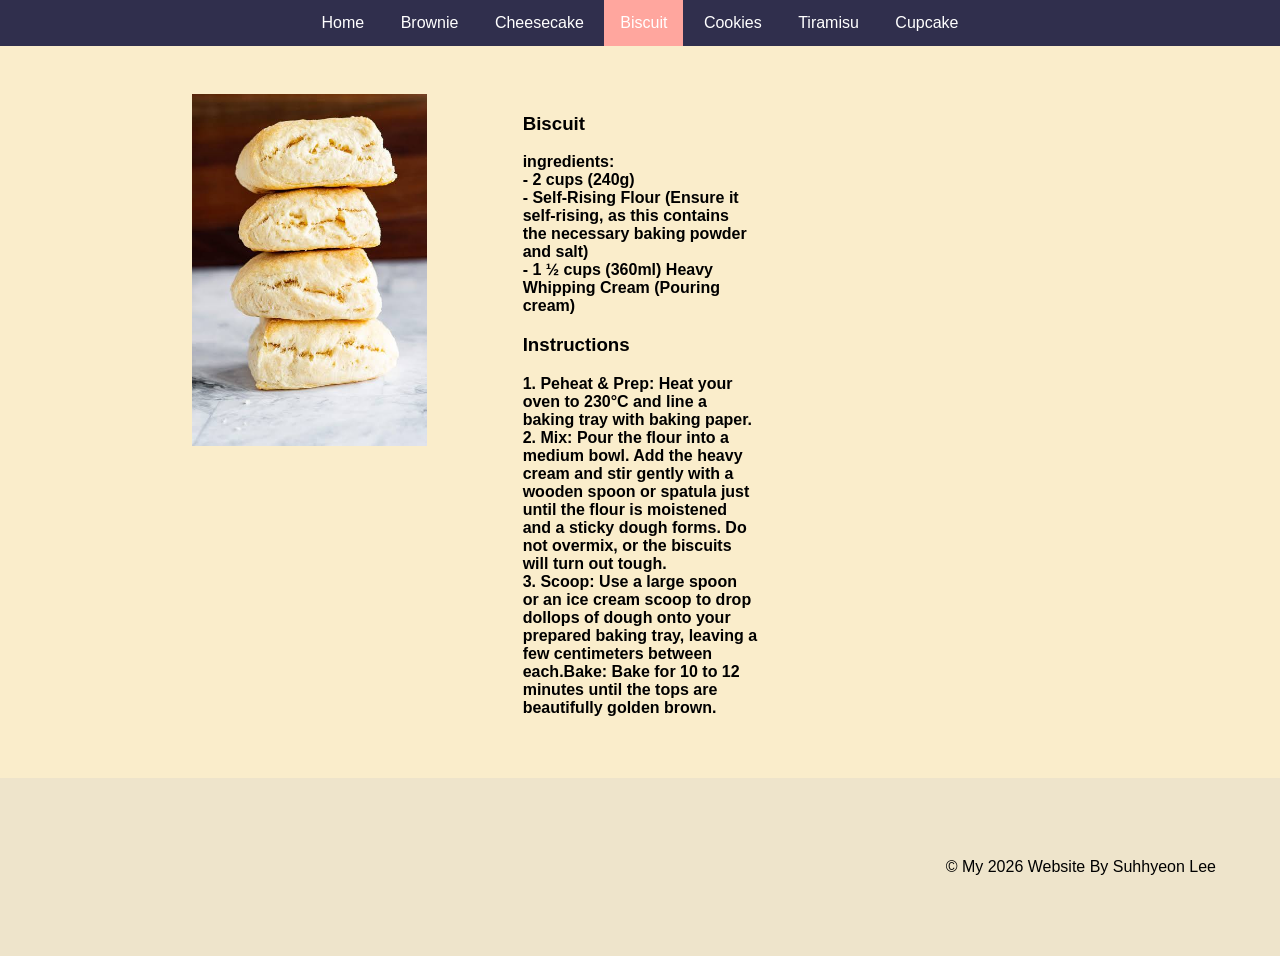
<file: website/biscuit.html>
<!DOCTYPE html>
<html lang="en">

<head>
    <meta charset="UTF-8">
    <meta name="viewport" content="width=device-width, initial-scale=1.0">
    <link rel="stylesheet" href="style.css">
    <title>Suhhyeon's portolio</title>
</head>
<!-- This is the main body of the website- ALL your content goes AFTER the <body> tag and before the </body> tag -->
<body>
    <nav class= "navbar">
        <nav>
            <ul>
              <li><a href="index.html">Home</a></li>
              <li><a href="brownie.html">Brownie</a></li>
              <li><a href="cheesecake.html">Cheesecake</a></li>
              <li id="active"><a href="biscuit.html">Biscuit</a></li>
              <li><a href="cookies.html">Cookies</a></li>
              <li><a href="tiramisu.html">Tiramisu</a></li>
              <li><a href="cupcake.html">Cupcake</a></li>
            </ul>
        </nav>
<!-- Topic one ------------------------------------------------------------------------------------------------- -->
    <!-- The First Topic Section -->
    <section class="topic">
        <!-- now a three column grid of images -->
        <div class="topic-content">
            <!-- one "card" which includes an image with a text below it -->
            <div class="topic-card">
                <img src="biscuit.jpg" alt="change this too!">
            </div>
            <div>
                <h1>Biscuit</h1>
                <h2>ingredients:<br>
                - 2 cups (240g) <br>
                - Self-Rising Flour (Ensure it self-rising, as this contains the necessary baking powder and salt)<br>
                - 1 ½ cups (360ml) Heavy Whipping Cream (Pouring cream) </h2>
                <h1>Instructions</h1>
                <h2>
                1. Peheat & Prep: Heat your oven to 230°C and line a baking tray with baking paper.<br>
                2. Mix: Pour the flour into a medium bowl. Add the heavy cream and stir gently with a wooden spoon or spatula just until the flour is moistened and a sticky dough forms. Do not overmix, or the biscuits will turn out tough.<br>
                3. Scoop: Use a large spoon or an ice cream scoop to drop dollops of dough onto your prepared baking tray, leaving a few centimeters between each.Bake: Bake for 10 to 12 minutes until the tops are beautifully golden brown.</h2>
            </div>
        </div>
    </section>
<!-- End of topic one------------------------------------------------------------------------------------------ -->

<!-- Copy and paste the section from above to make your next section -->



    <!-- A Simple Website Footer ------------------------------------------------------------------------------ -->
    <footer class="footer">
        <p>&copy; My 2026 Website By Suhhyeon Lee</p>
    </footer>

<!-- The end of the whole page- no more content after this! -->
 
</body>
</html>
</file>
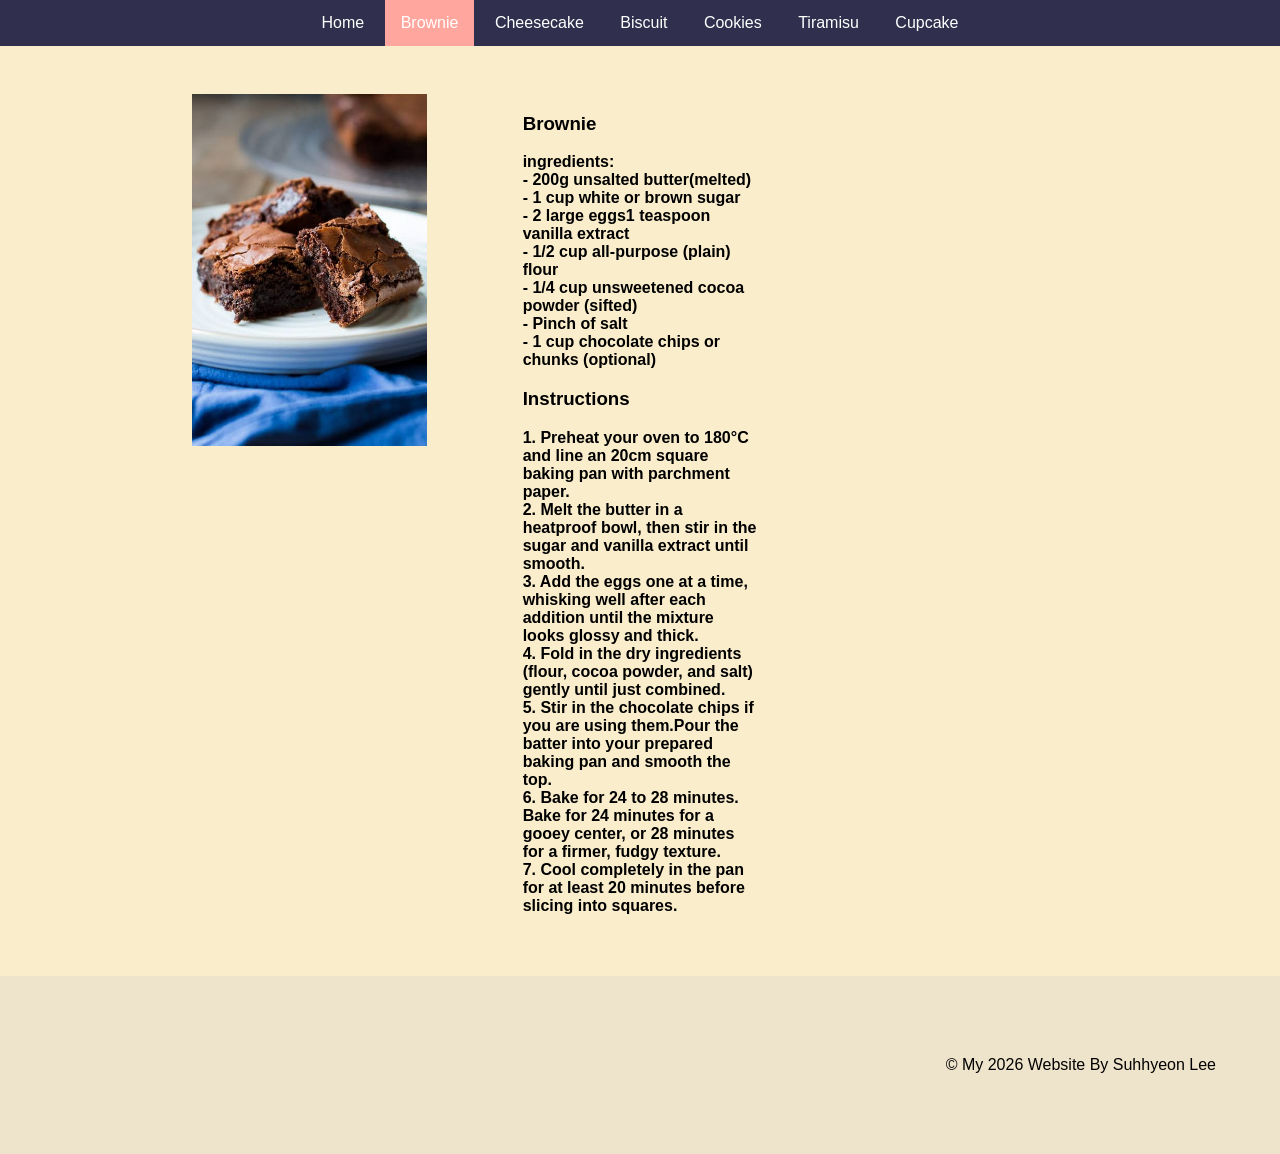
<file: website/brownie.html>
<!DOCTYPE html>
<html lang="en">

<head>
    <meta charset="UTF-8">
    <meta name="viewport" content="width=device-width, initial-scale=1.0">
    <link rel="stylesheet" href="style.css">
    <title>Suhhyeon's portolio</title>
</head>
<!-- This is the main body of the website- ALL your content goes AFTER the <body> tag and before the </body> tag -->
<body>
    <nav class= "navbar">
        <nav>
            <ul>
              <li><a href="index.html">Home</a></li>
              <li id="active"><a href="brownie.html">Brownie</a></li>
              <li><a href="cheesecake.html">Cheesecake</a></li>
              <li><a href="biscuit.html">Biscuit</a></li>
              <li><a href="cookies.html">Cookies</a></li>
              <li><a href="tiramisu.html">Tiramisu</a></li>
              <li><a href="cupcake.html">Cupcake</a></li>
            </ul>
        </nav>
<!-- Topic one ------------------------------------------------------------------------------------------------- -->
    <!-- The First Topic Section -->
    <section class="topic">
        <!-- now a three column grid of images -->
        <div class="topic-content">
            <!-- one "card" which includes an image with a text below it -->
            <div class="topic-card">
                <img src="brownies.jpg" alt="change this too!">
            </div>
            <div>
                <h1>Brownie</h1>
                <h2>ingredients:<br>
                - 200g unsalted butter(melted) <br>
                - 1 cup white or brown sugar<br>
                - 2 large eggs1 teaspoon vanilla extract<br>
                - 1/2 cup all-purpose (plain) flour<br>
                - 1/4 cup unsweetened cocoa powder (sifted)<br>
                - Pinch of salt<br>
                - 1 cup chocolate chips or chunks (optional)</h2>
                
                <h1>Instructions</h1>
                <h2>
                    1. Preheat your oven to 180°C and line an 20cm square baking pan with parchment paper.<br>
                    2. Melt the butter in a heatproof bowl, then stir in the sugar and vanilla extract until smooth.<br>
                    3. Add the eggs one at a time, whisking well after each addition until the mixture looks glossy and thick.<br>
                    4. Fold in the dry ingredients (flour, cocoa powder, and salt) gently until just combined.<br>
                    5. Stir in the chocolate chips if you are using them.Pour the batter into your prepared baking pan and smooth the top.<br>
                    6. Bake for 24 to 28 minutes. Bake for 24 minutes for a gooey center, or 28 minutes for a firmer, fudgy texture.<br>
                    7. Cool completely in the pan for at least 20 minutes before slicing into squares.</h2>
            </div>
            </div>
        </div>
    </section>
<!-- End of topic one------------------------------------------------------------------------------------------ -->

<!-- Copy and paste the section from above to make your next section -->



    <!-- A Simple Website Footer ------------------------------------------------------------------------------ -->
    <footer class="footer">
        <p>&copy; My 2026 Website By Suhhyeon Lee</p>
    </footer>

<!-- The end of the whole page- no more content after this! -->
 
</body>
</html>
</file>
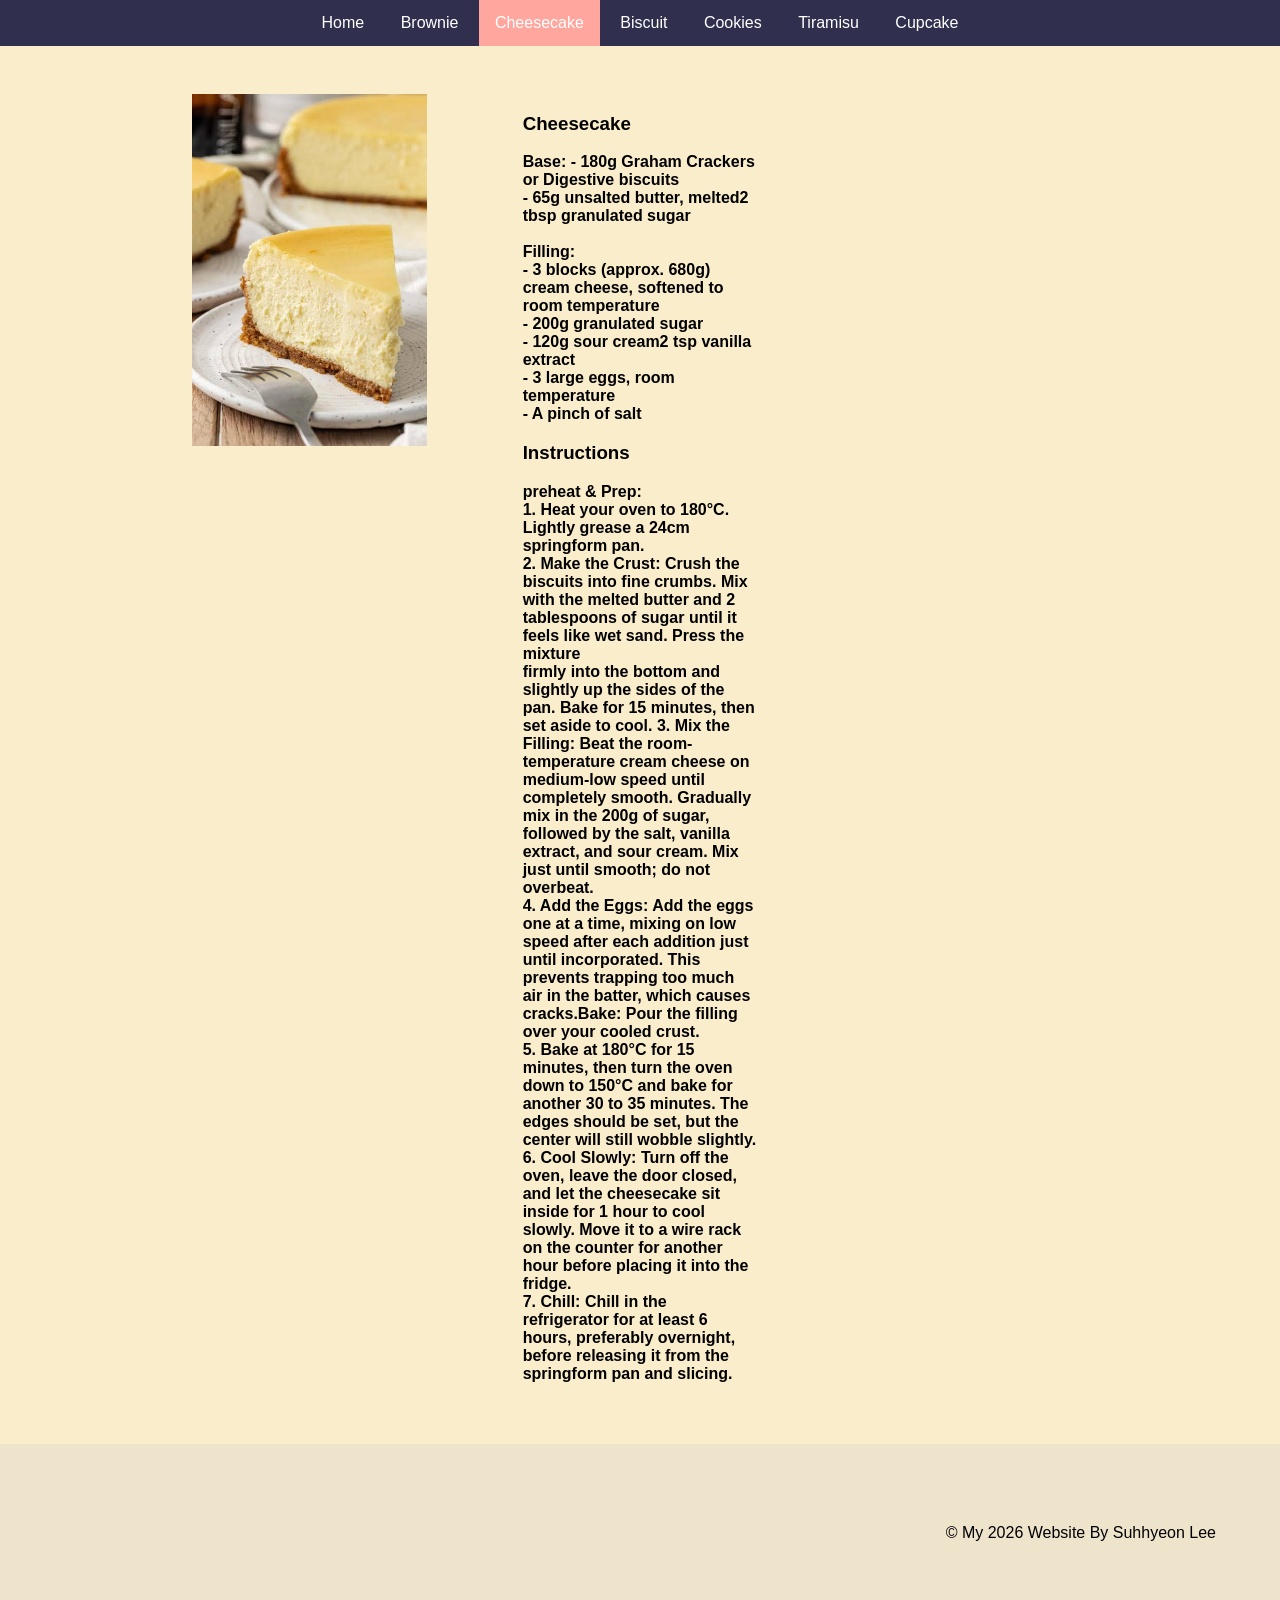
<file: website/cheesecake.html>
<!DOCTYPE html>
<html lang="en">

<head>
    <meta charset="UTF-8">
    <meta name="viewport" content="width=device-width, initial-scale=1.0">
    <link rel="stylesheet" href="style.css">
    <title>Suhhyeon's portolio</title>
</head>
<!-- This is the main body of the website- ALL your content goes AFTER the <body> tag and before the </body> tag -->
<body>
    <nav class= "navbar">
        <nav>
            <ul>
              <li><a href="index.html">Home</a></li>
              <li><a href="brownie.html">Brownie</a></li>
              <li id="active"><a href="cheesecake.html">Cheesecake</a></li>
              <li><a href="biscuit.html">Biscuit</a></li>
              <li><a href="cookies.html">Cookies</a></li>
              <li><a href="tiramisu.html">Tiramisu</a></li>
              <li><a href="cupcake.html">Cupcake</a></li>
            </ul>
        </nav>
<!-- Topic one ------------------------------------------------------------------------------------------------- -->
    <!-- The First Topic Section -->
    <section class="topic">
        <!-- now a three column grid of images -->
        <div class="topic-content">
            <!-- one "card" which includes an image with a text below it -->
            <div class="topic-card">
                <img src="cheesecake.jpg" alt="change this too!">
            </div>
            <div>
                <h1>Cheesecake</h1>
                <h2>Base:
                    - 180g Graham Crackers or Digestive biscuits<br>
                    - 65g unsalted butter, melted2 tbsp granulated sugar<br>
                    <br>
                    Filling:<br>
                    - 3 blocks (approx. 680g) cream cheese, softened to room temperature<br>
                    - 200g granulated sugar<br>
                    - 120g sour cream2 tsp vanilla extract<br>
                    - 3 large eggs, room temperature<br>
                    - A pinch of salt<br></h2>

                    <h1>Instructions</h1>
                    <h2>preheat & Prep: <br>
                    1. Heat your oven to 180°C. Lightly grease a 24cm springform pan.<br>
                    2. Make the Crust: Crush the biscuits into fine crumbs. Mix with the melted butter and 2 tablespoons of sugar until it feels like wet sand. Press the mixture<br>   firmly into the bottom and slightly up the sides of the pan. Bake for 15 minutes, then set aside to cool.
                    3. Mix the Filling: Beat the room-temperature cream cheese on medium-low speed until completely smooth. Gradually mix in the 200g of sugar, followed by the salt, vanilla extract, and sour cream. Mix just until smooth; do not overbeat.<br>
                    4. Add the Eggs: Add the eggs one at a time, mixing on low speed after each addition just until incorporated. This prevents trapping too much air in the batter, which causes cracks.Bake: Pour the filling over your cooled crust. <br>
                    5. Bake at 180°C for 15 minutes, then turn the oven down to 150°C and bake for another 30 to 35 minutes. The edges should be set, but the center will still wobble slightly.<br>
                    6. Cool Slowly: Turn off the oven, leave the door closed, and let the cheesecake sit inside for 1 hour to cool slowly. Move it to a wire rack on the counter for another hour before placing it into the fridge.<br>
                    7. Chill: Chill in the refrigerator for at least 6 hours, preferably overnight, before releasing it from the springform pan and slicing.
                </h2>
            </div>
        </div>
    </section>
<!-- End of topic one------------------------------------------------------------------------------------------ -->

<!-- Copy and paste the section from above to make your next section -->



    <!-- A Simple Website Footer ------------------------------------------------------------------------------ -->
    <footer class="footer">
        <p>&copy; My 2026 Website By Suhhyeon Lee</p>
    </footer>

<!-- The end of the whole page- no more content after this! -->
 
</body>
</html>
</file>
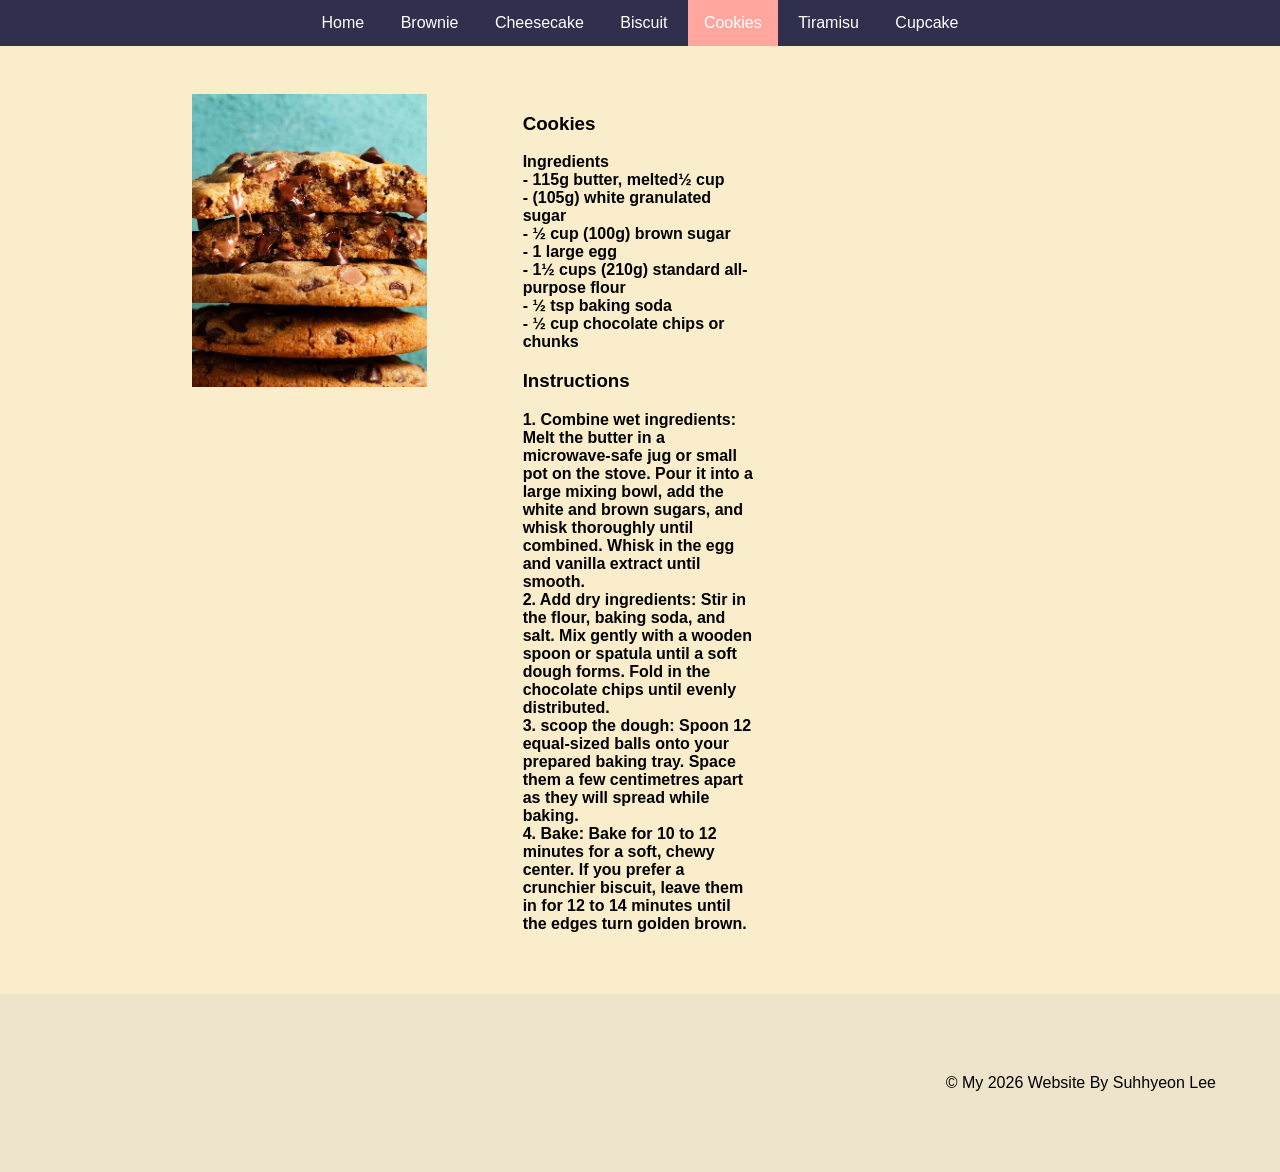
<file: website/cookies.html>
<!DOCTYPE html>
<html lang="en">

<head>
    <meta charset="UTF-8">
    <meta name="viewport" content="width=device-width, initial-scale=1.0">
    <link rel="stylesheet" href="style.css">
    <title>Suhhyeon's portolio</title>
</head>
<!-- This is the main body of the website- ALL your content goes AFTER the <body> tag and before the </body> tag -->
<body>
    <nav class= "navbar">
        <nav>
            <ul>
              <li><a href="index.html">Home</a></li>
              <li><a href="brownie.html">Brownie</a></li>
              <li><a href="cheesecake.html">Cheesecake</a></li>
              <li><a href="biscuit.html">Biscuit</a></li>
              <li id="active"><a href="cookies.html">Cookies</a></li>
              <li><a href="tiramisu.html">Tiramisu</a></li>
              <li><a href="cupcake.html">Cupcake</a></li>
            </ul>
        </nav>
<!-- Topic one ------------------------------------------------------------------------------------------------- -->
    <!-- The First Topic Section -->
    <section class="topic">
        <!-- now a three column grid of images -->
        <div class="topic-content">
            <!-- one "card" which includes an image with a text below it -->
            <div class="topic-card">
                <img src="cookies.jpg" alt="change this too!">
            </div>
            <div>
                <h1>Cookies</h1>
                <h2>Ingredients<br>
                - 115g butter, melted½ cup <br>
                - (105g) white granulated sugar<br>
                - ½ cup (100g) brown sugar<br>
                - 1 large egg<br>
                - 1½ cups (210g) standard all-purpose flour<br>
                - ½ tsp baking soda<br>
                - ½ cup chocolate chips or chunks<br></h2>
                <h1 >Instructions</h1>
              <h2>
                1. Combine wet ingredients: Melt the butter in a microwave-safe jug or small pot on the stove. Pour it into a large mixing bowl, add the white and brown sugars, and whisk thoroughly until combined. Whisk in the egg and vanilla extract until smooth.<br>
               2. Add dry ingredients: Stir in the flour, baking soda, and salt. Mix gently with a wooden spoon or spatula until a soft dough forms. Fold in the chocolate chips until evenly distributed.<br>
               3. scoop the dough: Spoon 12 equal-sized balls onto your prepared baking tray. Space them a few centimetres apart as they will spread while baking.<br>
               4. Bake: Bake for 10 to 12 minutes for a soft, chewy center. If you prefer a crunchier biscuit, leave them in for 12 to 14 minutes until the edges turn golden brown.</h2>
        </div>
    </section>
<!-- End of topic one------------------------------------------------------------------------------------------ -->

<!-- Copy and paste the section from above to make your next section -->



    <!-- A Simple Website Footer ------------------------------------------------------------------------------ -->
    <footer class="footer">
        <p>&copy; My 2026 Website By Suhhyeon Lee</p>
    </footer>

<!-- The end of the whole page- no more content after this! -->
 
</body>
</html>
</file>
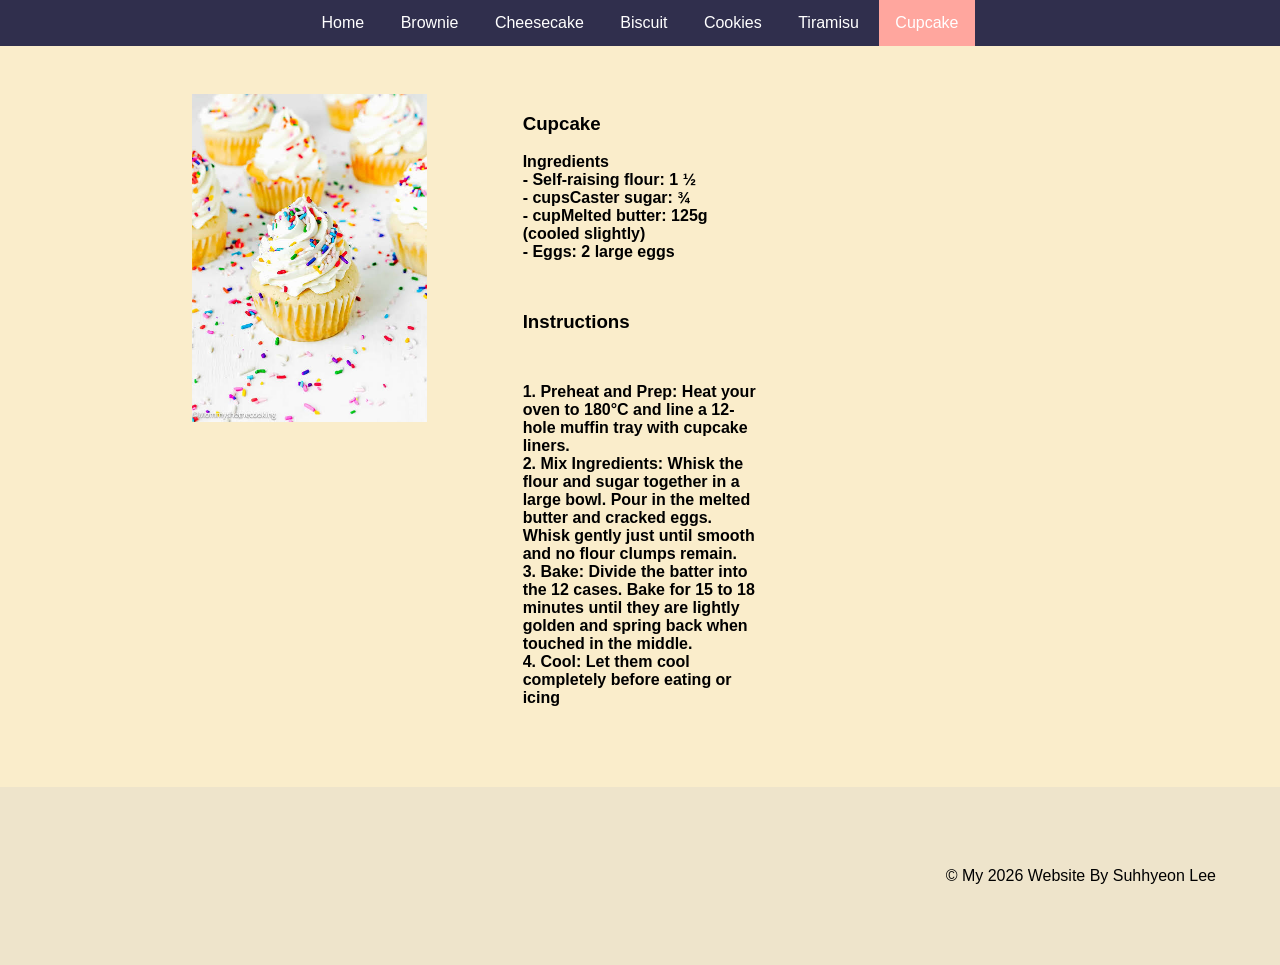
<file: website/cupcake.html>
<!DOCTYPE html>
<html lang="en">

<head>
    <meta charset="UTF-8">
    <meta name="viewport" content="width=device-width, initial-scale=1.0">
    <link rel="stylesheet" href="style.css">
    <title>Suhhyeon's portolio</title>
</head>
<!-- This is the main body of the website- ALL your content goes AFTER the <body> tag and before the </body> tag -->
<body>
    <nav class= "navbar">
        <nav>
            <ul>
              <li><a href="index.html">Home</a></li>
              <li><a href="brownie.html">Brownie</a></li>
              <li><a href="cheesecake.html">Cheesecake</a></li>
              <li><a href="biscuit.html">Biscuit</a></li>
              <li><a href="cookies.html">Cookies</a></li>
              <li><a href="tiramisu.html">Tiramisu</a></li>
              <li id="active"><a href="cupcake.html">Cupcake</a></li>
            </ul>
        </nav>
<!-- Topic one ------------------------------------------------------------------------------------------------- -->
    <!-- The First Topic Section -->
    <section class="topic">
        <!-- now a three column grid of images -->
        <div class="topic-content">
            <!-- one "card" which includes an image with a text below it -->
            <div class="topic-card">
                <img src="cupcake.jpg" alt="change this too!">
            </div>
            <div>
                <h1>Cupcake</h1>
                <h2>Ingredients<br>
                - Self-raising flour: 1 ½ <br>
                - cupsCaster sugar: ¾ <br>
                - cupMelted butter: 125g (cooled slightly)<br>
                - Eggs: 2 large eggs</h2><br>
                <h1>Instructions</h1><br>
                <h2>
                    1. Preheat and Prep: Heat your oven to 180°C and line a 12-hole muffin tray with cupcake liners.<br>
                    2. Mix Ingredients: Whisk the flour and sugar together in a large bowl. Pour in the melted butter and cracked eggs. Whisk gently just until smooth and no flour clumps remain.<br>
                    3. Bake: Divide the batter into the 12 cases. Bake for 15 to 18 minutes until they are lightly golden and spring back when touched in the middle.<br>
                    4. Cool: Let them cool completely before eating or icing</h2><br>

            </div>
        </div>
    </section>
<!-- End of topic one------------------------------------------------------------------------------------------ -->

<!-- Copy and paste the section from above to make your next section -->



    <!-- A Simple Website Footer ------------------------------------------------------------------------------ -->
    <footer class="footer">
        <p>&copy; My 2026 Website By Suhhyeon Lee</p>
    </footer>

<!-- The end of the whole page- no more content after this! -->
 
</body>
</html>
</file>
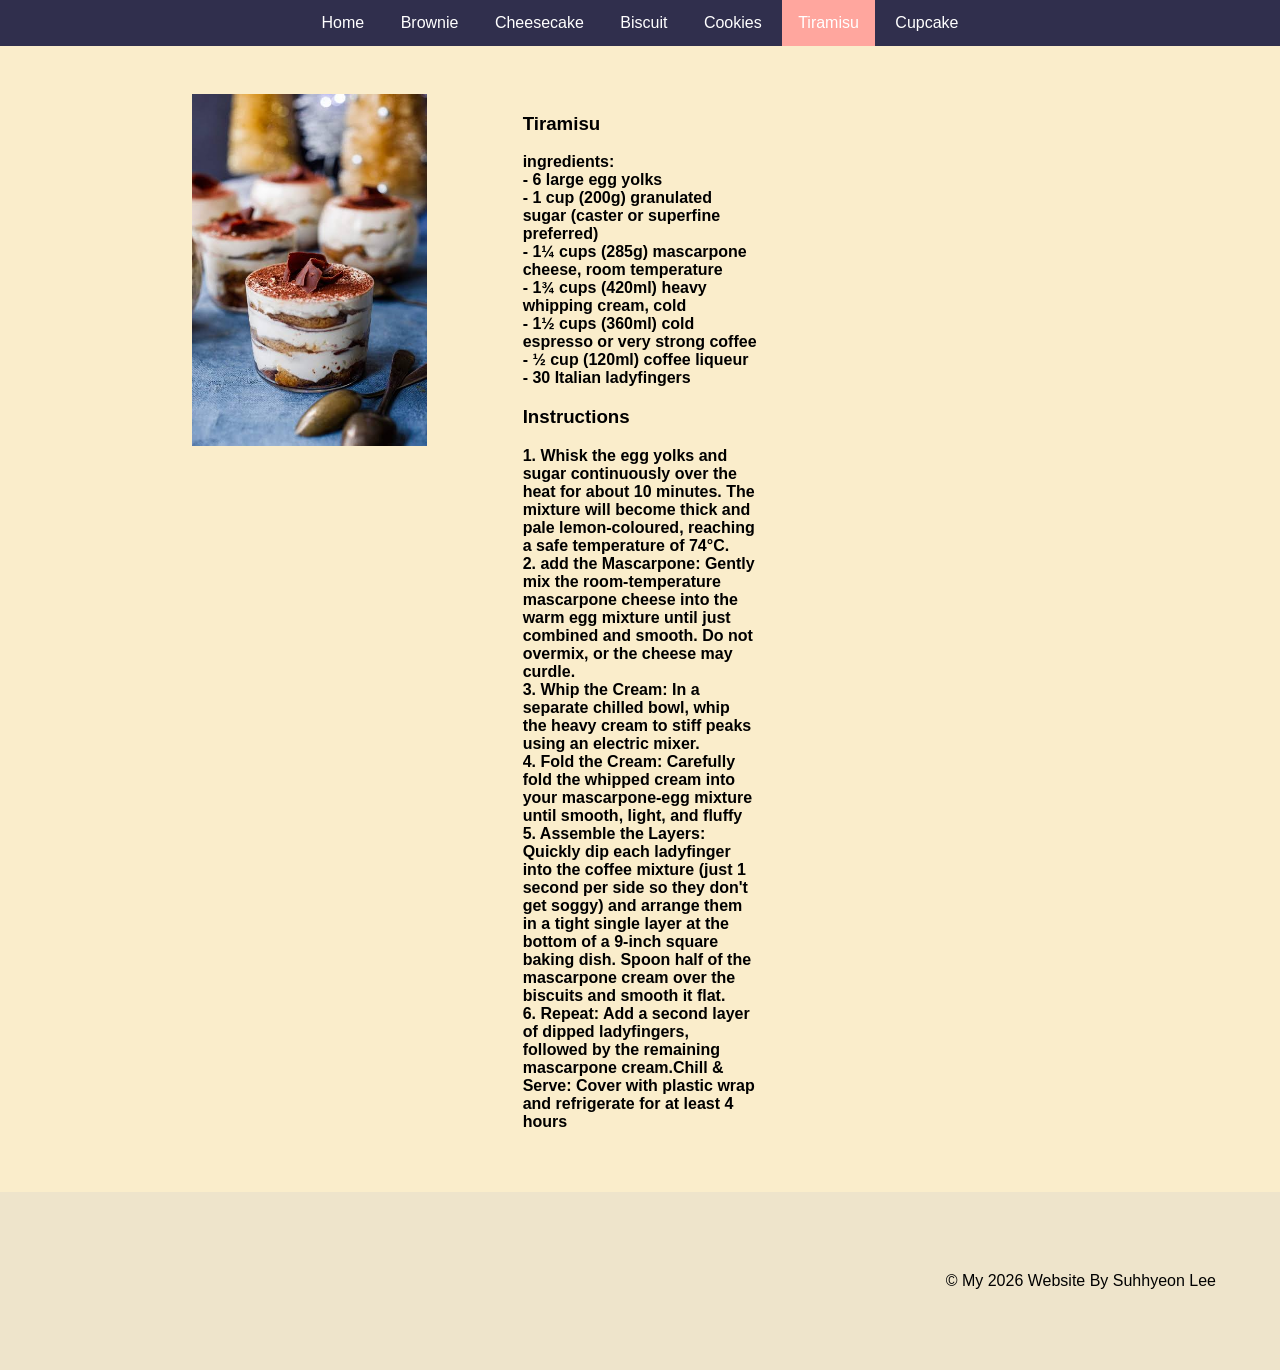
<file: website/tiramisu.html>
<!DOCTYPE html>
<html lang="en">

<head>
    <meta charset="UTF-8">
    <meta name="viewport" content="width=device-width, initial-scale=1.0">
    <link rel="stylesheet" href="style.css">
    <title>Suhhyeon's portolio</title>
</head>
<!-- This is the main body of the website- ALL your content goes AFTER the <body> tag and before the </body> tag -->
<body>
    <nav class= "navbar">
        <nav>
            <ul>
              <li><a href="index.html">Home</a></li>
              <li><a href="brownie.html">Brownie</a></li>
              <li><a href="cheesecake.html">Cheesecake</a></li>
              <li><a href="biscuit.html">Biscuit</a></li>
              <li><a href="cookies.html">Cookies</a></li>
              <li id="active"><a href="tiramisu.html">Tiramisu</a></li>
              <li><a href="cupcake.html">Cupcake</a></li>
            </ul>
        </nav>
<!-- Topic one ------------------------------------------------------------------------------------------------- -->
    <!-- The First Topic Section -->
    <section class="topic">
        <!-- now a three column grid of images -->
        <div class="topic-content">
            <!-- one "card" which includes an image with a text below it -->
            <div class="topic-card">
                <img src="tiramisu.jpg" alt="change this too!">
            </div>
            <div>
                <h1>Tiramisu</h1>
                <h2>ingredients: <br>
                    - 6 large egg yolks<br>
                    - 1 cup (200g) granulated sugar (caster or superfine preferred)<br>
                    -  1¼ cups (285g) mascarpone cheese, room temperature<br>
                    - 1¾ cups (420ml) heavy whipping cream, cold<br>
                    - 1½ cups (360ml) cold espresso or very strong coffee<br>
                    - ½ cup (120ml) coffee liqueur<br>
                    -  30 Italian ladyfingers<br></h2>
                    <h1>Instructions </h1>
                   <h2>
                    1. Whisk the egg yolks and sugar continuously over the heat for about 10 minutes. The mixture will become thick and pale lemon-coloured, reaching a safe temperature of 74°C.<br>
                    2. add the Mascarpone: Gently mix the room-temperature mascarpone cheese into the warm egg mixture until just combined and smooth. Do not overmix, or the cheese may curdle.<br>
                    3. Whip the Cream: In a separate chilled bowl, whip the heavy cream to stiff peaks using an electric mixer.<br>
                    4. Fold the Cream: Carefully fold the whipped cream into your mascarpone-egg mixture until smooth, light, and fluffy<br>
                    5. Assemble the Layers: Quickly dip each ladyfinger into the coffee mixture (just 1 second per side so they don't get soggy) and arrange them in a tight single layer at the bottom of a 9-inch square baking dish. Spoon half of the mascarpone cream over the biscuits and smooth it flat.<br>
                    6. Repeat: Add a second layer of dipped ladyfingers, followed by the remaining mascarpone cream.Chill & Serve: Cover with plastic wrap and refrigerate for at least 4 hours<br></h2>
                </h2>
            </div>
        </div>
    </section>
<!-- End of topic one------------------------------------------------------------------------------------------ -->

<!-- Copy and paste the section from above to make your next section -->



    <!-- A Simple Website Footer ------------------------------------------------------------------------------ -->
    <footer class="footer">
        <p>&copy; My 2026 Website By Suhhyeon Lee</p>
    </footer>

<!-- The end of the whole page- no more content after this! -->
 
</body>
</html>
</file>
<file: website/style.css>
/* A simple css reset */
body,
html {
    margin: 0;
    padding: 0;
    height: 100%;
    /* The Font Family- Really important!! */
    font-family: Arial, sans-serif;
    box-sizing: border-box;
    background-color: #FAEDCB;
}

/* reset for images to ensure they ar 100% of the parent container width */
img {
    width: 100%;
}

  
/* The hero section styling- use your OWN Hero Image URL here */
.hero {
    background-image: url('image/placeholder.jpg');
    height: 25vh;
    background-size: cover;
    background-position: center;
    display: flex;
    justify-content: center;
    align-items: center;
    color: rgb(255, 255, 255);
    text-align: center;
    position: relative;
}

/* BIG text styling for the hero section text */
.hero-text {
    font-size: 4em;
    font-weight: bold;
}
h2{
    font-size: 1em;
    color: black;
}
/* nice big font on a banner style background */
.topic-title{
    color: rgb(#f2cbde);
    font-size: 1em;
    padding: 0.1em 3em;
    background-color: rgb(#FAEDCB);
    text-align: center;
}

/* Three column grid with a nice big gap */
.topic-content{
    display: grid;
    grid-template-columns: repeat(3, 1fr);
    gap: 6em;
    /* bring the whole section in off the sides of the page */
    width: 70%;
    /* top margin of 3em and center right/left */
    margin: 3em auto;
}

/* Styling for the individual topic cards rounded edges background color and a drop shadow */


/* Styling for a footer section to take a bit of spcae at the bottom of the page */
.footer{
    background-color:#eee4cb;
    color: rgb(0, 0, 0);
    text-align: right;
    padding: 4em 4em;
}
/* nav bar */
nav ul{
    list-style-type: none;
    margin: 0;
    padding: 0;
    overflow: hidden;
    color: white;
    background-color: #302f4d;
    top: 0;
    width: 100%;
    text-align: center;
  }
  
  /* how the list of pages sits */
  nav ul li{
    display: inline-block;
    font-size: 1rem;
  }
  
  /* the nav text */
  nav li a{
    display: block;
    color: white;
    text-align: center;
    padding: 14px 16px;
    text-decoration: none;
  }
  
  nav li:hover{
    background-color: #b8f2e6;
  }
  
  nav #active{
    background-color: #ffa69e;
  }

  .imagecreation{
    background-image: url('image/placeholder.jpg');
    height: 25vh;
    background-size: cover;
    background-position: center;
    display: flex;
    justify-content: center;
    align-items: center;
    color: white;
    text-align: center;
    position: relative;
    background-color: rgb(71, 71, 71);
    color: white;
    padding: 1em;
    border-radius: 0.5em;
    box-shadow: 10px 10px 10px rgba(0, 0, 0, 0.2);
    display: inline-block;
    font-size: 1rem;
    display: block;
    color: rgb(255, 255, 255);
    text-align: center;
    padding: 14px 16px;
    text-decoration: none;
  }


/* Styling for the topic card titles */
.topic-card-text{
    font-size: 1.5em;
    margin-bottom: 0.5em;
    /* center align text */
    text-align: center;
}
</file>
